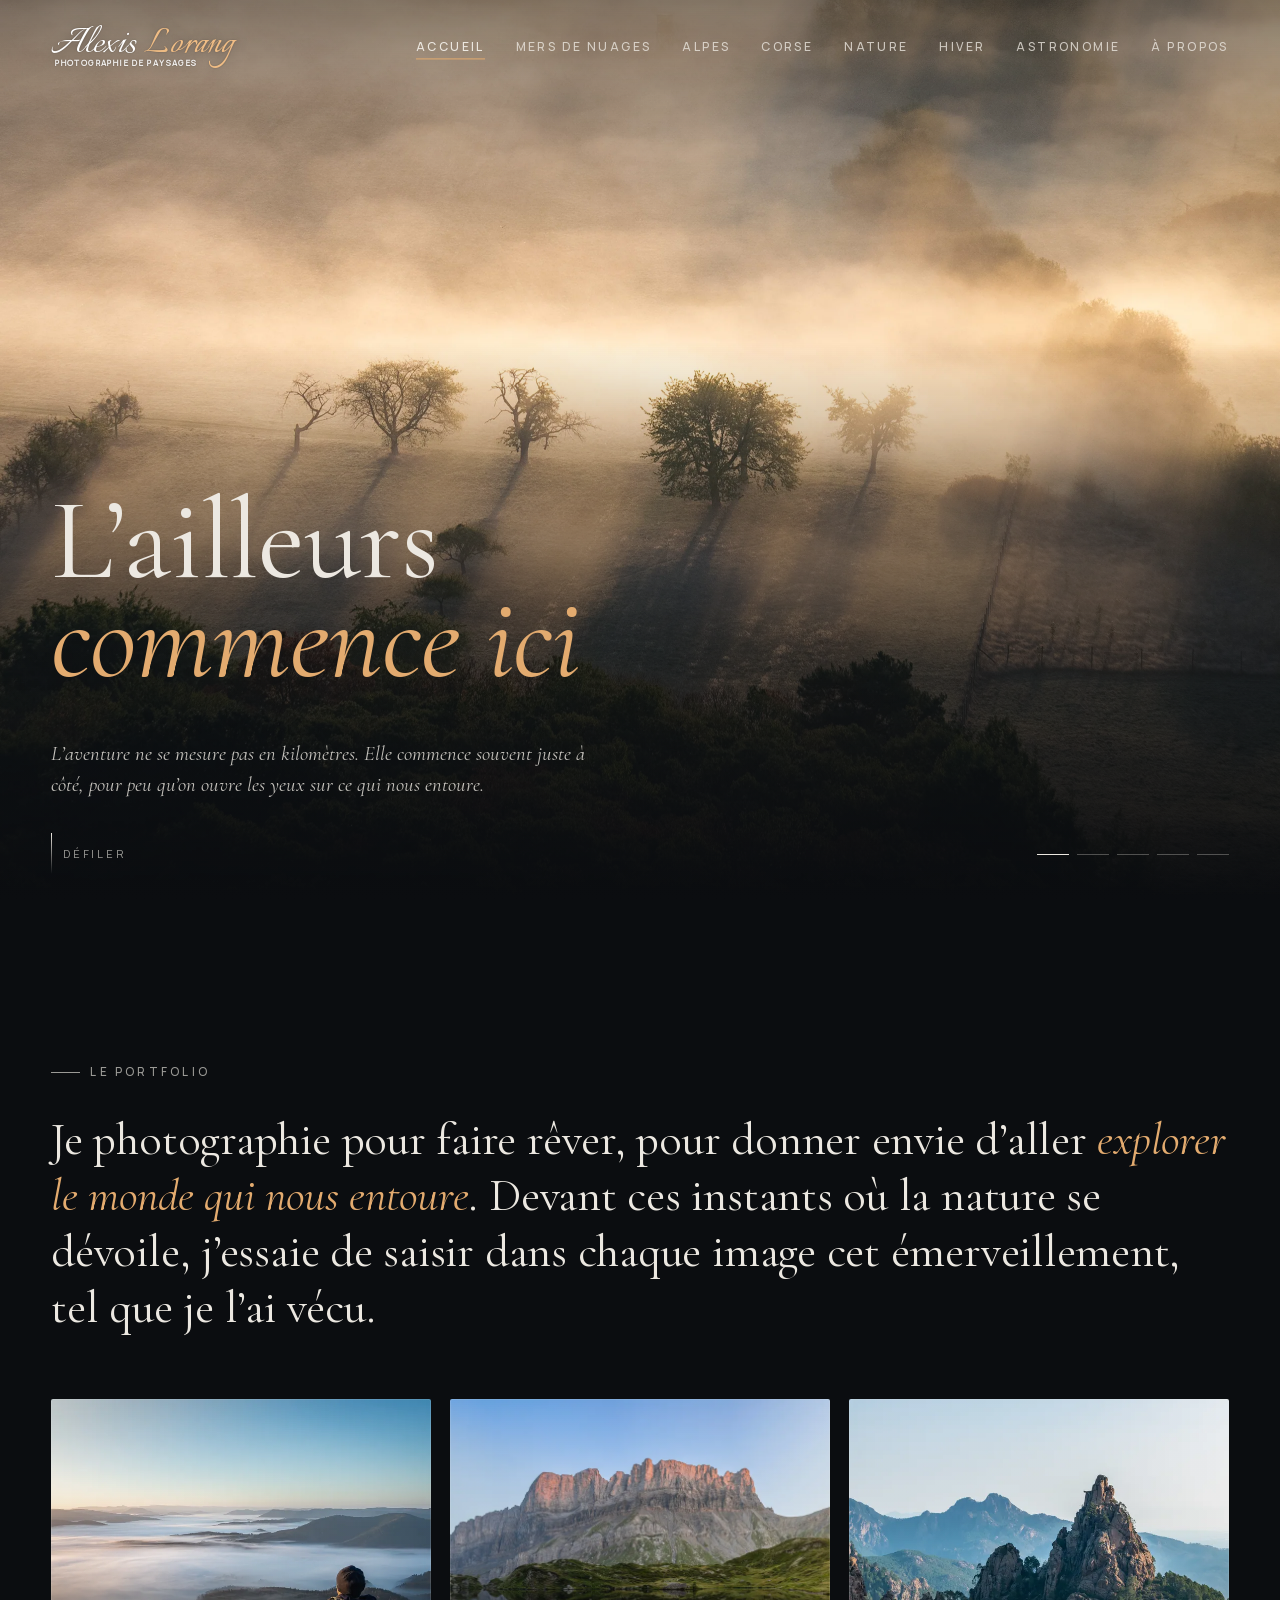
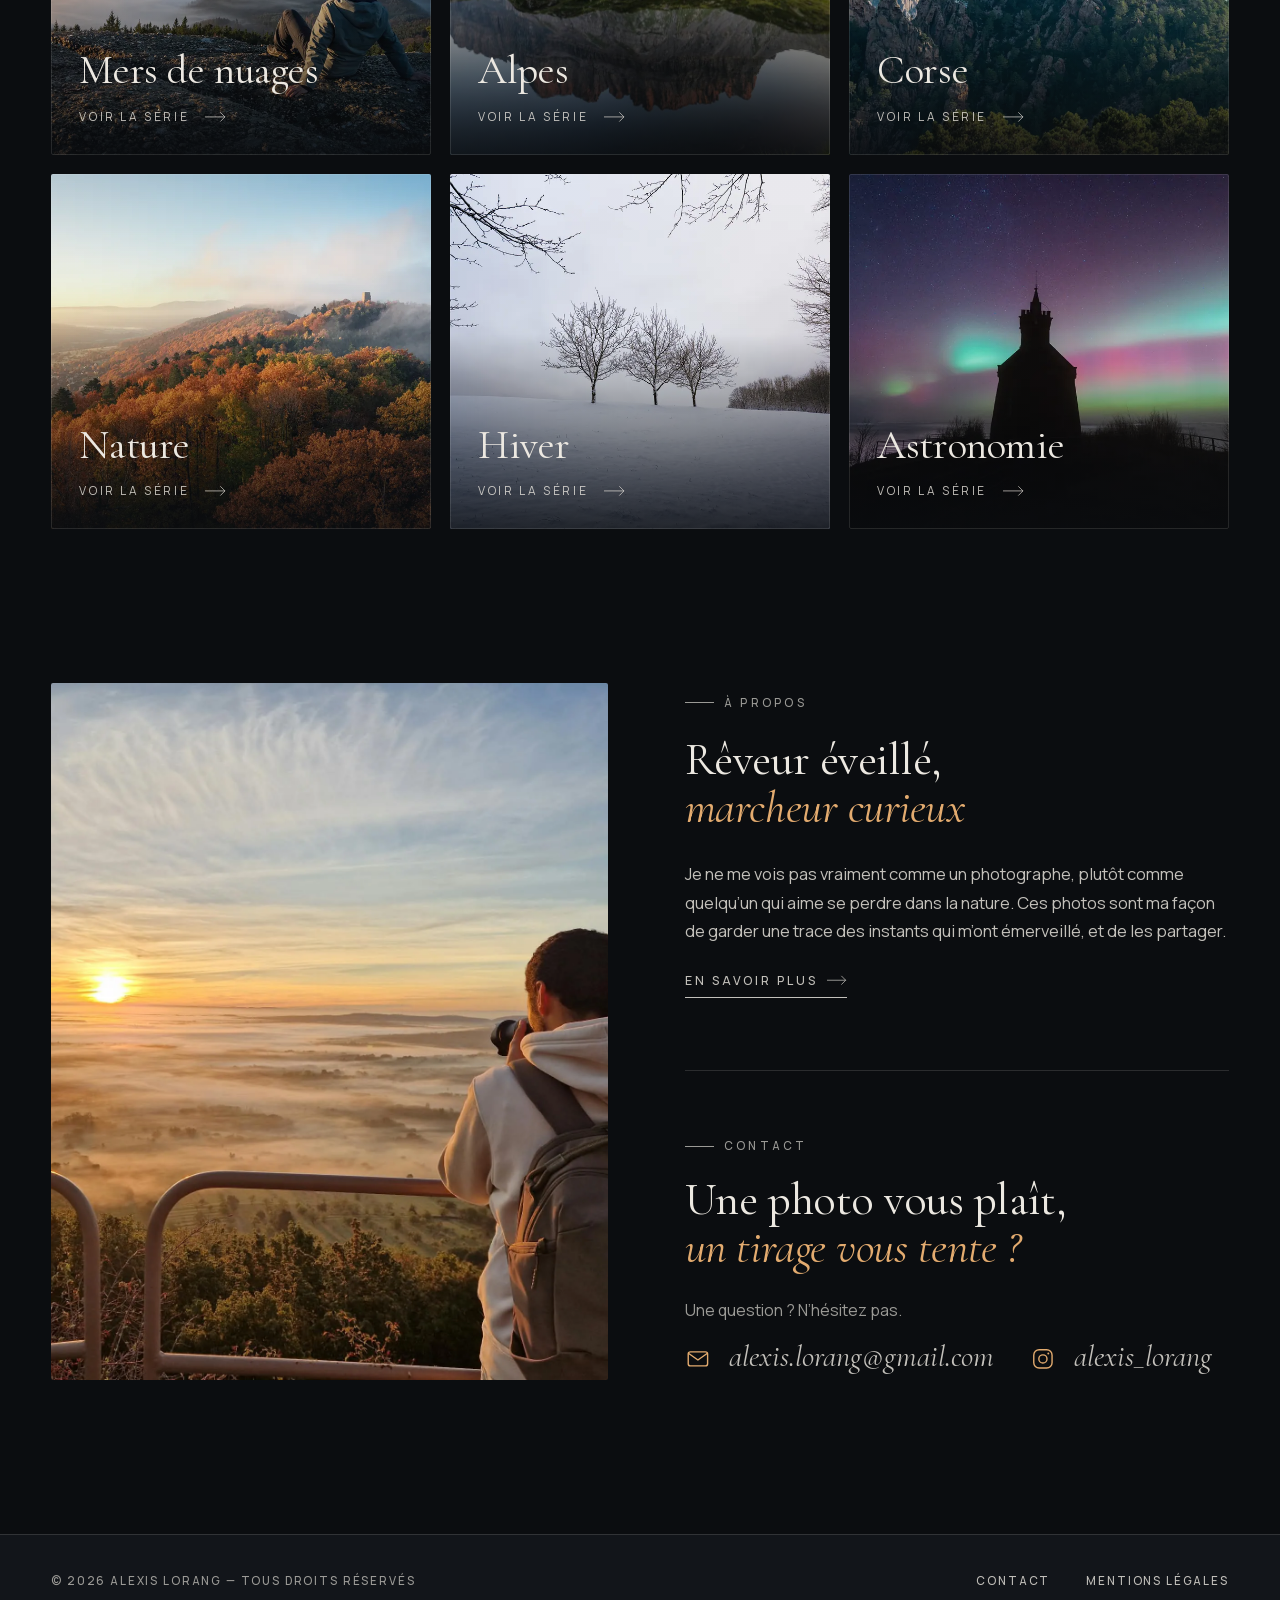
<file: index.html>
<!doctype html>
<html lang="fr">
<head>
  <meta charset="utf-8">
  <meta name="viewport" content="width=device-width, initial-scale=1">
  <!-- À MODIFIER : titre et description affichés dans Google et lors d'un partage -->
  <title>Alexis Lorang — Photographie de paysages</title>
  <meta name="description" content="Portfolio de photographie de paysage : mers de nuages, Alpes, Corse, nature et astronomie.">
  <meta name="theme-color" content="#0b0d10">
  <link rel="icon" href="assets/img/icones/favicon.svg" type="image/svg+xml">
  <link rel="icon" href="assets/img/icones/favicon-32.png" sizes="32x32" type="image/png">
  <link rel="apple-touch-icon" href="assets/img/icones/apple-touch-icon.png">
  <meta name="color-scheme" content="dark">
  <meta property="og:title" content="Alexis Lorang — Photographie de paysages">
  <meta property="og:description" content="Sommets des Alpes et mers de nuages.">
  <meta property="og:image" content="assets/photos/mers-de-nuages/c2.webp">
  <link rel="stylesheet" href="assets/css/polices.css">
  <link rel="preload" as="image" href="assets/photos/mers-de-nuages/maree-basse/b1.webp">
  <link rel="stylesheet" href="assets/css/style.css">
  <!-- blocking="render" : le cadrage et la mise en page sont appliqués avant le premier affichage
       (sinon la transition entre pages montre la photo de couverture mal placée puis la recale) -->
  <script src="assets/data/disposition.js" defer blocking="render"></script>
  <script src="assets/js/main.js" defer blocking="render"></script>
</head>
<body>

  <header class="entete">
    <!-- À MODIFIER : nom / signature -->
    <a class="logo" href="index.html" aria-label="Alexis Lorang — Accueil"><span class="logo__nom">Alexis <em>Lorang</em></span><span class="logo__sous">Photographie de paysages</span></a>
    <nav class="nav" id="menu" aria-label="Navigation principale"><!-- nav:debut -->
      <div class="nav__item nav__item--accueil"><a href="index.html" aria-current="page"><img src="assets/photos/mers-de-nuages/c2-s.webp" alt="" loading="lazy">Accueil</a></div>
      <div class="nav__item"><a href="mers-de-nuages.html"><img src="assets/photos/mers-de-nuages/dsc4957-s.webp" alt="" loading="lazy">Mers de nuages</a></div>
      <div class="nav__item"><a href="alpes.html"><img src="assets/photos/alpes/aiguilles-rouges/dsc3370-panorama-modifier-s.webp" alt="" loading="lazy">Alpes</a></div>
      <div class="nav__item"><a href="corse.html"><img src="assets/photos/corse/dsc0862-s.webp" alt="" loading="lazy">Corse</a></div>
      <div class="nav__item"><a href="nature.html"><img src="assets/photos/nature/dsc0860-s.webp" alt="" loading="lazy">Nature</a></div>
      <div class="nav__item"><a href="hiver.html"><img src="assets/photos/hiver/dsc6053-modifier-s.webp" alt="" loading="lazy">Hiver</a></div>
      <div class="nav__item"><a href="astronomie.html"><img src="assets/photos/astronomie/aurores-boreales/dsc6161-modifier-s.webp" alt="" loading="lazy">Astronomie</a></div>
      <div class="nav__item"><a href="a-propos.html">À propos</a></div>
      <!-- nav:fin --></nav>
    <button class="burger" type="button" aria-label="Menu" aria-controls="menu" aria-expanded="false"><i></i><i></i></button>
  </header>

  <main>
    <!-- Bandeau : pour changer les images du diaporama, modifier les <img> ci-dessous -->
    <section class="hero">
      <div class="hero__fond" aria-hidden="true">
        <div class="hero__vue est-active"><img src="assets/photos/mers-de-nuages/maree-basse/b1.webp" alt=""></div>
        <div class="hero__vue"><img src="assets/photos/alpes/aiguilles-rouges/dsc3370-panorama-modifier.webp" alt="" loading="lazy"></div>
        <div class="hero__vue"><img src="assets/photos/corse/dsc0862.webp" alt="" loading="lazy"></div>
        <div class="hero__vue"><img src="assets/photos/nature/dsc0860.webp" alt="" loading="lazy"></div>
        <div class="hero__vue"><img src="assets/photos/astronomie/aurores-boreales/dsc6230-modifier-modifier-modifier.webp" alt="" loading="lazy"></div>
      </div>

      <div class="hero__texte">
        <h1>
          <span class="ligne"><span>L’ailleurs</span></span>
          <span class="ligne"><span><em>commence ici</em></span></span>
        </h1>
        <!-- À MODIFIER : phrase d'accroche -->
        <p class="fondu">L’aventure ne se mesure pas en kilomètres. Elle commence souvent juste à côté, pour peu qu’on ouvre les yeux sur ce qui nous entoure.</p>
      </div>

      <div class="hero__bas fondu">
        <span class="defile">Défiler</span>
        <div class="puces"></div>
      </div>
    </section>

    <section class="section">
      <div class="conteneur">
        <span class="surtitre apparait">Le portfolio</span>
        <!-- À MODIFIER : texte de présentation -->
        <p class="manifeste apparait">Je photographie pour faire rêver, pour donner envie d’aller <em>explorer le monde qui nous entoure</em>. Devant ces instants où la nature se dévoile, j’essaie de saisir dans chaque image cet émerveillement, tel que je l’ai vécu.</p>

        <div class="series"><!-- series:debut -->
          <a class="serie" href="mers-de-nuages.html" style="--delai:0.00s">
            <img src="assets/photos/mers-de-nuages/dsc4957.webp" srcset="assets/photos/mers-de-nuages/dsc4957-s.webp 1000w, assets/photos/mers-de-nuages/dsc4957.webp 2560w" sizes="(max-width: 760px) 100vw, 34vw" alt="" loading="lazy">
            <div>
              <h3>Mers de nuages</h3>
              <div class="serie__meta">Voir la série <svg viewBox="0 0 32 16" fill="none" stroke="currentColor" stroke-width="1.2" aria-hidden="true"><path d="M0 8h30M23 1l7 7-7 7"/></svg></div>
            </div>
          </a>
          <a class="serie" href="alpes.html" style="--delai:0.12s">
            <img src="assets/photos/alpes/aiguilles-rouges/dsc3370-panorama-modifier.webp" srcset="assets/photos/alpes/aiguilles-rouges/dsc3370-panorama-modifier-s.webp 1000w, assets/photos/alpes/aiguilles-rouges/dsc3370-panorama-modifier.webp 2560w" sizes="(max-width: 760px) 100vw, 34vw" alt="" loading="lazy">
            <div>
              <h3>Alpes</h3>
              <div class="serie__meta">Voir la série <svg viewBox="0 0 32 16" fill="none" stroke="currentColor" stroke-width="1.2" aria-hidden="true"><path d="M0 8h30M23 1l7 7-7 7"/></svg></div>
            </div>
          </a>
          <a class="serie" href="corse.html" style="--delai:0.24s">
            <img src="assets/photos/corse/dsc0862.webp" srcset="assets/photos/corse/dsc0862-s.webp 1000w, assets/photos/corse/dsc0862.webp 2560w" sizes="(max-width: 760px) 100vw, 34vw" alt="" loading="lazy">
            <div>
              <h3>Corse</h3>
              <div class="serie__meta">Voir la série <svg viewBox="0 0 32 16" fill="none" stroke="currentColor" stroke-width="1.2" aria-hidden="true"><path d="M0 8h30M23 1l7 7-7 7"/></svg></div>
            </div>
          </a>
          <a class="serie" href="nature.html" style="--delai:0.00s">
            <img src="assets/photos/nature/dsc0860.webp" srcset="assets/photos/nature/dsc0860-s.webp 1000w, assets/photos/nature/dsc0860.webp 2560w" sizes="(max-width: 760px) 100vw, 34vw" alt="" loading="lazy">
            <div>
              <h3>Nature</h3>
              <div class="serie__meta">Voir la série <svg viewBox="0 0 32 16" fill="none" stroke="currentColor" stroke-width="1.2" aria-hidden="true"><path d="M0 8h30M23 1l7 7-7 7"/></svg></div>
            </div>
          </a>
          <a class="serie" href="hiver.html" style="--delai:0.12s">
            <img src="assets/photos/hiver/dsc6053-modifier.webp" srcset="assets/photos/hiver/dsc6053-modifier-s.webp 738w, assets/photos/hiver/dsc6053-modifier.webp 1889w" sizes="(max-width: 760px) 100vw, 34vw" alt="" loading="lazy">
            <div>
              <h3>Hiver</h3>
              <div class="serie__meta">Voir la série <svg viewBox="0 0 32 16" fill="none" stroke="currentColor" stroke-width="1.2" aria-hidden="true"><path d="M0 8h30M23 1l7 7-7 7"/></svg></div>
            </div>
          </a>
          <a class="serie" href="astronomie.html" style="--delai:0.24s">
            <img src="assets/photos/astronomie/aurores-boreales/dsc6161-modifier.webp" srcset="assets/photos/astronomie/aurores-boreales/dsc6161-modifier-s.webp 1000w, assets/photos/astronomie/aurores-boreales/dsc6161-modifier.webp 2560w" sizes="(max-width: 760px) 100vw, 34vw" alt="" loading="lazy">
            <div>
              <h3>Astronomie</h3>
              <div class="serie__meta">Voir la série <svg viewBox="0 0 32 16" fill="none" stroke="currentColor" stroke-width="1.2" aria-hidden="true"><path d="M0 8h30M23 1l7 7-7 7"/></svg></div>
            </div>
          </a>
          <!-- series:fin --></div>
      </div>
    </section>

    <section class="section section--serree">
      <div class="conteneur deux-colonnes">
        <div class="cadre cadre--portrait devoile">
          <img src="assets/img/a-propos.webp" alt="Le photographe de dos, appareil à l’œil, face au soleil levant sur une plaine noyée de brume" width="2048" height="1536" style="object-position: 70% 50%" loading="lazy">
        </div>
        <div class="texte">
          <span class="surtitre apparait">À propos</span>
          <h2 class="apparait">Rêveur éveillé, <em>marcheur curieux</em></h2>
          <!-- À MODIFIER : courte présentation -->
          <p class="apparait">Je ne me vois pas vraiment comme un photographe, plutôt comme quelqu’un qui aime se perdre dans la nature. Ces photos sont ma façon de garder une trace des instants qui m’ont émerveillé, et de les partager.</p>
          <p class="apparait"><a class="lien" href="a-propos.html">En savoir plus
            <svg viewBox="0 0 32 16" fill="none" stroke="currentColor" stroke-width="1.2" aria-hidden="true"><path d="M0 8h30M23 1l7 7-7 7"/></svg></a></p>
          <!-- Contact : dans la colonne de droite, sous la présentation -->
          <div class="contact contact--colonne">
            <span class="surtitre apparait">Contact</span>
            <h2 class="apparait">Une photo vous plaît, <em>un tirage vous tente&nbsp;?</em></h2>
            <p class="contact__note apparait">Une question&nbsp;? N’hésitez pas.</p>
            <!-- Mail et Instagram au même niveau : icône épurée + identifiant -->
            <ul class="contact__liens apparait">
              <li><a class="contact__lien" href="mailto:alexis.lorang@gmail.com">
                <svg viewBox="0 0 24 24" aria-hidden="true"><rect x="3" y="5.5" width="18" height="13" rx="2"/><path d="m3.5 7 8.5 6 8.5-6"/></svg>
                <span>alexis.lorang@gmail.com</span></a></li>
              <li><a class="contact__lien" href="https://www.instagram.com/alexis_lorang/" target="_blank" rel="noopener" aria-label="Instagram : alexis_lorang">
                <svg viewBox="0 0 24 24" aria-hidden="true"><rect x="3.5" y="3.5" width="17" height="17" rx="5"/><circle cx="12" cy="12" r="3.8"/><circle class="plein" cx="17" cy="7" r="0.9"/></svg>
                <span>alexis_lorang</span></a></li>
            </ul>
          </div>
        </div>
      </div>
    </section>
  </main>

  <footer class="pied">
    <p class="pied__copy">© <span data-annee>2026</span> Alexis Lorang <span class="pied__droits">— Tous droits réservés</span></p>
    <nav class="pied__liens" aria-label="Liens utiles">
      <a href="a-propos.html#contact">Contact</a>
      <a href="mentions-legales.html">Mentions légales</a>
    </nav>
  </footer>

</body>
</html>
</file>
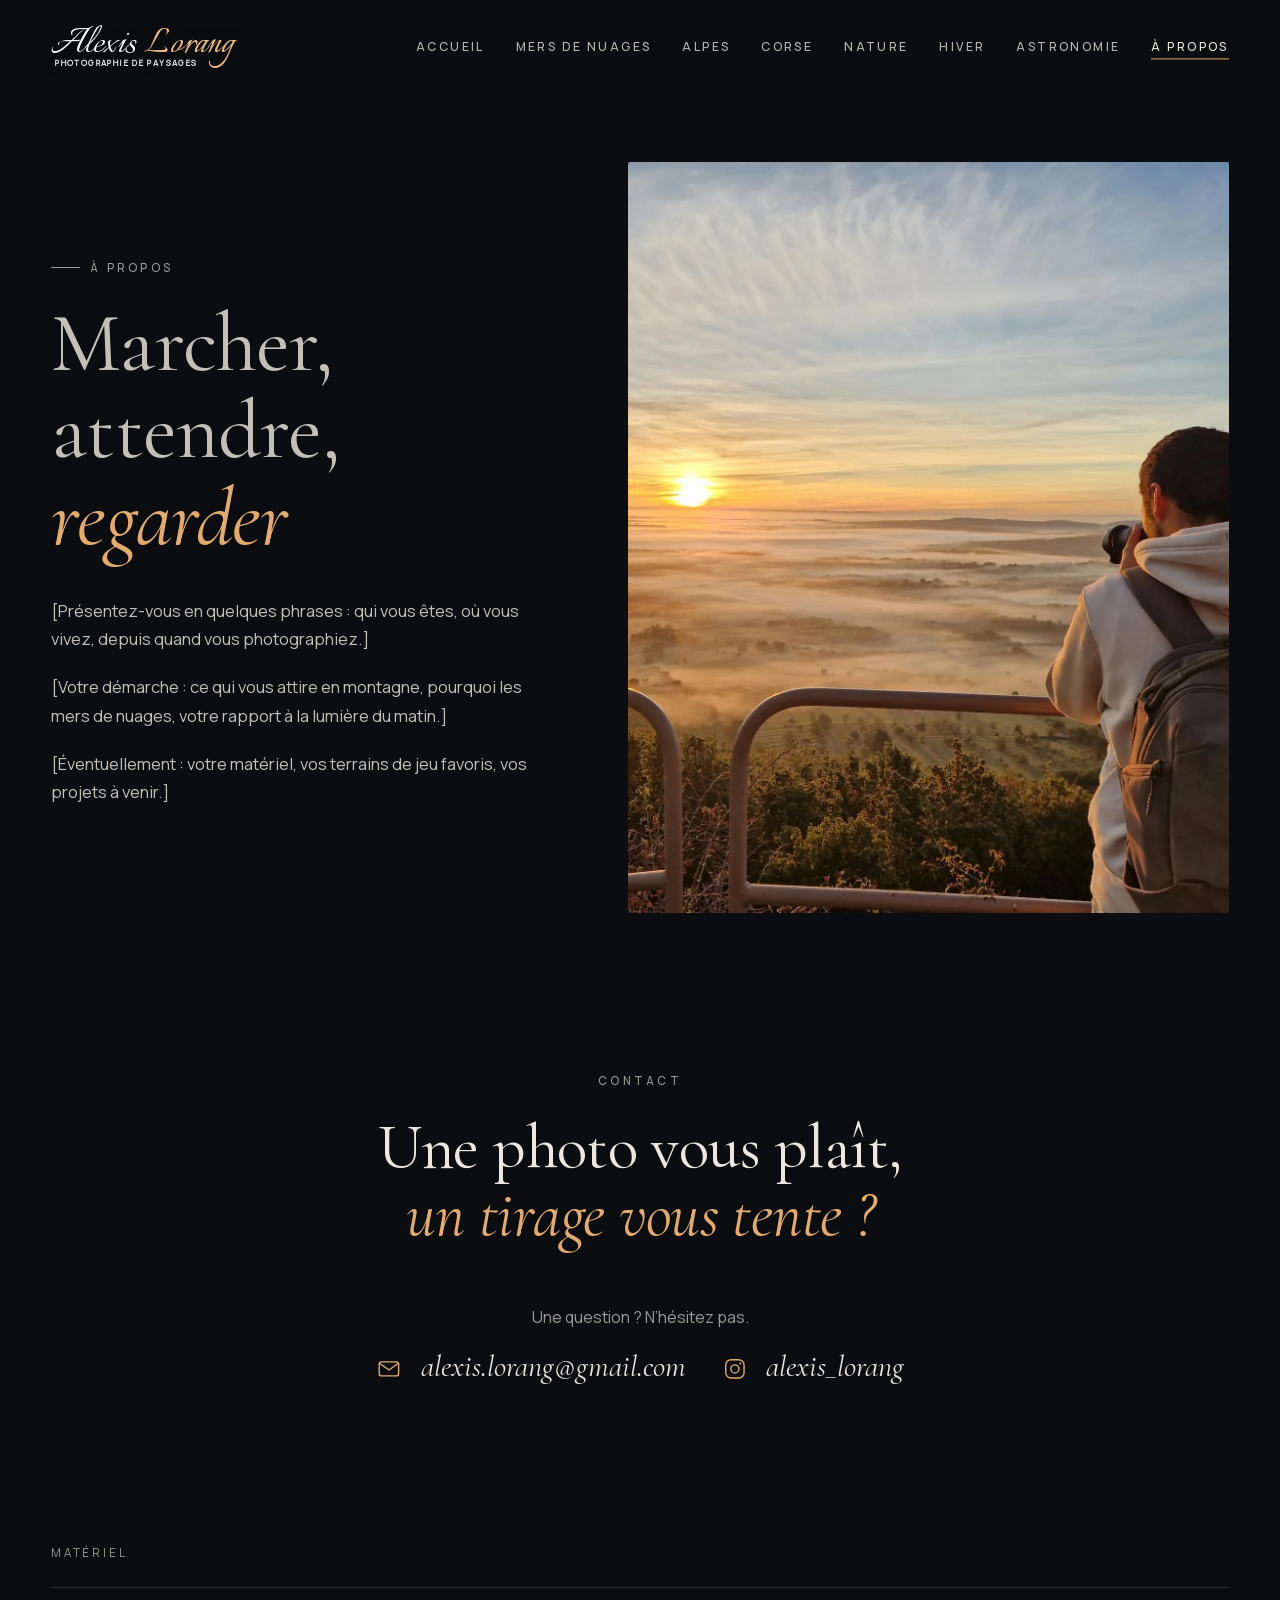
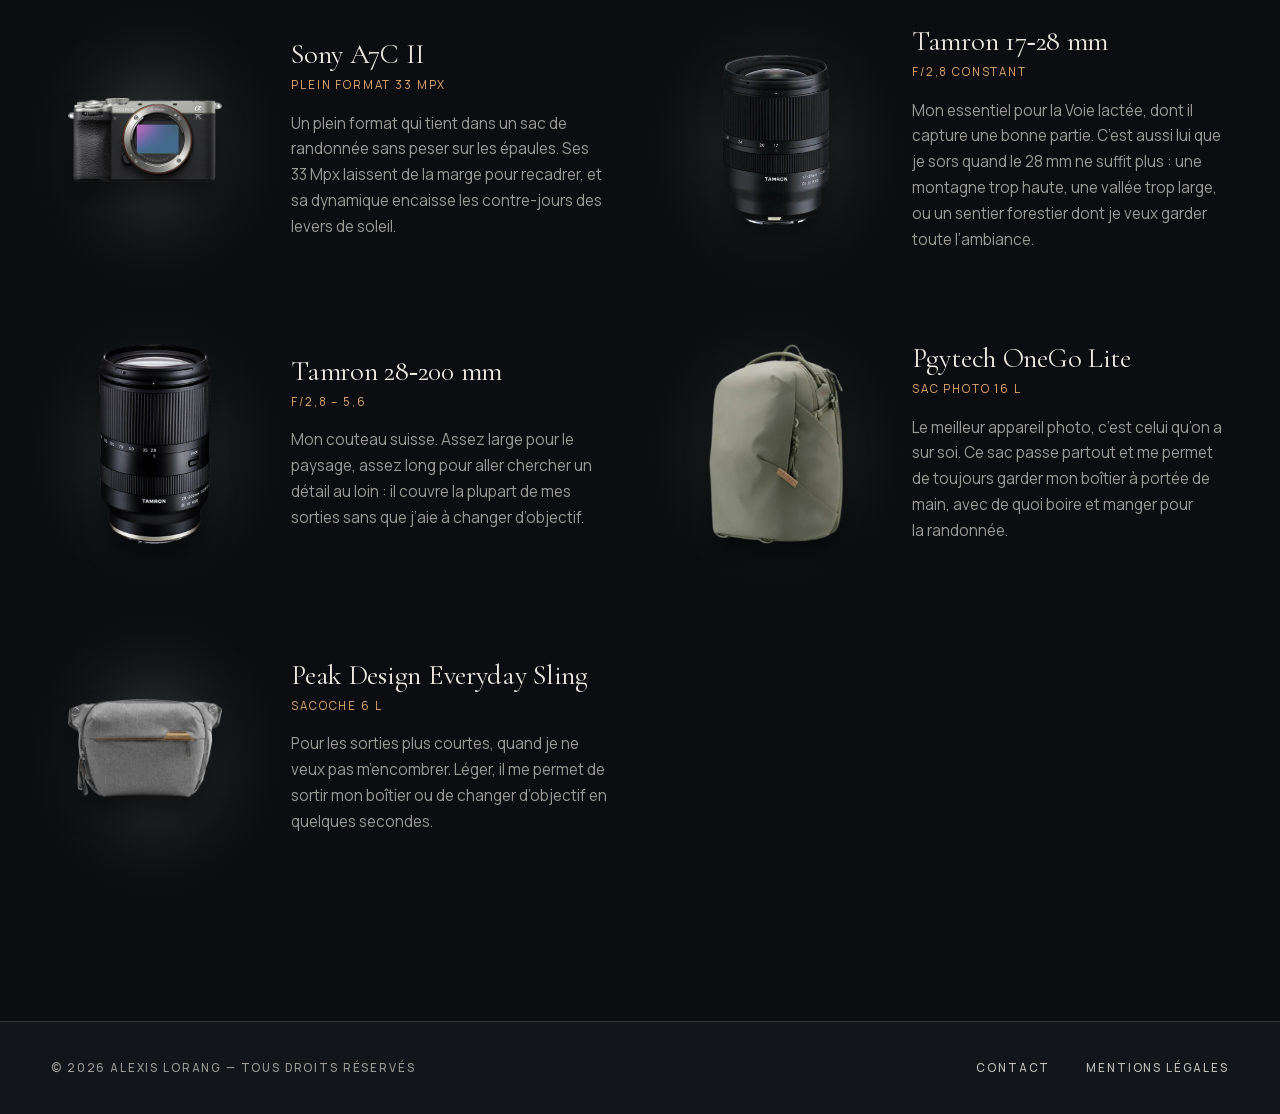
<file: a-propos.html>
<!doctype html>
<html lang="fr">
<head>
  <meta charset="utf-8">
  <meta name="viewport" content="width=device-width, initial-scale=1">
  <title>À propos — Alexis Lorang, photographie de paysages</title>
  <meta name="description" content="À propos du photographe et contact.">
  <meta name="theme-color" content="#0b0d10">
  <link rel="icon" href="assets/img/icones/favicon.svg" type="image/svg+xml">
  <link rel="icon" href="assets/img/icones/favicon-32.png" sizes="32x32" type="image/png">
  <link rel="apple-touch-icon" href="assets/img/icones/apple-touch-icon.png">
  <meta name="color-scheme" content="dark">
  <link rel="stylesheet" href="assets/css/polices.css">
  <link rel="stylesheet" href="assets/css/style.css">
  <!-- blocking="render" : le cadrage et la mise en page sont appliqués avant le premier affichage
       (sinon la transition entre pages montre la photo de couverture mal placée puis la recale) -->
  <script src="assets/data/disposition.js" defer blocking="render"></script>
  <script src="assets/js/main.js" defer blocking="render"></script>
</head>
<body>

  <header class="entete">
    <a class="logo" href="index.html" aria-label="Alexis Lorang — Accueil"><span class="logo__nom">Alexis <em>Lorang</em></span><span class="logo__sous">Photographie de paysages</span></a>
    <nav class="nav" id="menu" aria-label="Navigation principale"><!-- nav:debut -->
      <div class="nav__item nav__item--accueil"><a href="index.html"><img src="assets/photos/mers-de-nuages/c2-s.webp" alt="" loading="lazy">Accueil</a></div>
      <div class="nav__item"><a href="mers-de-nuages.html"><img src="assets/photos/mers-de-nuages/dsc4957-s.webp" alt="" loading="lazy">Mers de nuages</a></div>
      <div class="nav__item"><a href="alpes.html"><img src="assets/photos/alpes/aiguilles-rouges/dsc3370-panorama-modifier-s.webp" alt="" loading="lazy">Alpes</a></div>
      <div class="nav__item"><a href="corse.html"><img src="assets/photos/corse/dsc0862-s.webp" alt="" loading="lazy">Corse</a></div>
      <div class="nav__item"><a href="nature.html"><img src="assets/photos/nature/dsc0860-s.webp" alt="" loading="lazy">Nature</a></div>
      <div class="nav__item"><a href="hiver.html"><img src="assets/photos/hiver/dsc6053-modifier-s.webp" alt="" loading="lazy">Hiver</a></div>
      <div class="nav__item"><a href="astronomie.html"><img src="assets/photos/astronomie/aurores-boreales/dsc6161-modifier-s.webp" alt="" loading="lazy">Astronomie</a></div>
      <div class="nav__item"><a href="a-propos.html" aria-current="page">À propos</a></div>
      <!-- nav:fin --></nav>
    <button class="burger" type="button" aria-label="Menu" aria-controls="menu" aria-expanded="false"><i></i><i></i></button>
  </header>

  <main>
    <section class="section section--apropos">
      <div class="conteneur deux-colonnes">
        <div class="texte">
          <span class="surtitre fondu">À propos</span>
          <h1 style="font-size: clamp(2.8rem, 6.5vw, 5.5rem); margin: 1.4rem 0 2.2rem">
            <span class="ligne"><span>Marcher,</span></span>
            <span class="ligne"><span>attendre,</span></span>
            <span class="ligne"><span><em>regarder</em></span></span>
          </h1>
          <!-- À MODIFIER : votre présentation -->
          <p class="fondu">[Présentez-vous en quelques phrases : qui vous êtes, où vous vivez, depuis quand vous photographiez.]</p>
          <p class="fondu">[Votre démarche : ce qui vous attire en montagne, pourquoi les mers de nuages, votre rapport à la lumière du matin.]</p>
          <p class="fondu">[Éventuellement : votre matériel, vos terrains de jeu favoris, vos projets à venir.]</p>
        </div>
        <div class="cadre cadre--portrait devoile">
          <img src="assets/img/a-propos.webp" alt="Le photographe de dos, appareil à l’œil, face au soleil levant sur une plaine noyée de brume" width="2048" height="1536" style="object-position: 70% 50%">
        </div>
      </div>
    </section>

    <section class="section section--serree contact" id="contact">
      <div class="conteneur">
        <span class="surtitre apparait">Contact</span>
        <h2 class="apparait">Une photo vous plaît, <em>un tirage vous tente&nbsp;?</em></h2>
        <p class="contact__note apparait">Une question&nbsp;? N’hésitez pas.</p>
        <!-- Mail et Instagram au même niveau : icône épurée + identifiant -->
        <ul class="contact__liens apparait">
          <li><a class="contact__lien" href="mailto:alexis.lorang@gmail.com">
            <svg viewBox="0 0 24 24" aria-hidden="true"><rect x="3" y="5.5" width="18" height="13" rx="2"/><path d="m3.5 7 8.5 6 8.5-6"/></svg>
            <span>alexis.lorang@gmail.com</span></a></li>
          <li><a class="contact__lien" href="https://www.instagram.com/alexis_lorang/" target="_blank" rel="noopener" aria-label="Instagram : alexis_lorang">
            <svg viewBox="0 0 24 24" aria-hidden="true"><rect x="3.5" y="3.5" width="17" height="17" rx="5"/><circle cx="12" cy="12" r="3.8"/><circle class="plein" cx="17" cy="7" r="0.9"/></svg>
            <span>alexis_lorang</span></a></li>
        </ul>
      </div>
    </section>

    <!-- Matériel : les objets détourés, posés sur le fond sombre du site sous une lumière douce -->
    <section class="section section--serree materiel" id="materiel">
      <div class="conteneur">
        <div class="galerie-entete apparait"><span>Matériel</span></div>
        <!-- À MODIFIER : les textes de présentation de chaque objet -->
        <ul class="materiel__liste">
          <li class="apparait">
            <div class="materiel__objet"><img class="materiel__boitier" src="assets/img/materiel/sony-a7c2.webp" alt="Sony A7C II, finition argent" width="680" height="372" loading="lazy"></div>
            <div class="materiel__texte">
              <h3>Sony A7C&nbsp;II</h3>
              <p class="materiel__fiche">Plein format 33&nbsp;Mpx</p>
              <p class="materiel__desc">Un plein format qui tient dans un sac de randonnée sans peser sur les épaules. Ses 33&nbsp;Mpx laissent de la marge pour recadrer, et sa dynamique encaisse les contre-jours des levers de soleil.</p>
            </div>
          </li>
          <li class="apparait" style="--delai:.08s">
            <div class="materiel__objet"><img src="assets/img/materiel/tamron-a046.webp" alt="Tamron 17-28 mm f/2,8" width="397" height="620" loading="lazy" style="--h: .85"></div>
            <div class="materiel__texte">
              <h3>Tamron 17&#8209;28&nbsp;mm</h3>
              <p class="materiel__fiche">f/2,8 constant</p>
              <p class="materiel__desc">Mon essentiel pour la Voie lactée, dont il capture une bonne partie. C’est aussi lui que je sors quand le 28&nbsp;mm ne suffit plus&nbsp;: une montagne trop haute, une vallée trop large, ou un sentier forestier dont je veux garder toute l’ambiance.</p>
            </div>
          </li>
          <li class="apparait" style="--delai:.16s">
            <div class="materiel__objet"><img src="assets/img/materiel/tamron-a071.webp" alt="Tamron 28-200 mm f/2,8-5,6" width="348" height="620" loading="lazy"></div>
            <div class="materiel__texte">
              <h3>Tamron 28&#8209;200&nbsp;mm</h3>
              <p class="materiel__fiche">f/2,8 – 5,6</p>
              <p class="materiel__desc">Mon couteau suisse. Assez large pour le paysage, assez long pour aller chercher un détail au loin&nbsp;: il couvre la plupart de mes sorties sans que j’aie à changer d’objectif.</p>
            </div>
          </li>
          <li class="apparait" style="--delai:.24s">
            <div class="materiel__objet"><img src="assets/img/materiel/pgytech-onego-lite-16.webp" alt="Sac à dos Pgytech OneGo Lite 16 L, coloris vert sauge" width="418" height="620" loading="lazy"></div>
            <div class="materiel__texte">
              <h3>Pgytech OneGo&nbsp;Lite</h3>
              <p class="materiel__fiche">Sac photo 16&nbsp;L</p>
              <p class="materiel__desc">Le meilleur appareil photo, c’est celui qu’on a sur soi. Ce sac passe partout et me permet de toujours garder mon boîtier à portée de main, avec de quoi boire et manger pour la randonnée.</p>
            </div>
          </li>
          <li class="apparait" style="--delai:.32s">
            <div class="materiel__objet"><img class="materiel__boitier" src="assets/img/materiel/peak-design-everyday-sling-6l.webp" alt="Sacoche Peak Design Everyday Sling 6 L, coloris gris" width="680" height="435" loading="lazy"></div>
            <div class="materiel__texte">
              <h3>Peak Design Everyday&nbsp;Sling</h3>
              <p class="materiel__fiche">Sacoche 6&nbsp;L</p>
              <p class="materiel__desc">Pour les sorties plus courtes, quand je ne veux pas m’encombrer. Léger, il me permet de sortir mon boîtier ou de changer d’objectif en quelques secondes.</p>
            </div>
          </li>
        </ul>
      </div>
    </section>
  </main>

  <footer class="pied">
    <p class="pied__copy">© <span data-annee>2026</span> Alexis Lorang <span class="pied__droits">— Tous droits réservés</span></p>
    <nav class="pied__liens" aria-label="Liens utiles">
      <a href="a-propos.html#contact">Contact</a>
      <a href="mentions-legales.html">Mentions légales</a>
    </nav>
  </footer>

</body>
</html>
</file>
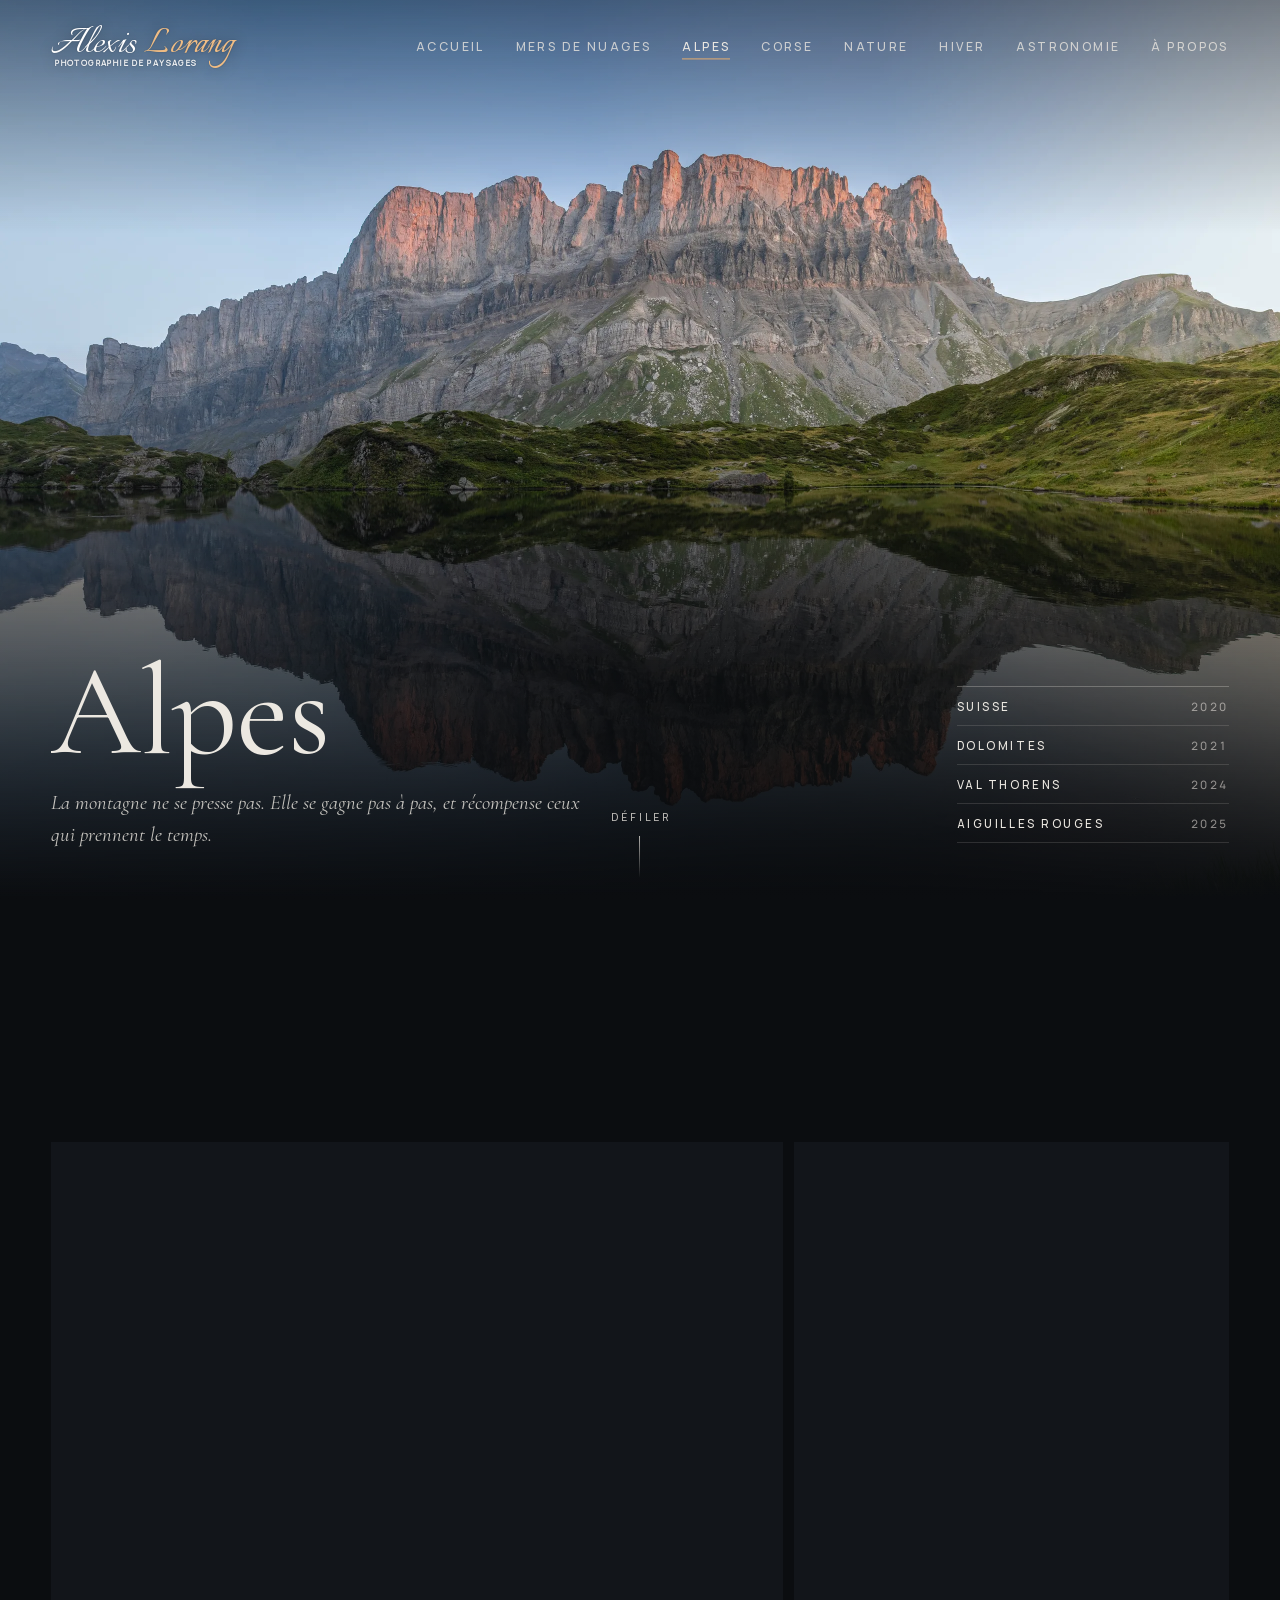
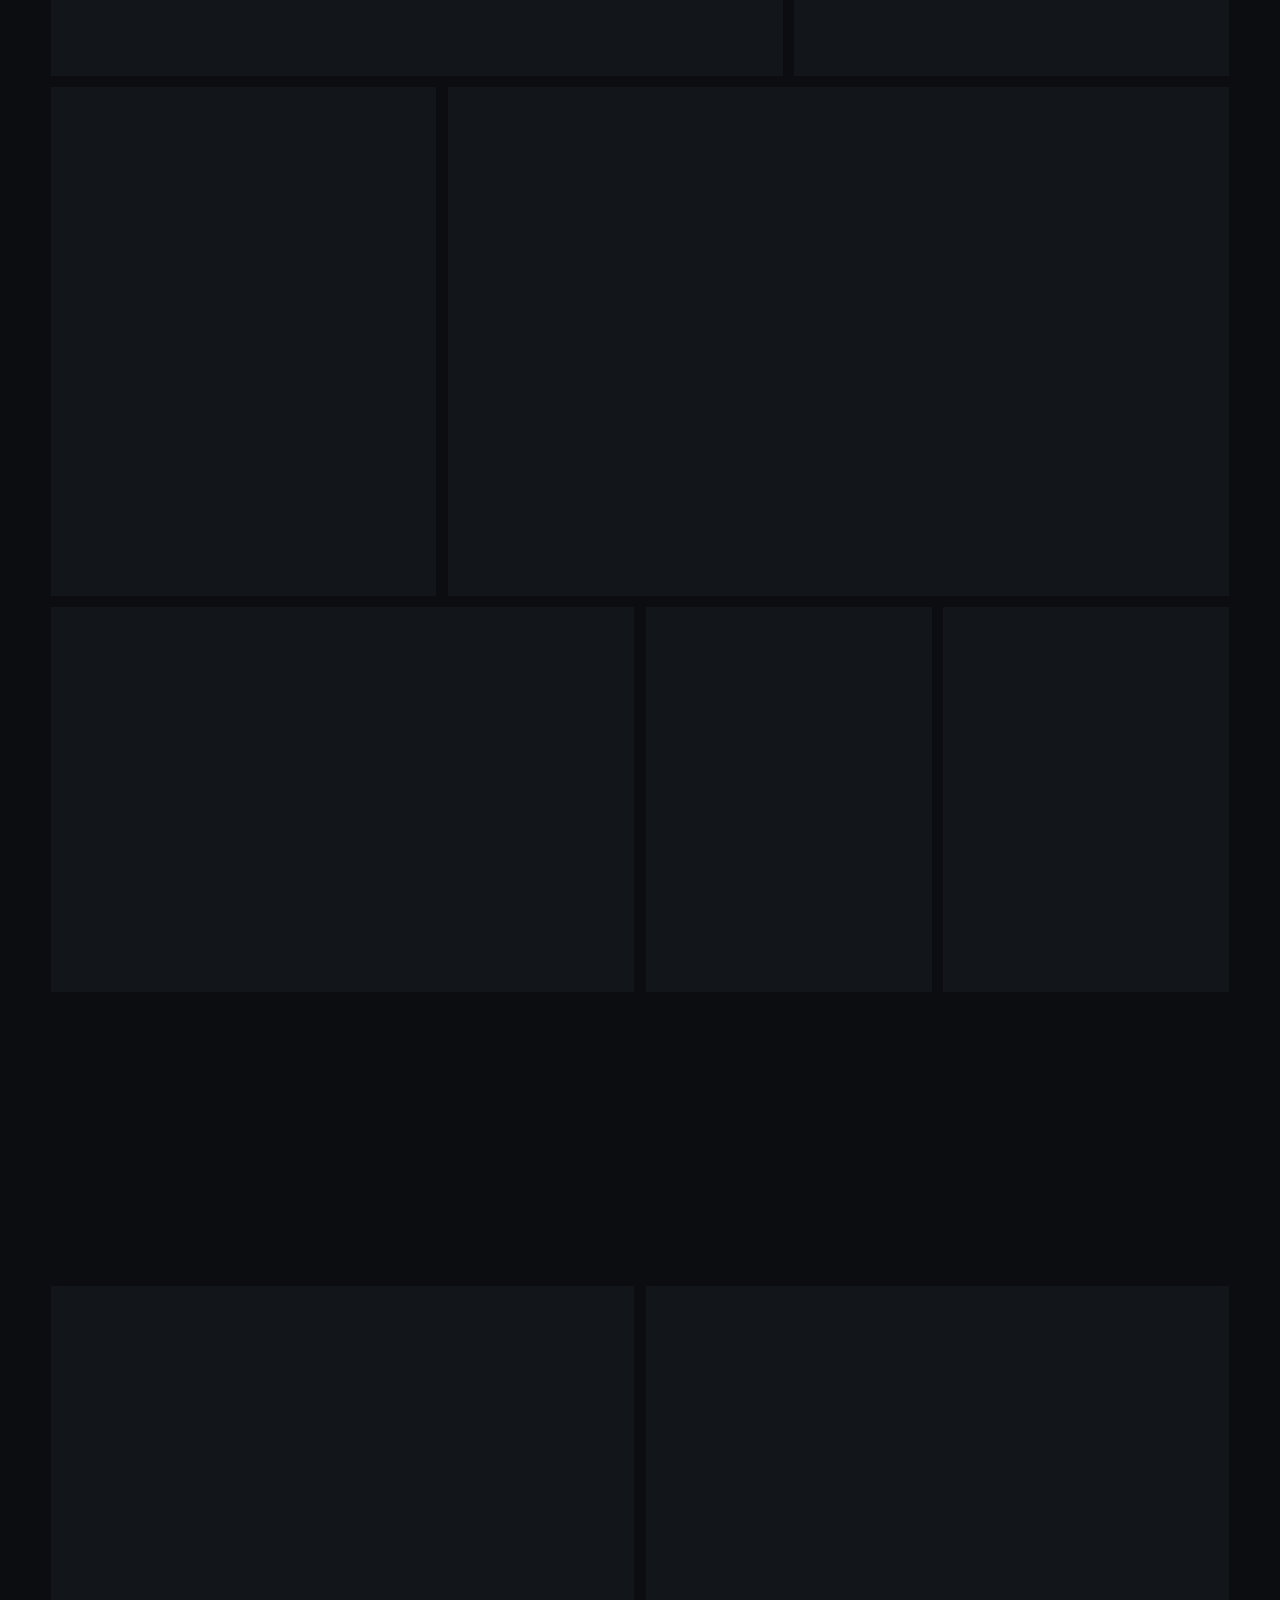
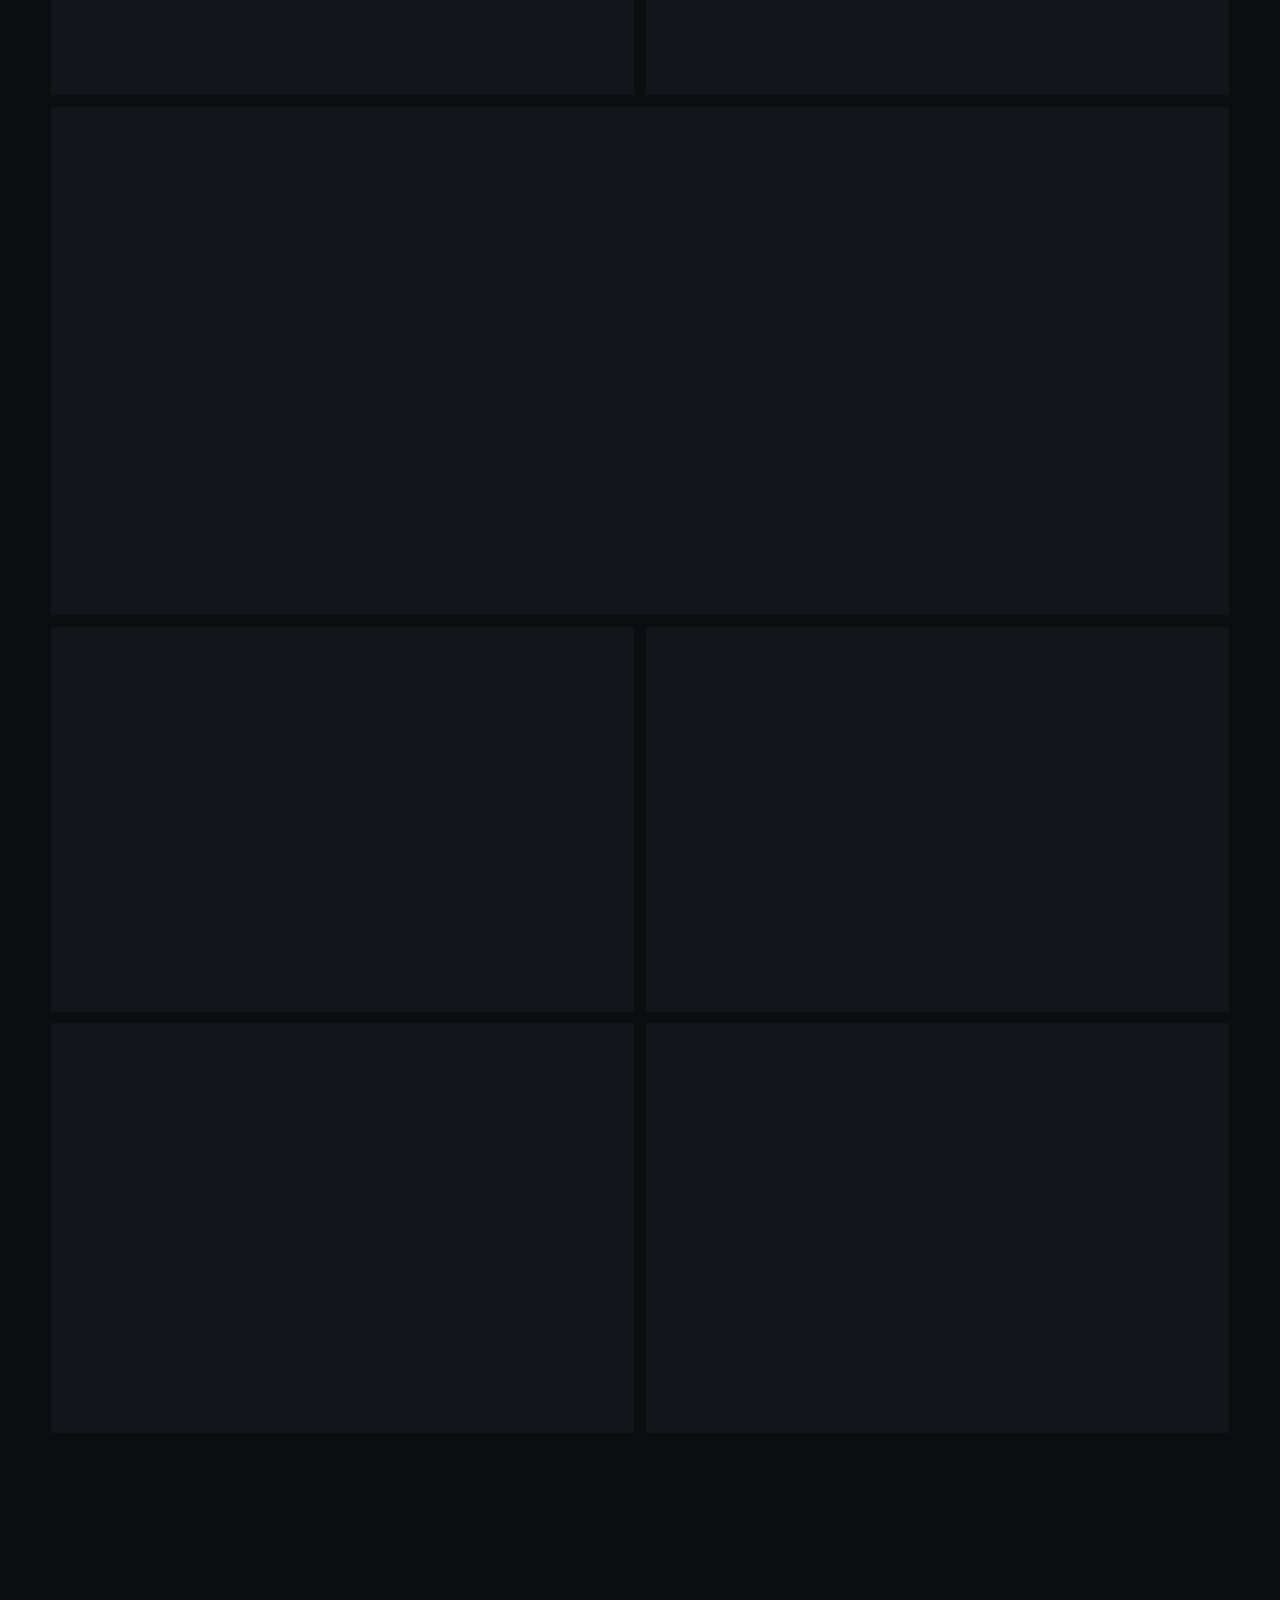
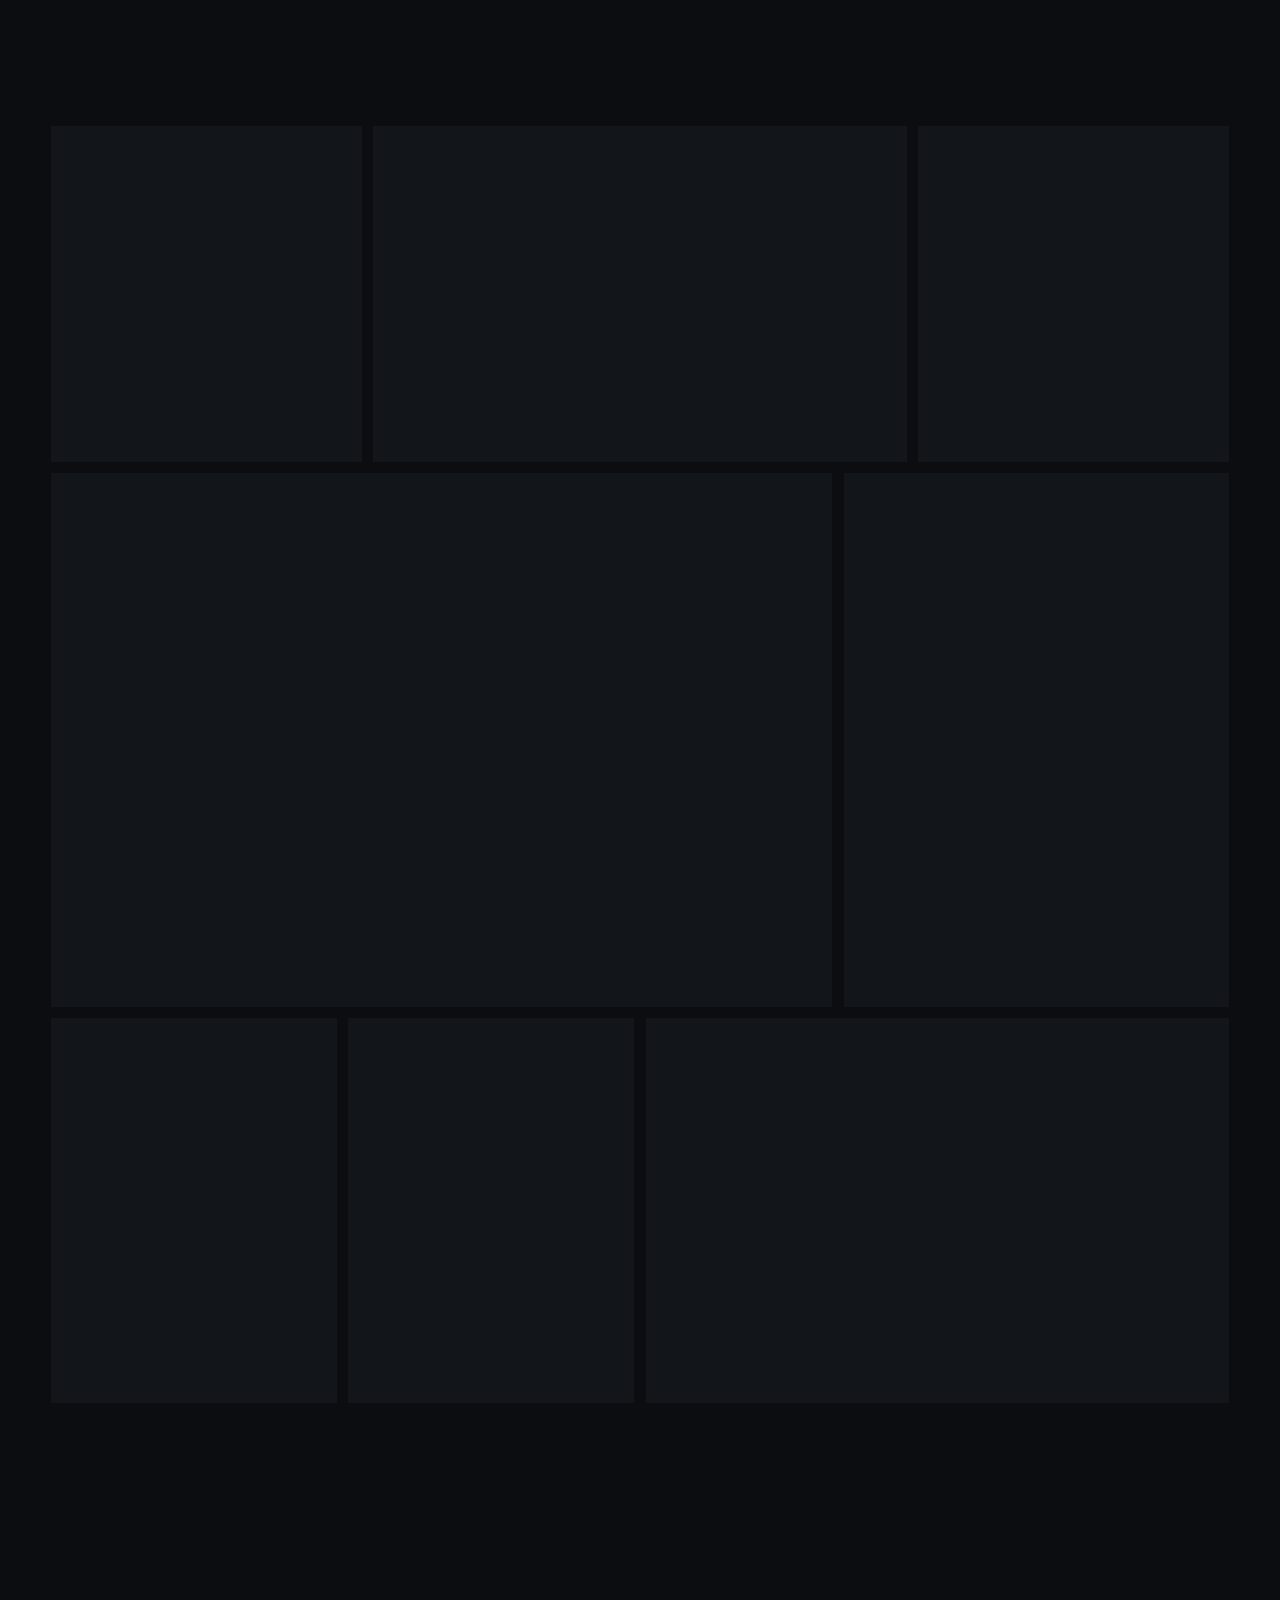
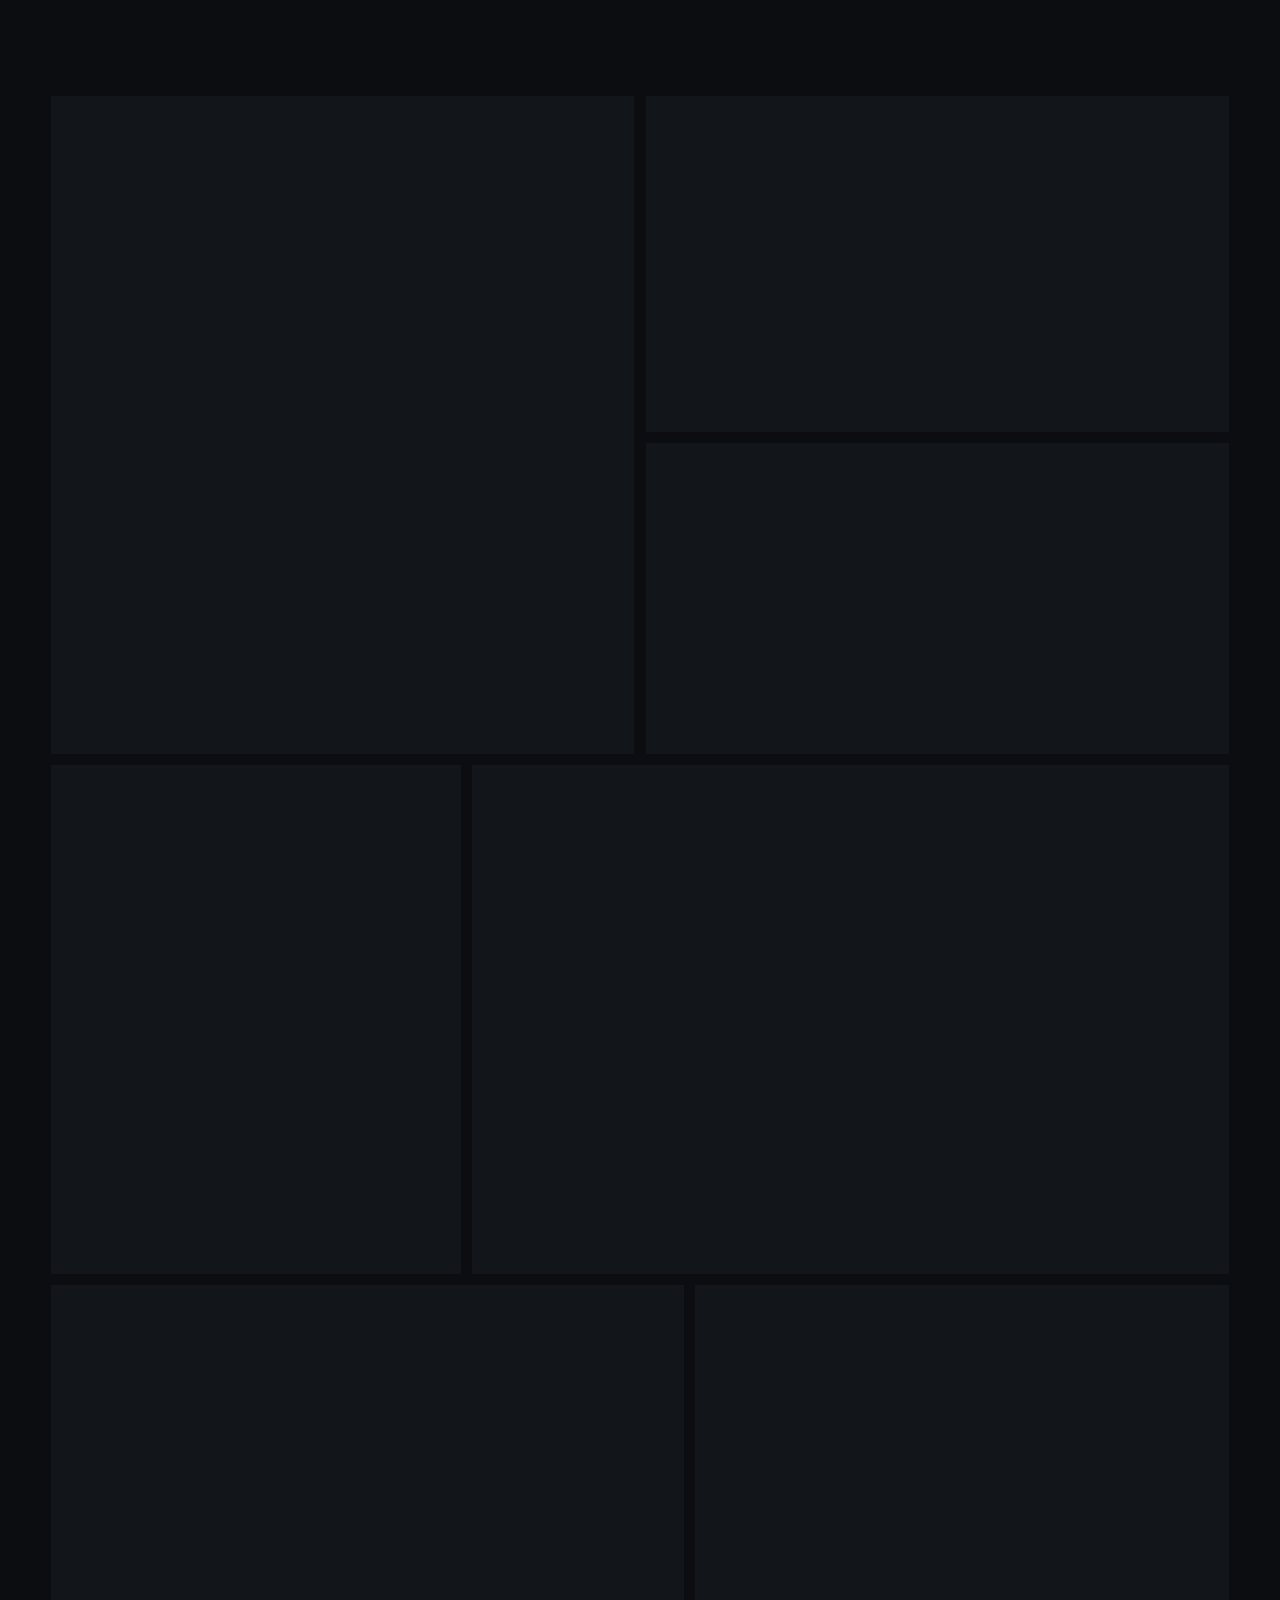
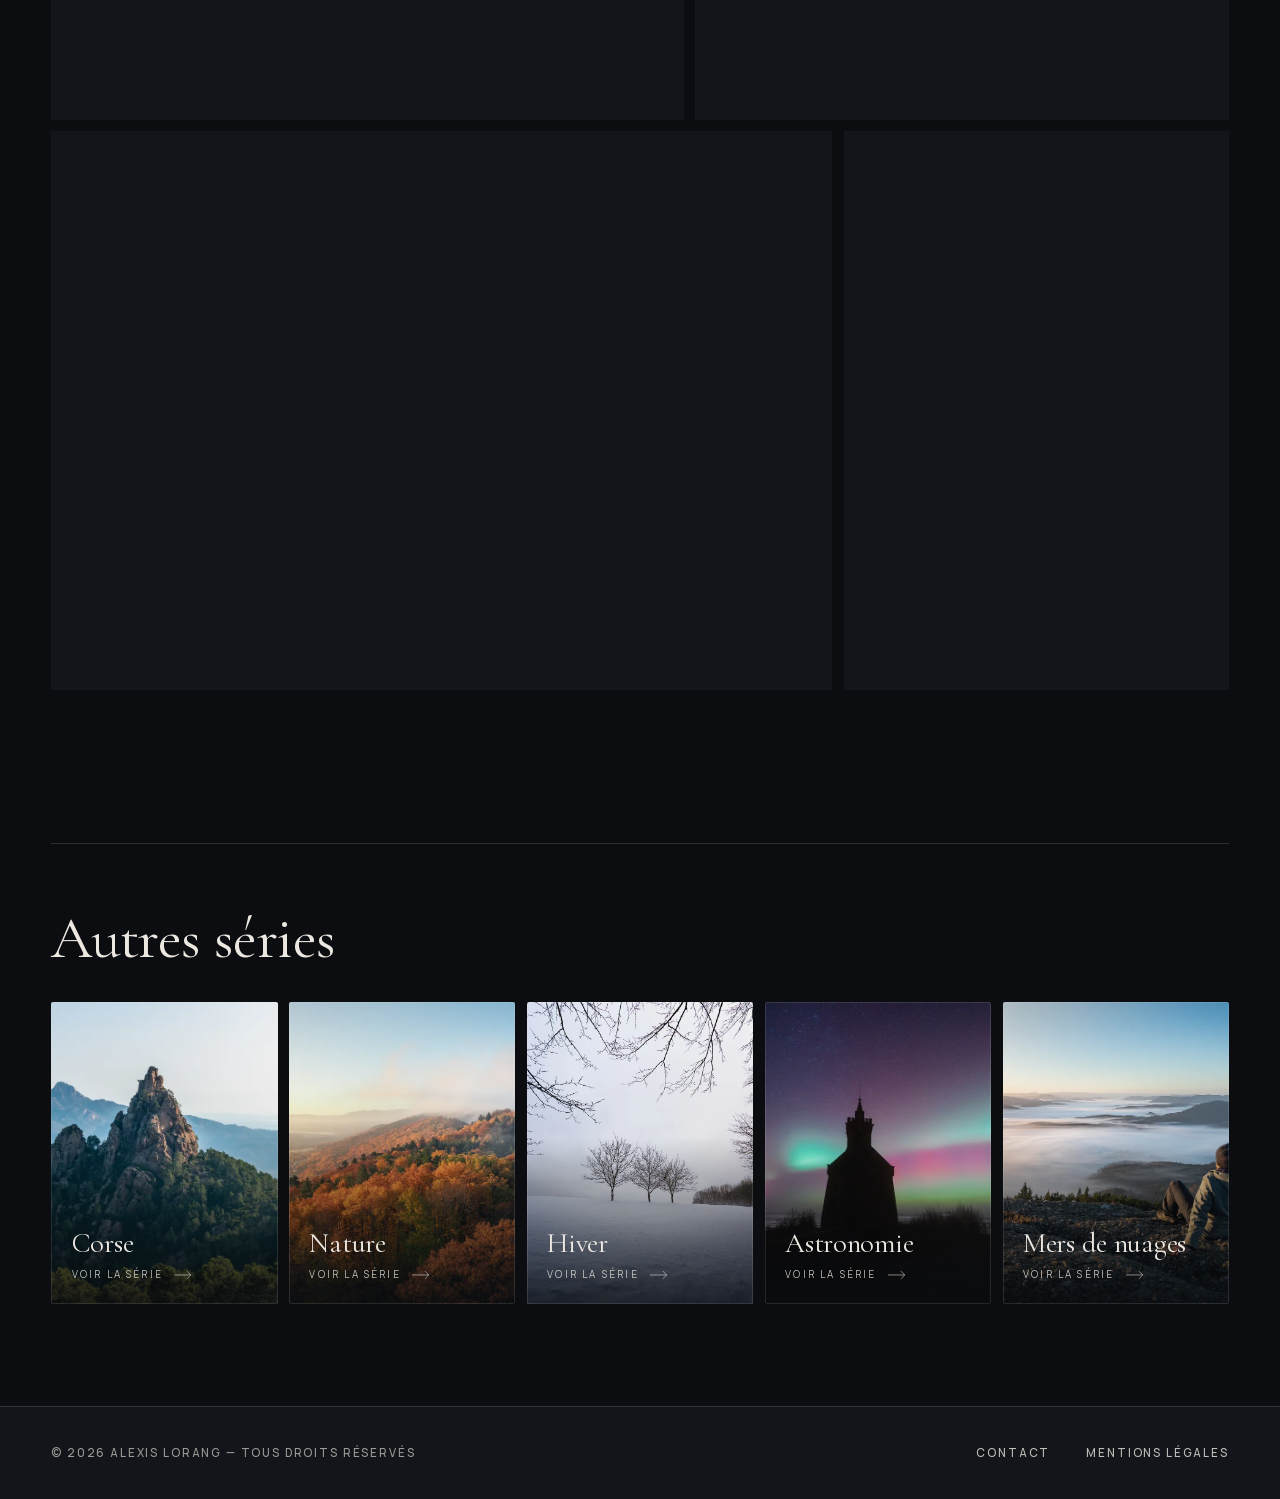
<file: alpes.html>
<!doctype html>
<html lang="fr">
<head>
  <meta charset="utf-8">
  <meta name="viewport" content="width=device-width, initial-scale=1">
  <title>Alpes — Alexis Lorang, photographie de paysages</title>
  <!-- À MODIFIER : description affichée dans Google -->
  <meta name="description" content="Série Alpes — photographies d'Alexis Lorang.">
  <meta name="theme-color" content="#0b0d10">
  <link rel="icon" href="assets/img/icones/favicon.svg" type="image/svg+xml">
  <link rel="icon" href="assets/img/icones/favicon-32.png" sizes="32x32" type="image/png">
  <link rel="apple-touch-icon" href="assets/img/icones/apple-touch-icon.png">
  <meta name="color-scheme" content="dark">
  <meta property="og:title" content="Alpes — Alexis Lorang, photographie de paysages">
  <meta property="og:image" content="assets/photos/alpes/aiguilles-rouges/dsc3370-panorama-modifier.webp">
  <link rel="stylesheet" href="assets/css/polices.css">
  <link rel="preload" as="image" href="assets/photos/alpes/aiguilles-rouges/dsc3370-panorama-modifier.webp">
  <link rel="stylesheet" href="assets/css/style.css">
  <!-- blocking="render" : le cadrage et la mise en page sont appliqués avant le premier affichage
       (sinon la transition entre pages montre la photo de couverture mal placée puis la recale) -->
  <script src="assets/data/photos.js" defer blocking="render"></script>
  <script src="assets/data/gabarits.js" defer blocking="render"></script>
  <script src="assets/data/disposition.js" defer blocking="render"></script>
  <script src="assets/js/main.js" defer blocking="render"></script>
</head>
<body>

  <header class="entete">
    <a class="logo" href="index.html" aria-label="Alexis Lorang — Accueil"><span class="logo__nom">Alexis <em>Lorang</em></span><span class="logo__sous">Photographie de paysages</span></a>
    <nav class="nav" id="menu" aria-label="Navigation principale"><!-- nav:debut -->
      <div class="nav__item nav__item--accueil"><a href="index.html"><img src="assets/photos/mers-de-nuages/c2-s.webp" alt="" loading="lazy">Accueil</a></div>
      <div class="nav__item"><a href="mers-de-nuages.html"><img src="assets/photos/mers-de-nuages/dsc4957-s.webp" alt="" loading="lazy">Mers de nuages</a></div>
      <div class="nav__item"><a href="alpes.html" aria-current="page"><img src="assets/photos/alpes/aiguilles-rouges/dsc3370-panorama-modifier-s.webp" alt="" loading="lazy">Alpes</a></div>
      <div class="nav__item"><a href="corse.html"><img src="assets/photos/corse/dsc0862-s.webp" alt="" loading="lazy">Corse</a></div>
      <div class="nav__item"><a href="nature.html"><img src="assets/photos/nature/dsc0860-s.webp" alt="" loading="lazy">Nature</a></div>
      <div class="nav__item"><a href="hiver.html"><img src="assets/photos/hiver/dsc6053-modifier-s.webp" alt="" loading="lazy">Hiver</a></div>
      <div class="nav__item"><a href="astronomie.html"><img src="assets/photos/astronomie/aurores-boreales/dsc6161-modifier-s.webp" alt="" loading="lazy">Astronomie</a></div>
      <div class="nav__item"><a href="a-propos.html">À propos</a></div>
      <!-- nav:fin --></nav>
    <button class="burger" type="button" aria-label="Menu" aria-controls="menu" aria-expanded="false"><i></i><i></i></button>
  </header>

  <main>
    <section class="hero hero--court">
      <div class="hero__fond" aria-hidden="true">
        <!-- À MODIFIER : image du bandeau de la série -->
        <div class="hero__vue est-active"><img src="assets/photos/alpes/aiguilles-rouges/dsc3370-panorama-modifier.webp" alt=""></div>
      </div>
      <div class="hero__texte">
        <h1><span class="ligne"><span>Alpes</span></span></h1>
        <!-- À MODIFIER : introduction de la série -->
        <p class="fondu">La montagne ne se presse pas. Elle se gagne pas à pas, et récompense ceux qui prennent le temps.</p>
      </div>
      <nav class="hero__index fondu" aria-label="Dans cette série">
        <div class="sous-nav" data-sous-nav></div>
      </nav>
      <a class="hero__defile fondu" href="#galerie">Défiler</a>
    </section>

    <section class="section section--galerie" id="galerie">
      <div class="conteneur">
        <!-- Les photos sont affichées automatiquement à partir de assets/data/photos.js -->
        <div data-serie="alpes"></div>
        <noscript><p>Activez JavaScript pour afficher la galerie.</p></noscript>
      </div>
    </section>
    <!-- suivante:debut -->
    <section class="section section--galerie autres" aria-labelledby="autres-titre">
      <div class="conteneur">
        <h2 class="groupe__titre" id="autres-titre">Autres séries</h2>
        <div class="autres__liste">
          <a class="serie" href="corse.html">
            <img src="assets/photos/corse/dsc0862-s.webp" srcset="assets/photos/corse/dsc0862-s.webp 1000w, assets/photos/corse/dsc0862.webp 2560w" sizes="(max-width: 760px) 50vw, 20vw" alt="" loading="lazy">
            <div>
              <h3>Corse</h3>
              <div class="serie__meta">Voir la série <svg viewBox="0 0 32 16" fill="none" stroke="currentColor" stroke-width="1.2" aria-hidden="true"><path d="M0 8h30M23 1l7 7-7 7"/></svg></div>
            </div>
          </a>
          <a class="serie" href="nature.html">
            <img src="assets/photos/nature/dsc0860-s.webp" srcset="assets/photos/nature/dsc0860-s.webp 1000w, assets/photos/nature/dsc0860.webp 2560w" sizes="(max-width: 760px) 50vw, 20vw" alt="" loading="lazy">
            <div>
              <h3>Nature</h3>
              <div class="serie__meta">Voir la série <svg viewBox="0 0 32 16" fill="none" stroke="currentColor" stroke-width="1.2" aria-hidden="true"><path d="M0 8h30M23 1l7 7-7 7"/></svg></div>
            </div>
          </a>
          <a class="serie" href="hiver.html">
            <img src="assets/photos/hiver/dsc6053-modifier-s.webp" srcset="assets/photos/hiver/dsc6053-modifier-s.webp 738w, assets/photos/hiver/dsc6053-modifier.webp 1889w" sizes="(max-width: 760px) 50vw, 20vw" alt="" loading="lazy">
            <div>
              <h3>Hiver</h3>
              <div class="serie__meta">Voir la série <svg viewBox="0 0 32 16" fill="none" stroke="currentColor" stroke-width="1.2" aria-hidden="true"><path d="M0 8h30M23 1l7 7-7 7"/></svg></div>
            </div>
          </a>
          <a class="serie" href="astronomie.html">
            <img src="assets/photos/astronomie/aurores-boreales/dsc6161-modifier-s.webp" srcset="assets/photos/astronomie/aurores-boreales/dsc6161-modifier-s.webp 1000w, assets/photos/astronomie/aurores-boreales/dsc6161-modifier.webp 2560w" sizes="(max-width: 760px) 50vw, 20vw" alt="" loading="lazy">
            <div>
              <h3>Astronomie</h3>
              <div class="serie__meta">Voir la série <svg viewBox="0 0 32 16" fill="none" stroke="currentColor" stroke-width="1.2" aria-hidden="true"><path d="M0 8h30M23 1l7 7-7 7"/></svg></div>
            </div>
          </a>
          <a class="serie" href="mers-de-nuages.html">
            <img src="assets/photos/mers-de-nuages/dsc4957-s.webp" srcset="assets/photos/mers-de-nuages/dsc4957-s.webp 1000w, assets/photos/mers-de-nuages/dsc4957.webp 2560w" sizes="(max-width: 760px) 50vw, 20vw" alt="" loading="lazy">
            <div>
              <h3>Mers de nuages</h3>
              <div class="serie__meta">Voir la série <svg viewBox="0 0 32 16" fill="none" stroke="currentColor" stroke-width="1.2" aria-hidden="true"><path d="M0 8h30M23 1l7 7-7 7"/></svg></div>
            </div>
          </a>
        </div>
      </div>
    </section>
    <!-- suivante:fin -->
  </main>

  <footer class="pied">
    <p class="pied__copy">© <span data-annee>2026</span> Alexis Lorang <span class="pied__droits">— Tous droits réservés</span></p>
    <nav class="pied__liens" aria-label="Liens utiles">
      <a href="a-propos.html#contact">Contact</a>
      <a href="mentions-legales.html">Mentions légales</a>
    </nav>
  </footer>

</body>
</html>
</file>
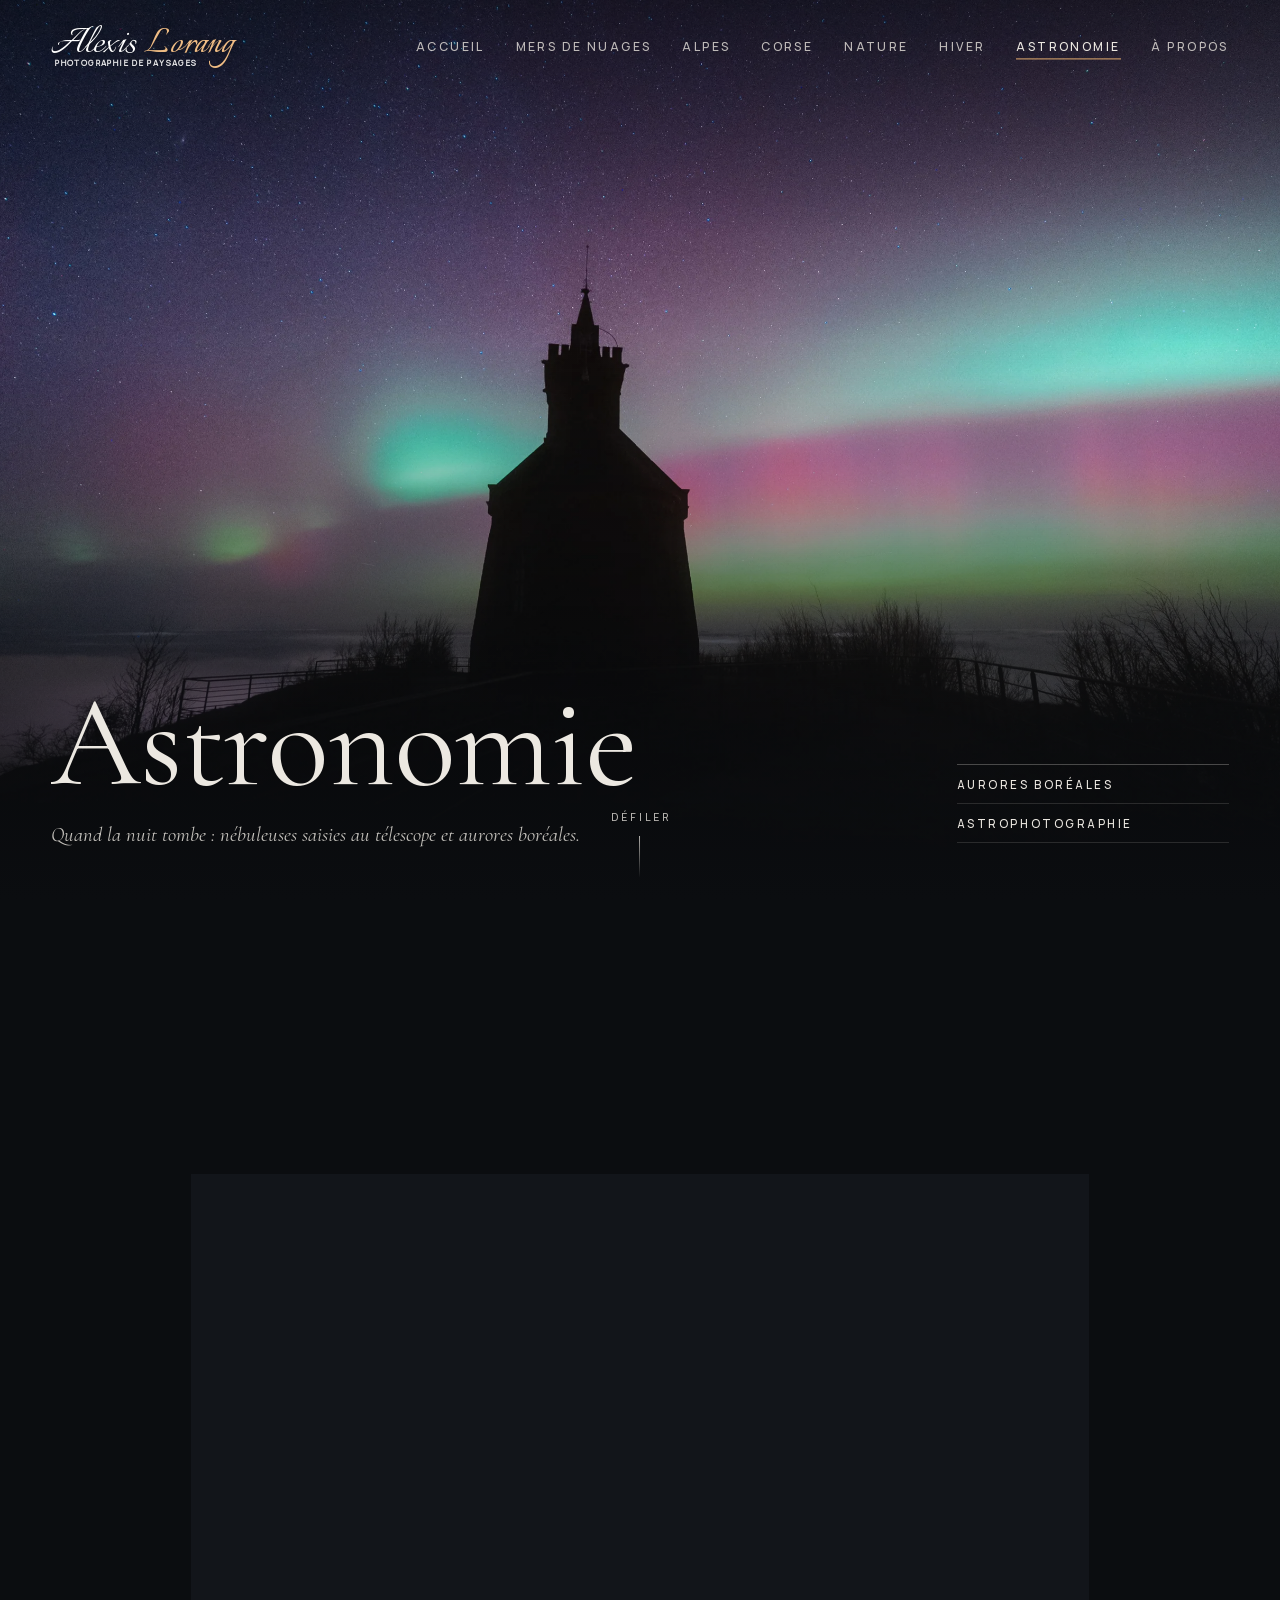
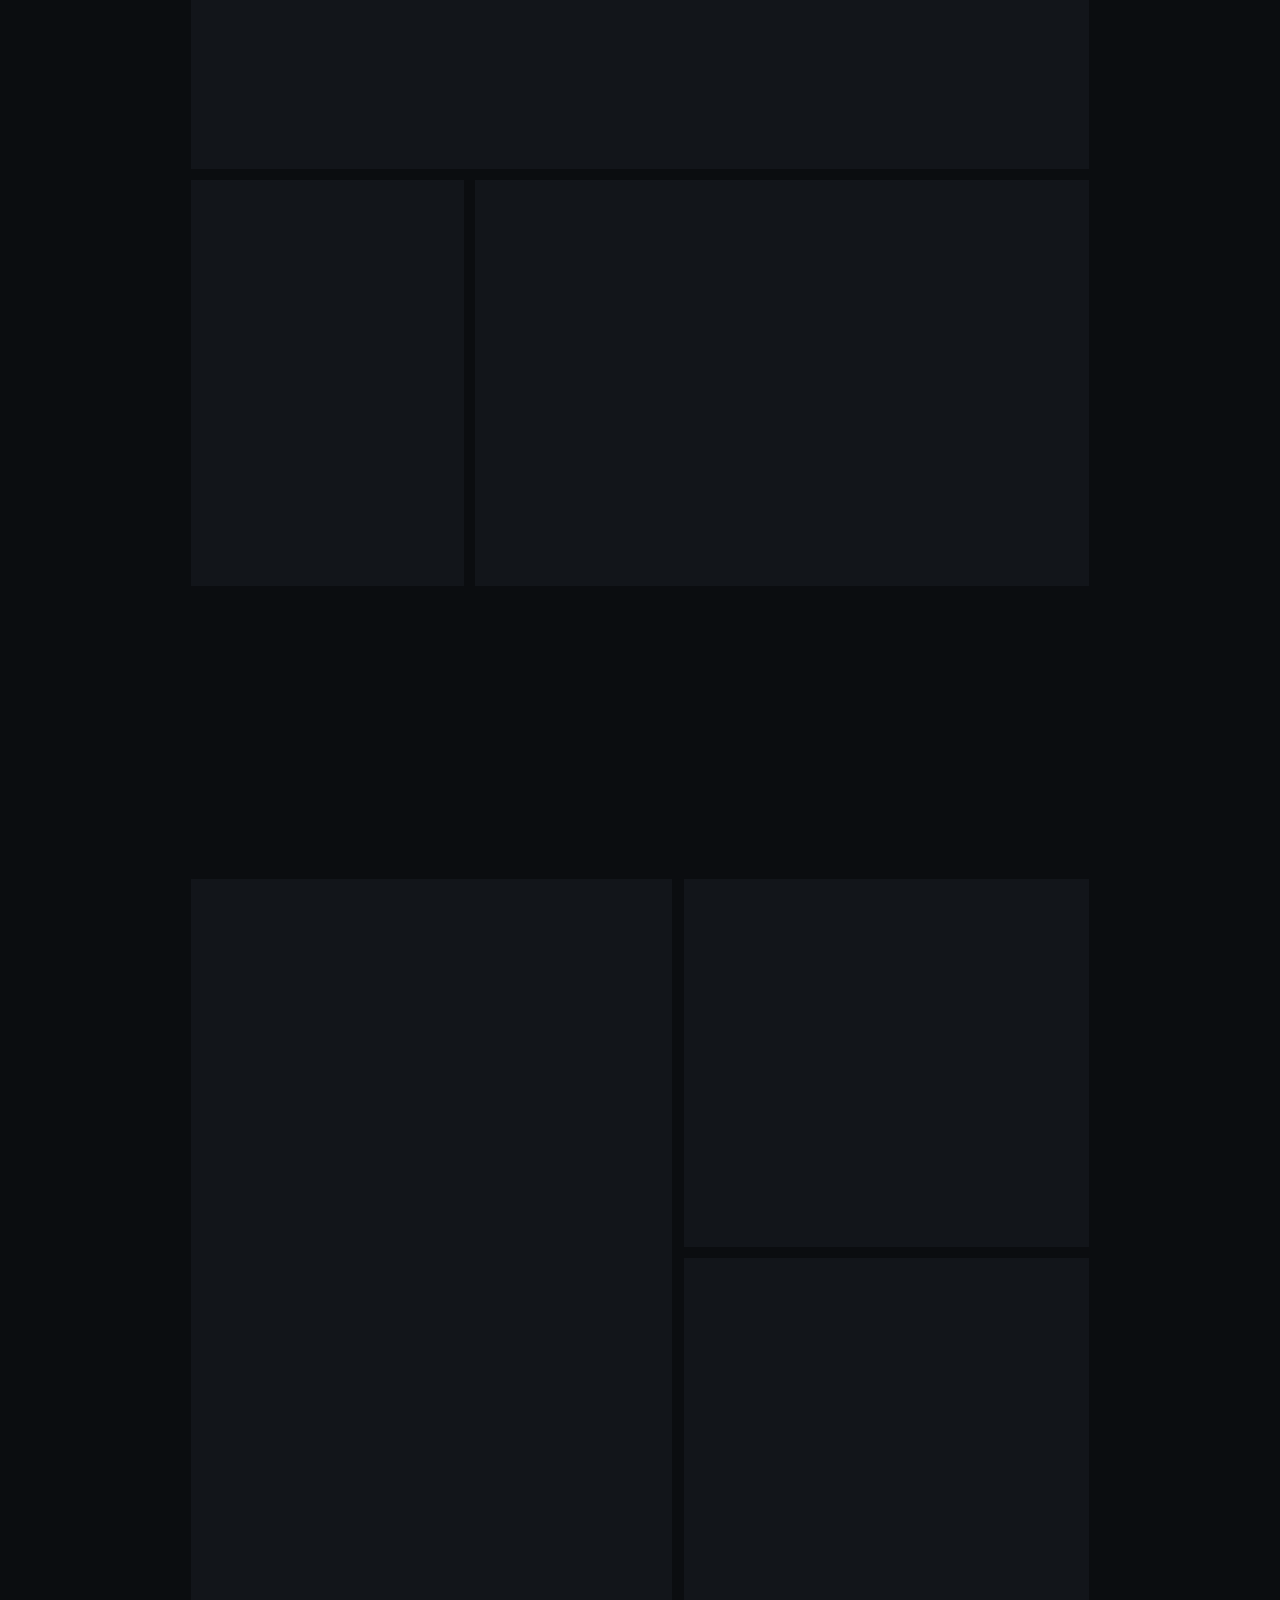
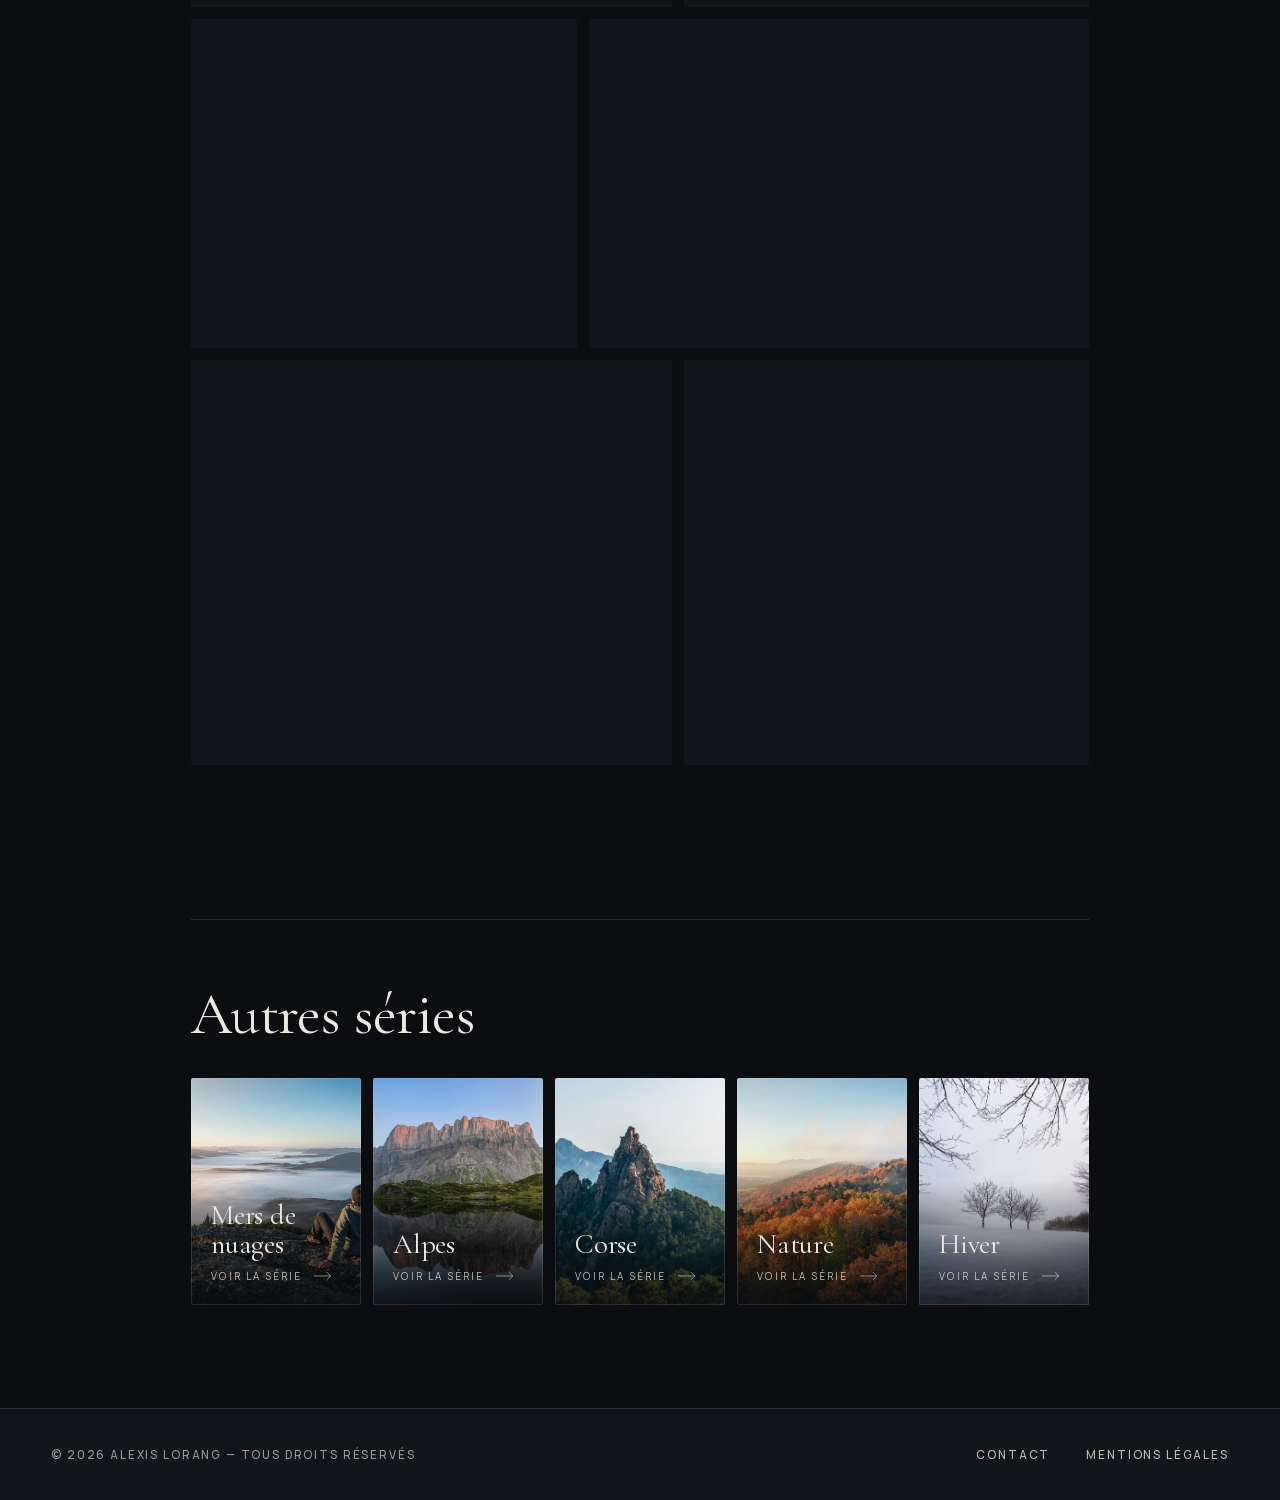
<file: astronomie.html>
<!doctype html>
<html lang="fr">
<head>
  <meta charset="utf-8">
  <meta name="viewport" content="width=device-width, initial-scale=1">
  <title>Astronomie — Alexis Lorang, photographie de paysages</title>
  <!-- À MODIFIER : description affichée dans Google -->
  <meta name="description" content="Série Astronomie — photographies d'Alexis Lorang.">
  <meta name="theme-color" content="#0b0d10">
  <link rel="icon" href="assets/img/icones/favicon.svg" type="image/svg+xml">
  <link rel="icon" href="assets/img/icones/favicon-32.png" sizes="32x32" type="image/png">
  <link rel="apple-touch-icon" href="assets/img/icones/apple-touch-icon.png">
  <meta name="color-scheme" content="dark">
  <meta property="og:title" content="Astronomie — Alexis Lorang, photographie de paysages">
  <meta property="og:image" content="assets/photos/astronomie/aurores-boreales/dsc6161-modifier.webp">
  <link rel="stylesheet" href="assets/css/polices.css">
  <link rel="preload" as="image" href="assets/photos/astronomie/aurores-boreales/dsc6161-modifier.webp">
  <link rel="stylesheet" href="assets/css/style.css">
  <!-- blocking="render" : le cadrage et la mise en page sont appliqués avant le premier affichage
       (sinon la transition entre pages montre la photo de couverture mal placée puis la recale) -->
  <script src="assets/data/photos.js" defer blocking="render"></script>
  <script src="assets/data/gabarits.js" defer blocking="render"></script>
  <script src="assets/data/disposition.js" defer blocking="render"></script>
  <script src="assets/js/main.js" defer blocking="render"></script>
</head>
<body>

  <header class="entete">
    <a class="logo" href="index.html" aria-label="Alexis Lorang — Accueil"><span class="logo__nom">Alexis <em>Lorang</em></span><span class="logo__sous">Photographie de paysages</span></a>
    <nav class="nav" id="menu" aria-label="Navigation principale"><!-- nav:debut -->
      <div class="nav__item nav__item--accueil"><a href="index.html"><img src="assets/photos/mers-de-nuages/c2-s.webp" alt="" loading="lazy">Accueil</a></div>
      <div class="nav__item"><a href="mers-de-nuages.html"><img src="assets/photos/mers-de-nuages/dsc4957-s.webp" alt="" loading="lazy">Mers de nuages</a></div>
      <div class="nav__item"><a href="alpes.html"><img src="assets/photos/alpes/aiguilles-rouges/dsc3370-panorama-modifier-s.webp" alt="" loading="lazy">Alpes</a></div>
      <div class="nav__item"><a href="corse.html"><img src="assets/photos/corse/dsc0862-s.webp" alt="" loading="lazy">Corse</a></div>
      <div class="nav__item"><a href="nature.html"><img src="assets/photos/nature/dsc0860-s.webp" alt="" loading="lazy">Nature</a></div>
      <div class="nav__item"><a href="hiver.html"><img src="assets/photos/hiver/dsc6053-modifier-s.webp" alt="" loading="lazy">Hiver</a></div>
      <div class="nav__item"><a href="astronomie.html" aria-current="page"><img src="assets/photos/astronomie/aurores-boreales/dsc6161-modifier-s.webp" alt="" loading="lazy">Astronomie</a></div>
      <div class="nav__item"><a href="a-propos.html">À propos</a></div>
      <!-- nav:fin --></nav>
    <button class="burger" type="button" aria-label="Menu" aria-controls="menu" aria-expanded="false"><i></i><i></i></button>
  </header>

  <main>
    <section class="hero hero--court">
      <div class="hero__fond" aria-hidden="true">
        <!-- À MODIFIER : image du bandeau de la série -->
        <div class="hero__vue est-active"><img src="assets/photos/astronomie/aurores-boreales/dsc6161-modifier.webp" alt=""></div>
      </div>
      <div class="hero__texte">
        <h1><span class="ligne"><span>Astronomie</span></span></h1>
        <!-- À MODIFIER : introduction de la série -->
        <p class="fondu">Quand la nuit tombe&nbsp;: nébuleuses saisies au télescope et aurores boréales.</p>
      </div>
      <nav class="hero__index fondu" aria-label="Dans cette série">
        <div class="sous-nav" data-sous-nav></div>
      </nav>
      <a class="hero__defile fondu" href="#galerie">Défiler</a>
    </section>

    <section class="section section--galerie" id="galerie">
      <div class="conteneur">
        <!-- Les photos sont affichées automatiquement à partir de assets/data/photos.js -->
        <div data-serie="astronomie"></div>
        <noscript><p>Activez JavaScript pour afficher la galerie.</p></noscript>
      </div>
    </section>
    <!-- suivante:debut -->
    <section class="section section--galerie autres" aria-labelledby="autres-titre">
      <div class="conteneur">
        <h2 class="groupe__titre" id="autres-titre">Autres séries</h2>
        <div class="autres__liste">
          <a class="serie" href="mers-de-nuages.html">
            <img src="assets/photos/mers-de-nuages/dsc4957-s.webp" srcset="assets/photos/mers-de-nuages/dsc4957-s.webp 1000w, assets/photos/mers-de-nuages/dsc4957.webp 2560w" sizes="(max-width: 760px) 50vw, 20vw" alt="" loading="lazy">
            <div>
              <h3>Mers de nuages</h3>
              <div class="serie__meta">Voir la série <svg viewBox="0 0 32 16" fill="none" stroke="currentColor" stroke-width="1.2" aria-hidden="true"><path d="M0 8h30M23 1l7 7-7 7"/></svg></div>
            </div>
          </a>
          <a class="serie" href="alpes.html">
            <img src="assets/photos/alpes/aiguilles-rouges/dsc3370-panorama-modifier-s.webp" srcset="assets/photos/alpes/aiguilles-rouges/dsc3370-panorama-modifier-s.webp 1000w, assets/photos/alpes/aiguilles-rouges/dsc3370-panorama-modifier.webp 2560w" sizes="(max-width: 760px) 50vw, 20vw" alt="" loading="lazy">
            <div>
              <h3>Alpes</h3>
              <div class="serie__meta">Voir la série <svg viewBox="0 0 32 16" fill="none" stroke="currentColor" stroke-width="1.2" aria-hidden="true"><path d="M0 8h30M23 1l7 7-7 7"/></svg></div>
            </div>
          </a>
          <a class="serie" href="corse.html">
            <img src="assets/photos/corse/dsc0862-s.webp" srcset="assets/photos/corse/dsc0862-s.webp 1000w, assets/photos/corse/dsc0862.webp 2560w" sizes="(max-width: 760px) 50vw, 20vw" alt="" loading="lazy">
            <div>
              <h3>Corse</h3>
              <div class="serie__meta">Voir la série <svg viewBox="0 0 32 16" fill="none" stroke="currentColor" stroke-width="1.2" aria-hidden="true"><path d="M0 8h30M23 1l7 7-7 7"/></svg></div>
            </div>
          </a>
          <a class="serie" href="nature.html">
            <img src="assets/photos/nature/dsc0860-s.webp" srcset="assets/photos/nature/dsc0860-s.webp 1000w, assets/photos/nature/dsc0860.webp 2560w" sizes="(max-width: 760px) 50vw, 20vw" alt="" loading="lazy">
            <div>
              <h3>Nature</h3>
              <div class="serie__meta">Voir la série <svg viewBox="0 0 32 16" fill="none" stroke="currentColor" stroke-width="1.2" aria-hidden="true"><path d="M0 8h30M23 1l7 7-7 7"/></svg></div>
            </div>
          </a>
          <a class="serie" href="hiver.html">
            <img src="assets/photos/hiver/dsc6053-modifier-s.webp" srcset="assets/photos/hiver/dsc6053-modifier-s.webp 738w, assets/photos/hiver/dsc6053-modifier.webp 1889w" sizes="(max-width: 760px) 50vw, 20vw" alt="" loading="lazy">
            <div>
              <h3>Hiver</h3>
              <div class="serie__meta">Voir la série <svg viewBox="0 0 32 16" fill="none" stroke="currentColor" stroke-width="1.2" aria-hidden="true"><path d="M0 8h30M23 1l7 7-7 7"/></svg></div>
            </div>
          </a>
        </div>
      </div>
    </section>
    <!-- suivante:fin -->
  </main>

  <footer class="pied">
    <p class="pied__copy">© <span data-annee>2026</span> Alexis Lorang <span class="pied__droits">— Tous droits réservés</span></p>
    <nav class="pied__liens" aria-label="Liens utiles">
      <a href="a-propos.html#contact">Contact</a>
      <a href="mentions-legales.html">Mentions légales</a>
    </nav>
  </footer>

</body>
</html>
</file>
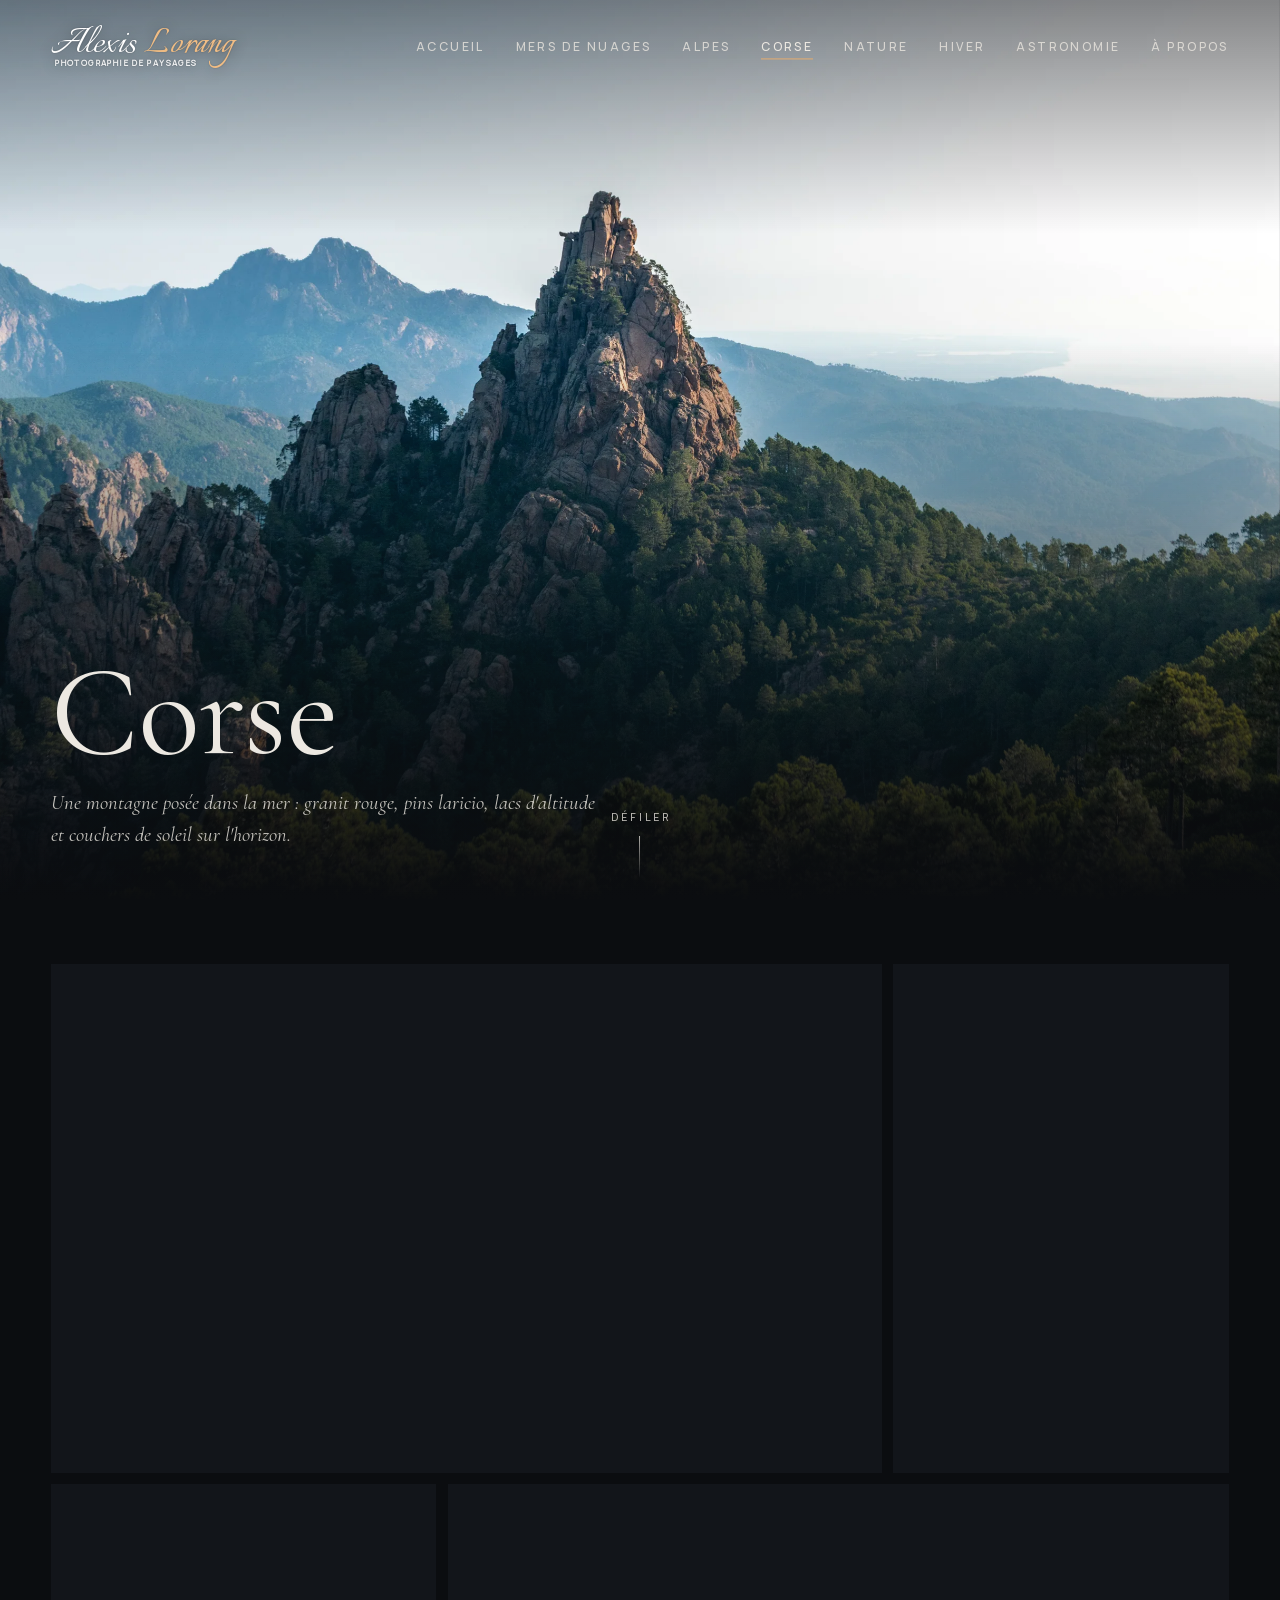
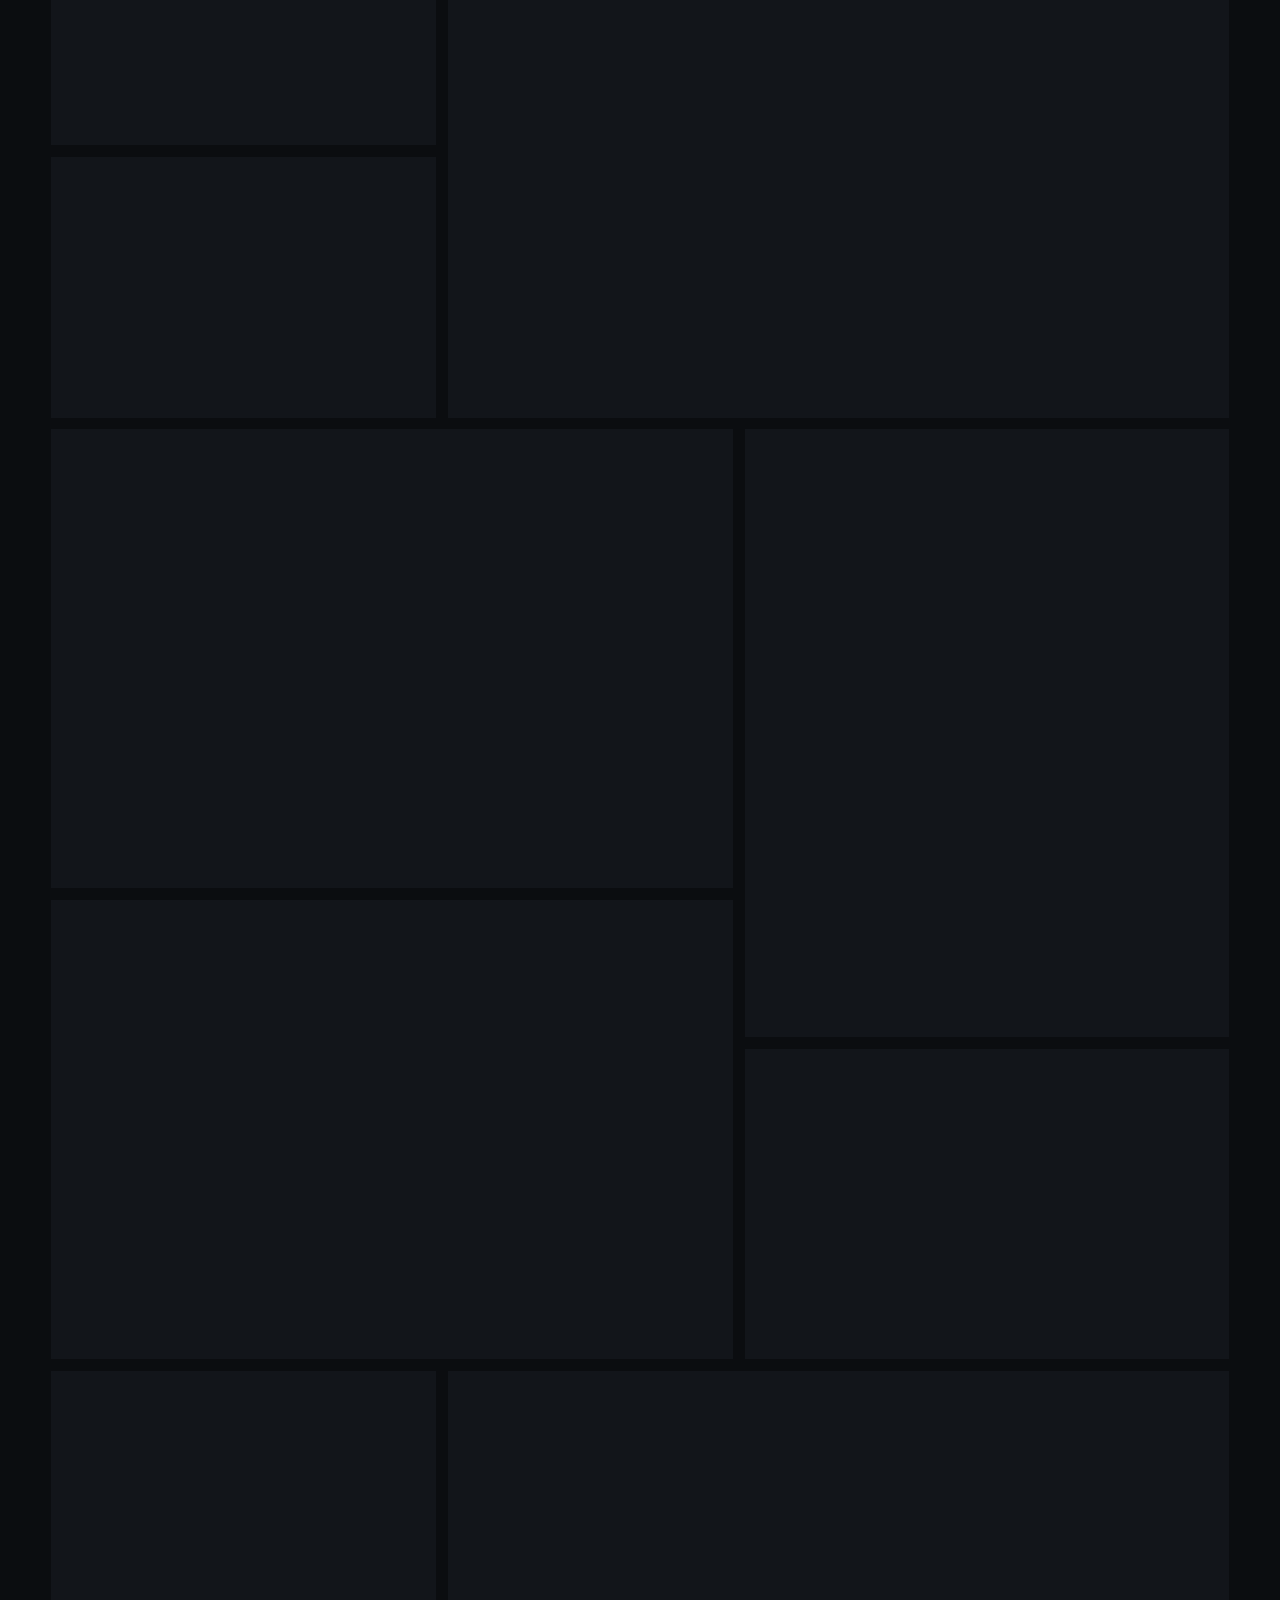
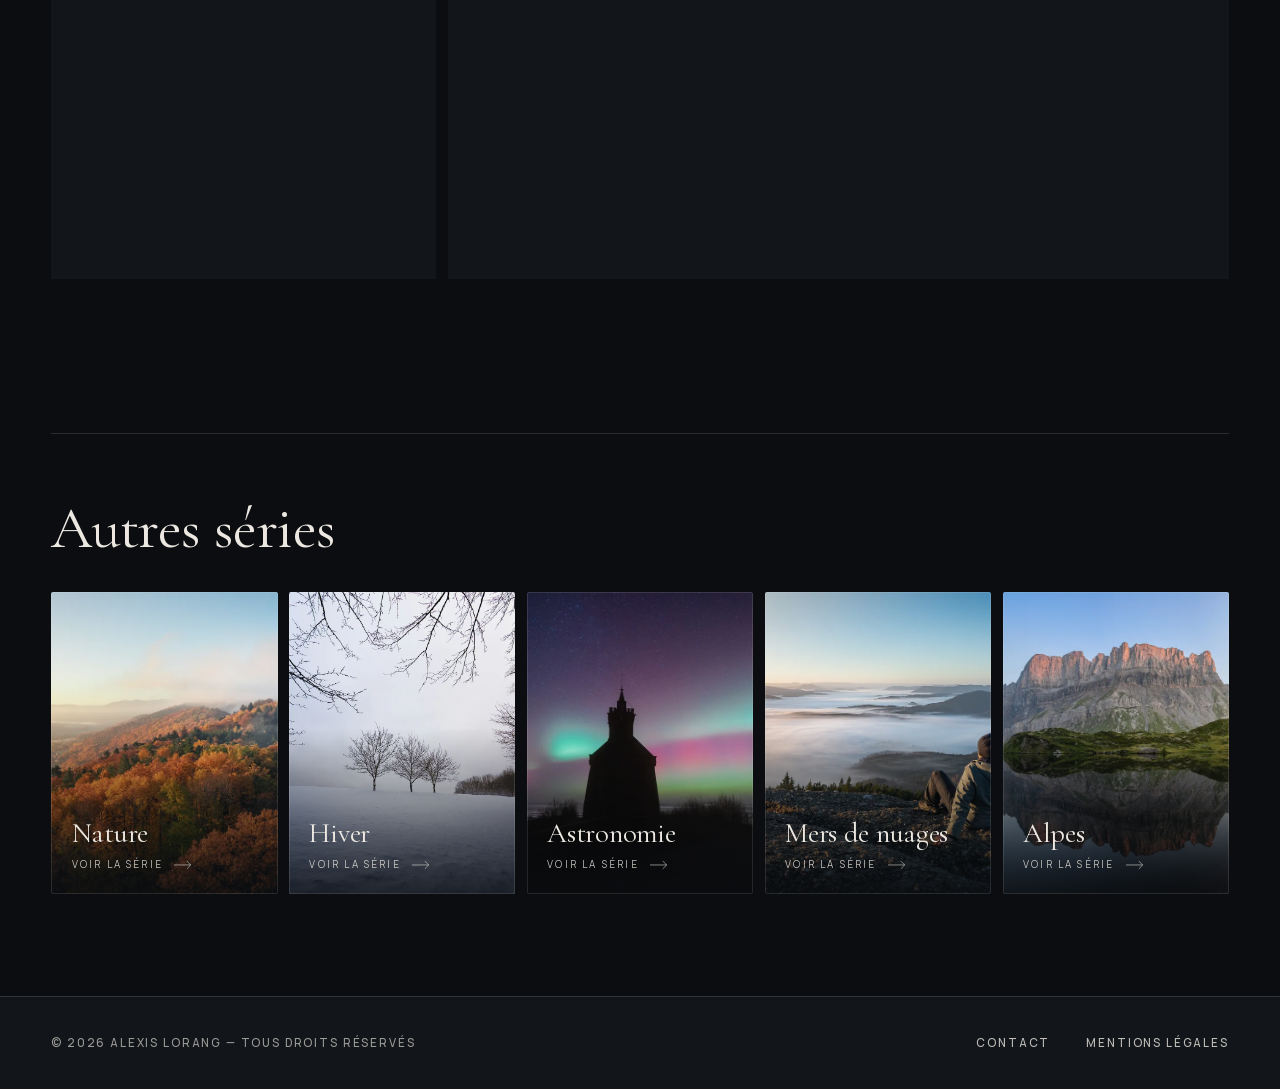
<file: corse.html>
<!doctype html>
<html lang="fr">
<head>
  <meta charset="utf-8">
  <meta name="viewport" content="width=device-width, initial-scale=1">
  <title>Corse — Alexis Lorang, photographie de paysages</title>
  <!-- À MODIFIER : description affichée dans Google -->
  <meta name="description" content="Série Corse — photographies d'Alexis Lorang.">
  <meta name="theme-color" content="#0b0d10">
  <link rel="icon" href="assets/img/icones/favicon.svg" type="image/svg+xml">
  <link rel="icon" href="assets/img/icones/favicon-32.png" sizes="32x32" type="image/png">
  <link rel="apple-touch-icon" href="assets/img/icones/apple-touch-icon.png">
  <meta name="color-scheme" content="dark">
  <meta property="og:title" content="Corse — Alexis Lorang, photographie de paysages">
  <meta property="og:image" content="assets/photos/corse/dsc0862.webp">
  <link rel="stylesheet" href="assets/css/polices.css">
  <link rel="preload" as="image" href="assets/photos/corse/dsc0862.webp">
  <link rel="stylesheet" href="assets/css/style.css">
  <!-- blocking="render" : le cadrage et la mise en page sont appliqués avant le premier affichage
       (sinon la transition entre pages montre la photo de couverture mal placée puis la recale) -->
  <script src="assets/data/photos.js" defer blocking="render"></script>
  <script src="assets/data/gabarits.js" defer blocking="render"></script>
  <script src="assets/data/disposition.js" defer blocking="render"></script>
  <script src="assets/js/main.js" defer blocking="render"></script>
</head>
<body>

  <header class="entete">
    <a class="logo" href="index.html" aria-label="Alexis Lorang — Accueil"><span class="logo__nom">Alexis <em>Lorang</em></span><span class="logo__sous">Photographie de paysages</span></a>
    <nav class="nav" id="menu" aria-label="Navigation principale"><!-- nav:debut -->
      <div class="nav__item nav__item--accueil"><a href="index.html"><img src="assets/photos/mers-de-nuages/c2-s.webp" alt="" loading="lazy">Accueil</a></div>
      <div class="nav__item"><a href="mers-de-nuages.html"><img src="assets/photos/mers-de-nuages/dsc4957-s.webp" alt="" loading="lazy">Mers de nuages</a></div>
      <div class="nav__item"><a href="alpes.html"><img src="assets/photos/alpes/aiguilles-rouges/dsc3370-panorama-modifier-s.webp" alt="" loading="lazy">Alpes</a></div>
      <div class="nav__item"><a href="corse.html" aria-current="page"><img src="assets/photos/corse/dsc0862-s.webp" alt="" loading="lazy">Corse</a></div>
      <div class="nav__item"><a href="nature.html"><img src="assets/photos/nature/dsc0860-s.webp" alt="" loading="lazy">Nature</a></div>
      <div class="nav__item"><a href="hiver.html"><img src="assets/photos/hiver/dsc6053-modifier-s.webp" alt="" loading="lazy">Hiver</a></div>
      <div class="nav__item"><a href="astronomie.html"><img src="assets/photos/astronomie/aurores-boreales/dsc6161-modifier-s.webp" alt="" loading="lazy">Astronomie</a></div>
      <div class="nav__item"><a href="a-propos.html">À propos</a></div>
      <!-- nav:fin --></nav>
    <button class="burger" type="button" aria-label="Menu" aria-controls="menu" aria-expanded="false"><i></i><i></i></button>
  </header>

  <main>
    <section class="hero hero--court">
      <div class="hero__fond" aria-hidden="true">
        <!-- À MODIFIER : image du bandeau de la série -->
        <div class="hero__vue est-active"><img src="assets/photos/corse/dsc0862.webp" alt=""></div>
      </div>
      <div class="hero__texte">
        <h1><span class="ligne"><span>Corse</span></span></h1>
        <!-- À MODIFIER : introduction de la série -->
        <p class="fondu">Une montagne posée dans la mer&nbsp;: granit rouge, pins laricio, lacs d'altitude et couchers de soleil sur l'horizon.</p>
      </div>
      <nav class="hero__index fondu" aria-label="Dans cette série">
        <div class="sous-nav" data-sous-nav></div>
      </nav>
      <a class="hero__defile fondu" href="#galerie">Défiler</a>
    </section>

    <section class="section section--galerie" id="galerie">
      <div class="conteneur">
        <!-- Les photos sont affichées automatiquement à partir de assets/data/photos.js -->
        <div data-serie="corse"></div>
        <noscript><p>Activez JavaScript pour afficher la galerie.</p></noscript>
      </div>
    </section>
    <!-- suivante:debut -->
    <section class="section section--galerie autres" aria-labelledby="autres-titre">
      <div class="conteneur">
        <h2 class="groupe__titre" id="autres-titre">Autres séries</h2>
        <div class="autres__liste">
          <a class="serie" href="nature.html">
            <img src="assets/photos/nature/dsc0860-s.webp" srcset="assets/photos/nature/dsc0860-s.webp 1000w, assets/photos/nature/dsc0860.webp 2560w" sizes="(max-width: 760px) 50vw, 20vw" alt="" loading="lazy">
            <div>
              <h3>Nature</h3>
              <div class="serie__meta">Voir la série <svg viewBox="0 0 32 16" fill="none" stroke="currentColor" stroke-width="1.2" aria-hidden="true"><path d="M0 8h30M23 1l7 7-7 7"/></svg></div>
            </div>
          </a>
          <a class="serie" href="hiver.html">
            <img src="assets/photos/hiver/dsc6053-modifier-s.webp" srcset="assets/photos/hiver/dsc6053-modifier-s.webp 738w, assets/photos/hiver/dsc6053-modifier.webp 1889w" sizes="(max-width: 760px) 50vw, 20vw" alt="" loading="lazy">
            <div>
              <h3>Hiver</h3>
              <div class="serie__meta">Voir la série <svg viewBox="0 0 32 16" fill="none" stroke="currentColor" stroke-width="1.2" aria-hidden="true"><path d="M0 8h30M23 1l7 7-7 7"/></svg></div>
            </div>
          </a>
          <a class="serie" href="astronomie.html">
            <img src="assets/photos/astronomie/aurores-boreales/dsc6161-modifier-s.webp" srcset="assets/photos/astronomie/aurores-boreales/dsc6161-modifier-s.webp 1000w, assets/photos/astronomie/aurores-boreales/dsc6161-modifier.webp 2560w" sizes="(max-width: 760px) 50vw, 20vw" alt="" loading="lazy">
            <div>
              <h3>Astronomie</h3>
              <div class="serie__meta">Voir la série <svg viewBox="0 0 32 16" fill="none" stroke="currentColor" stroke-width="1.2" aria-hidden="true"><path d="M0 8h30M23 1l7 7-7 7"/></svg></div>
            </div>
          </a>
          <a class="serie" href="mers-de-nuages.html">
            <img src="assets/photos/mers-de-nuages/dsc4957-s.webp" srcset="assets/photos/mers-de-nuages/dsc4957-s.webp 1000w, assets/photos/mers-de-nuages/dsc4957.webp 2560w" sizes="(max-width: 760px) 50vw, 20vw" alt="" loading="lazy">
            <div>
              <h3>Mers de nuages</h3>
              <div class="serie__meta">Voir la série <svg viewBox="0 0 32 16" fill="none" stroke="currentColor" stroke-width="1.2" aria-hidden="true"><path d="M0 8h30M23 1l7 7-7 7"/></svg></div>
            </div>
          </a>
          <a class="serie" href="alpes.html">
            <img src="assets/photos/alpes/aiguilles-rouges/dsc3370-panorama-modifier-s.webp" srcset="assets/photos/alpes/aiguilles-rouges/dsc3370-panorama-modifier-s.webp 1000w, assets/photos/alpes/aiguilles-rouges/dsc3370-panorama-modifier.webp 2560w" sizes="(max-width: 760px) 50vw, 20vw" alt="" loading="lazy">
            <div>
              <h3>Alpes</h3>
              <div class="serie__meta">Voir la série <svg viewBox="0 0 32 16" fill="none" stroke="currentColor" stroke-width="1.2" aria-hidden="true"><path d="M0 8h30M23 1l7 7-7 7"/></svg></div>
            </div>
          </a>
        </div>
      </div>
    </section>
    <!-- suivante:fin -->
  </main>

  <footer class="pied">
    <p class="pied__copy">© <span data-annee>2026</span> Alexis Lorang <span class="pied__droits">— Tous droits réservés</span></p>
    <nav class="pied__liens" aria-label="Liens utiles">
      <a href="a-propos.html#contact">Contact</a>
      <a href="mentions-legales.html">Mentions légales</a>
    </nav>
  </footer>

</body>
</html>
</file>
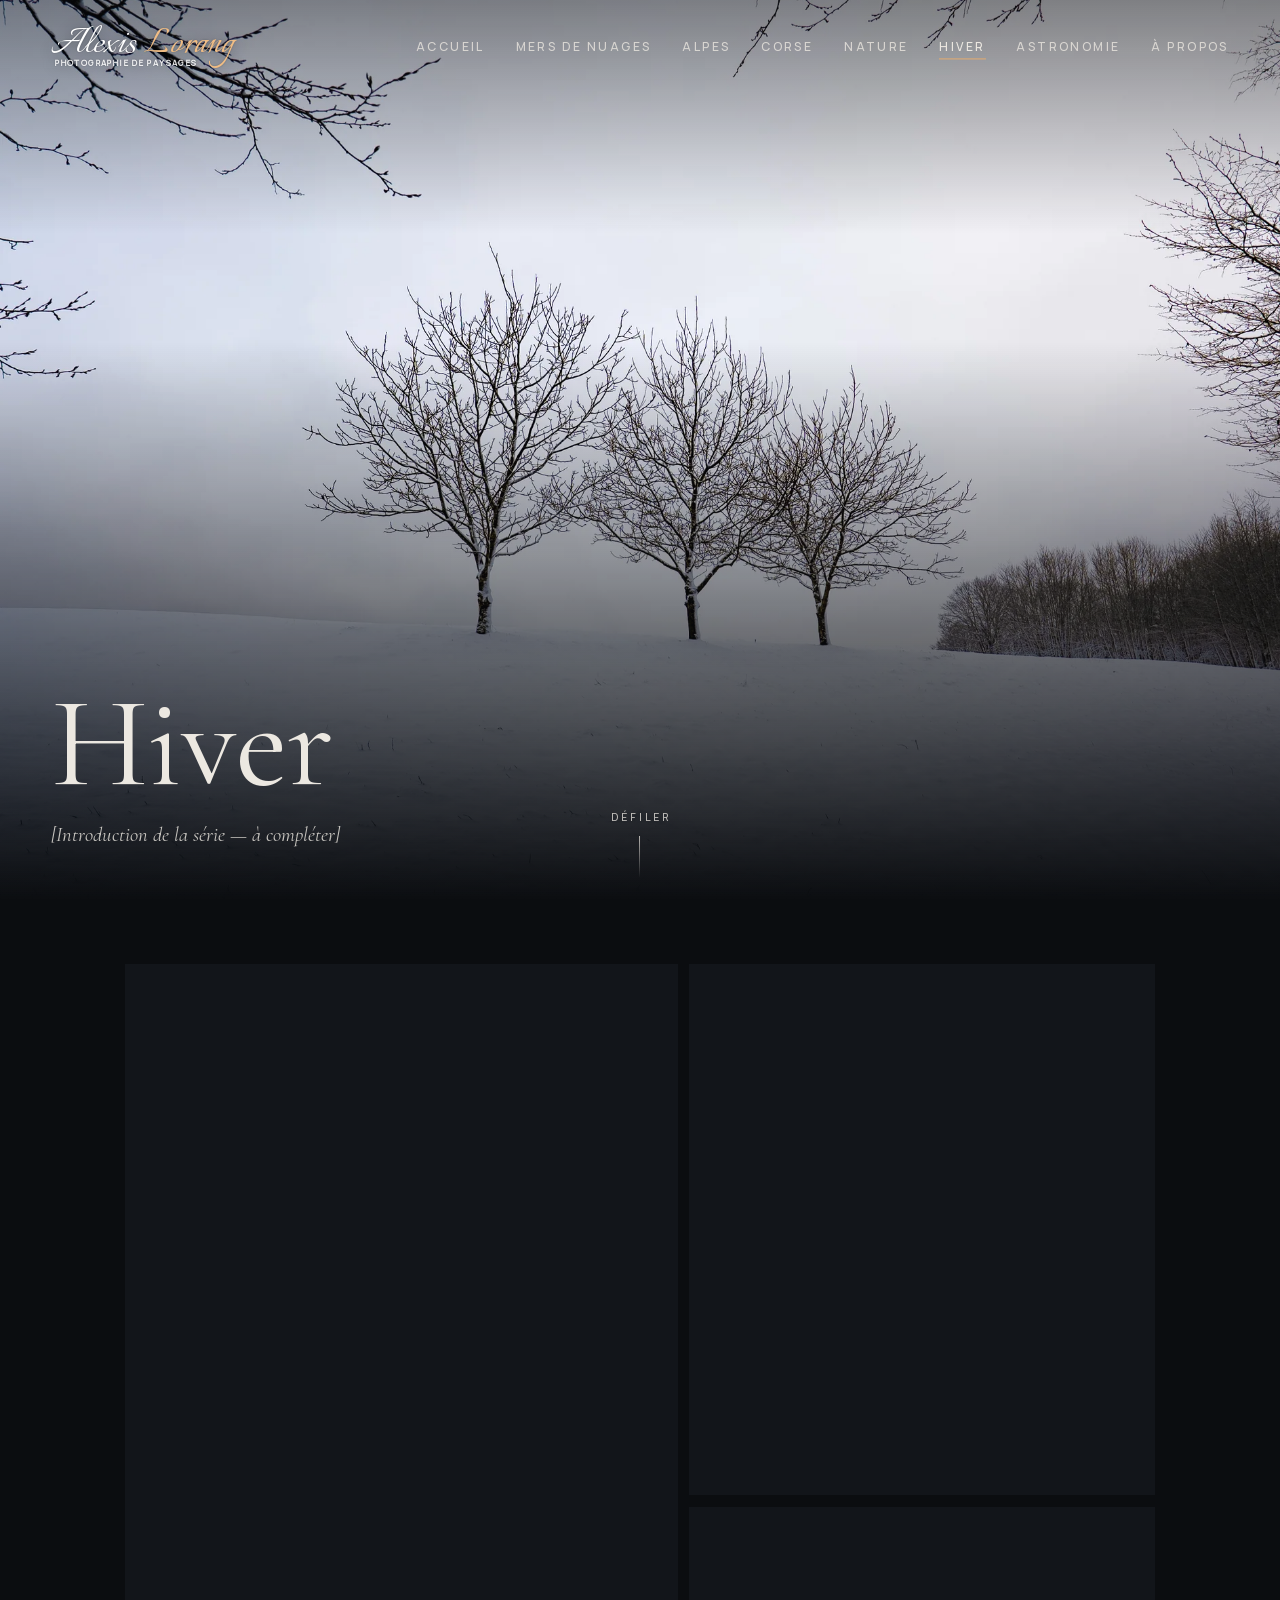
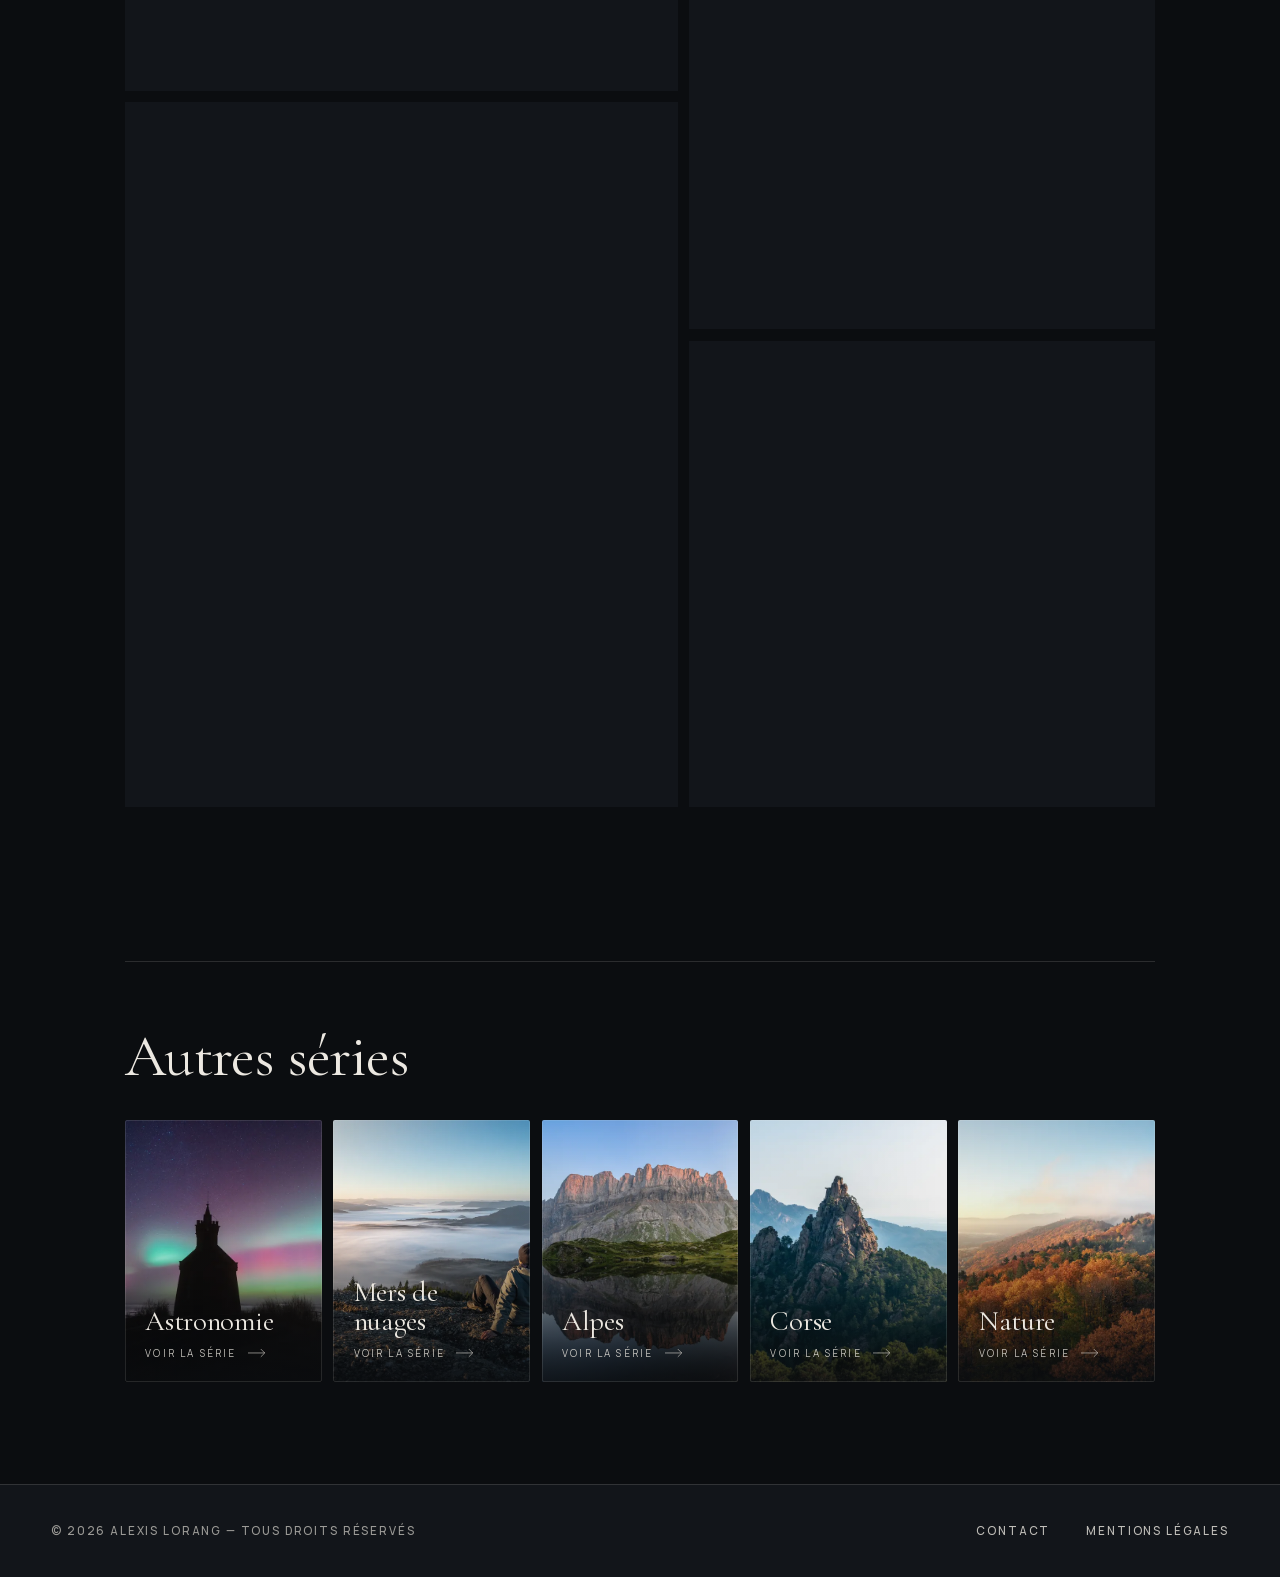
<file: hiver.html>
<!doctype html>
<html lang="fr">
<head>
  <meta charset="utf-8">
  <meta name="viewport" content="width=device-width, initial-scale=1">
  <title>Hiver — Alexis Lorang, photographie de paysages</title>
  <!-- À MODIFIER : description affichée dans Google -->
  <meta name="description" content="Série Hiver — photographies d'Alexis Lorang.">
  <meta name="theme-color" content="#0b0d10">
  <link rel="icon" href="assets/img/icones/favicon.svg" type="image/svg+xml">
  <link rel="icon" href="assets/img/icones/favicon-32.png" sizes="32x32" type="image/png">
  <link rel="apple-touch-icon" href="assets/img/icones/apple-touch-icon.png">
  <meta name="color-scheme" content="dark">
  <meta property="og:title" content="Hiver — Alexis Lorang, photographie de paysages">
  <meta property="og:image" content="assets/photos/hiver/dsc6053-modifier.webp">
  <link rel="stylesheet" href="assets/css/polices.css">
  <link rel="preload" as="image" href="assets/photos/hiver/dsc6053-modifier.webp">
  <link rel="stylesheet" href="assets/css/style.css">
  <!-- blocking="render" : le cadrage et la mise en page sont appliqués avant le premier affichage
       (sinon la transition entre pages montre la photo de couverture mal placée puis la recale) -->
  <script src="assets/data/photos.js" defer blocking="render"></script>
  <script src="assets/data/gabarits.js" defer blocking="render"></script>
  <script src="assets/data/disposition.js" defer blocking="render"></script>
  <script src="assets/js/main.js" defer blocking="render"></script>
</head>
<body>

  <header class="entete">
    <a class="logo" href="index.html" aria-label="Alexis Lorang — Accueil"><span class="logo__nom">Alexis <em>Lorang</em></span><span class="logo__sous">Photographie de paysages</span></a>
    <nav class="nav" id="menu" aria-label="Navigation principale"><!-- nav:debut -->
      <div class="nav__item nav__item--accueil"><a href="index.html"><img src="assets/photos/mers-de-nuages/c2-s.webp" alt="" loading="lazy">Accueil</a></div>
      <div class="nav__item"><a href="mers-de-nuages.html"><img src="assets/photos/mers-de-nuages/dsc4957-s.webp" alt="" loading="lazy">Mers de nuages</a></div>
      <div class="nav__item"><a href="alpes.html"><img src="assets/photos/alpes/aiguilles-rouges/dsc3370-panorama-modifier-s.webp" alt="" loading="lazy">Alpes</a></div>
      <div class="nav__item"><a href="corse.html"><img src="assets/photos/corse/dsc0862-s.webp" alt="" loading="lazy">Corse</a></div>
      <div class="nav__item"><a href="nature.html"><img src="assets/photos/nature/dsc0860-s.webp" alt="" loading="lazy">Nature</a></div>
      <div class="nav__item"><a href="hiver.html" aria-current="page"><img src="assets/photos/hiver/dsc6053-modifier-s.webp" alt="" loading="lazy">Hiver</a></div>
      <div class="nav__item"><a href="astronomie.html"><img src="assets/photos/astronomie/aurores-boreales/dsc6161-modifier-s.webp" alt="" loading="lazy">Astronomie</a></div>
      <div class="nav__item"><a href="a-propos.html">À propos</a></div>
      <!-- nav:fin --></nav>
    <button class="burger" type="button" aria-label="Menu" aria-controls="menu" aria-expanded="false"><i></i><i></i></button>
  </header>

  <main>
    <section class="hero hero--court">
      <div class="hero__fond" aria-hidden="true">
        <!-- À MODIFIER : image du bandeau de la série -->
        <div class="hero__vue est-active"><img src="assets/photos/hiver/dsc6053-modifier.webp" alt=""></div>
      </div>
      <div class="hero__texte">
        <h1><span class="ligne"><span>Hiver</span></span></h1>
        <!-- À MODIFIER : introduction de la série -->
        <p class="fondu">[Introduction de la série — à compléter]</p>
      </div>
      <nav class="hero__index fondu" aria-label="Dans cette série">
        <div class="sous-nav" data-sous-nav></div>
      </nav>
      <a class="hero__defile fondu" href="#galerie">Défiler</a>
    </section>

    <section class="section section--galerie" id="galerie">
      <div class="conteneur">
        <!-- Les photos sont affichées automatiquement à partir de assets/data/photos.js -->
        <div data-serie="hiver"></div>
        <noscript><p>Activez JavaScript pour afficher la galerie.</p></noscript>
      </div>
    </section>
    <!-- suivante:debut -->
    <section class="section section--galerie autres" aria-labelledby="autres-titre">
      <div class="conteneur">
        <h2 class="groupe__titre" id="autres-titre">Autres séries</h2>
        <div class="autres__liste">
          <a class="serie" href="astronomie.html">
            <img src="assets/photos/astronomie/aurores-boreales/dsc6161-modifier-s.webp" srcset="assets/photos/astronomie/aurores-boreales/dsc6161-modifier-s.webp 1000w, assets/photos/astronomie/aurores-boreales/dsc6161-modifier.webp 2560w" sizes="(max-width: 760px) 50vw, 20vw" alt="" loading="lazy">
            <div>
              <h3>Astronomie</h3>
              <div class="serie__meta">Voir la série <svg viewBox="0 0 32 16" fill="none" stroke="currentColor" stroke-width="1.2" aria-hidden="true"><path d="M0 8h30M23 1l7 7-7 7"/></svg></div>
            </div>
          </a>
          <a class="serie" href="mers-de-nuages.html">
            <img src="assets/photos/mers-de-nuages/dsc4957-s.webp" srcset="assets/photos/mers-de-nuages/dsc4957-s.webp 1000w, assets/photos/mers-de-nuages/dsc4957.webp 2560w" sizes="(max-width: 760px) 50vw, 20vw" alt="" loading="lazy">
            <div>
              <h3>Mers de nuages</h3>
              <div class="serie__meta">Voir la série <svg viewBox="0 0 32 16" fill="none" stroke="currentColor" stroke-width="1.2" aria-hidden="true"><path d="M0 8h30M23 1l7 7-7 7"/></svg></div>
            </div>
          </a>
          <a class="serie" href="alpes.html">
            <img src="assets/photos/alpes/aiguilles-rouges/dsc3370-panorama-modifier-s.webp" srcset="assets/photos/alpes/aiguilles-rouges/dsc3370-panorama-modifier-s.webp 1000w, assets/photos/alpes/aiguilles-rouges/dsc3370-panorama-modifier.webp 2560w" sizes="(max-width: 760px) 50vw, 20vw" alt="" loading="lazy">
            <div>
              <h3>Alpes</h3>
              <div class="serie__meta">Voir la série <svg viewBox="0 0 32 16" fill="none" stroke="currentColor" stroke-width="1.2" aria-hidden="true"><path d="M0 8h30M23 1l7 7-7 7"/></svg></div>
            </div>
          </a>
          <a class="serie" href="corse.html">
            <img src="assets/photos/corse/dsc0862-s.webp" srcset="assets/photos/corse/dsc0862-s.webp 1000w, assets/photos/corse/dsc0862.webp 2560w" sizes="(max-width: 760px) 50vw, 20vw" alt="" loading="lazy">
            <div>
              <h3>Corse</h3>
              <div class="serie__meta">Voir la série <svg viewBox="0 0 32 16" fill="none" stroke="currentColor" stroke-width="1.2" aria-hidden="true"><path d="M0 8h30M23 1l7 7-7 7"/></svg></div>
            </div>
          </a>
          <a class="serie" href="nature.html">
            <img src="assets/photos/nature/dsc0860-s.webp" srcset="assets/photos/nature/dsc0860-s.webp 1000w, assets/photos/nature/dsc0860.webp 2560w" sizes="(max-width: 760px) 50vw, 20vw" alt="" loading="lazy">
            <div>
              <h3>Nature</h3>
              <div class="serie__meta">Voir la série <svg viewBox="0 0 32 16" fill="none" stroke="currentColor" stroke-width="1.2" aria-hidden="true"><path d="M0 8h30M23 1l7 7-7 7"/></svg></div>
            </div>
          </a>
        </div>
      </div>
    </section>
    <!-- suivante:fin -->
  </main>

  <footer class="pied">
    <p class="pied__copy">© <span data-annee>2026</span> Alexis Lorang <span class="pied__droits">— Tous droits réservés</span></p>
    <nav class="pied__liens" aria-label="Liens utiles">
      <a href="a-propos.html#contact">Contact</a>
      <a href="mentions-legales.html">Mentions légales</a>
    </nav>
  </footer>

</body>
</html>
</file>
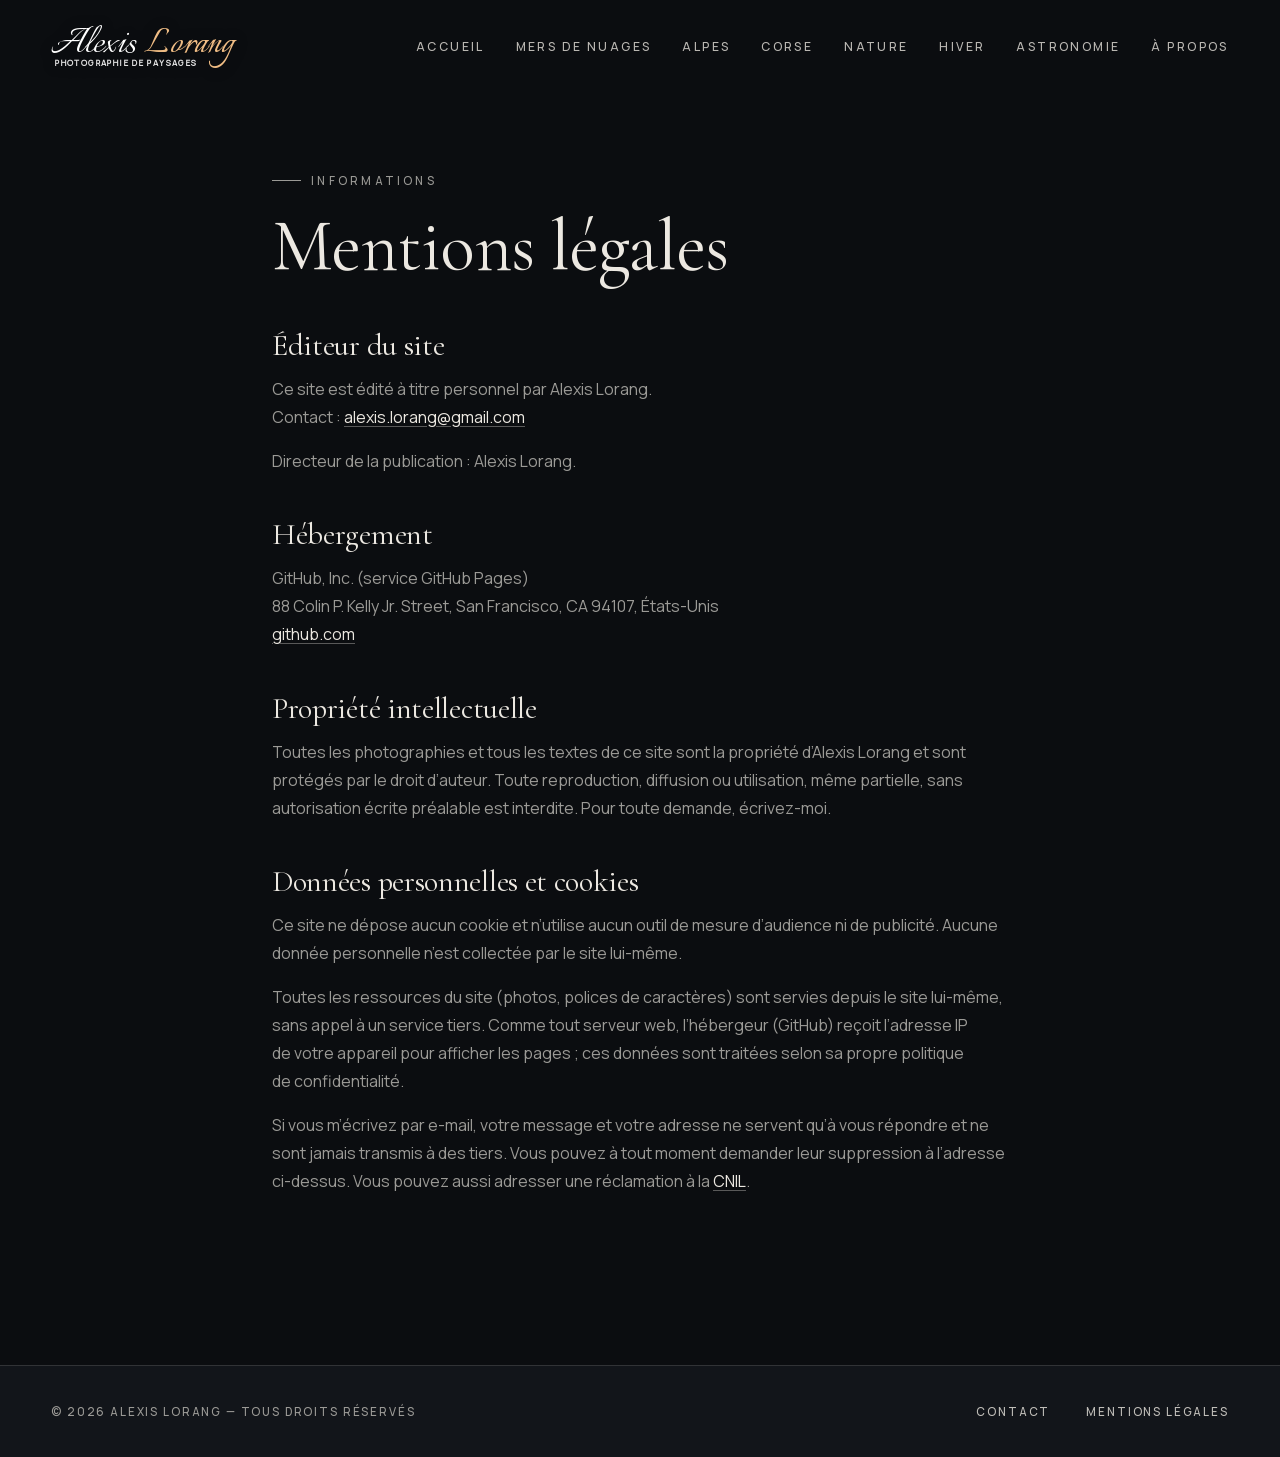
<file: mentions-legales.html>
<!doctype html>
<html lang="fr">
<head>
  <meta charset="utf-8">
  <meta name="viewport" content="width=device-width, initial-scale=1">
  <title>Mentions légales — Alexis Lorang, photographie de paysages</title>
  <meta name="description" content="Mentions légales et données personnelles du site.">
  <meta name="theme-color" content="#0b0d10">
  <link rel="icon" href="assets/img/icones/favicon.svg" type="image/svg+xml">
  <link rel="icon" href="assets/img/icones/favicon-32.png" sizes="32x32" type="image/png">
  <link rel="apple-touch-icon" href="assets/img/icones/apple-touch-icon.png">
  <meta name="color-scheme" content="dark">
  <meta name="robots" content="noindex">
  <link rel="stylesheet" href="assets/css/polices.css">
  <link rel="stylesheet" href="assets/css/style.css">
  <!-- blocking="render" : le cadrage et la mise en page sont appliqués avant le premier affichage
       (sinon la transition entre pages montre la photo de couverture mal placée puis la recale) -->
  <script src="assets/data/disposition.js" defer blocking="render"></script>
  <script src="assets/js/main.js" defer blocking="render"></script>
</head>
<body>

  <header class="entete">
    <a class="logo" href="index.html" aria-label="Alexis Lorang — Accueil"><span class="logo__nom">Alexis <em>Lorang</em></span><span class="logo__sous">Photographie de paysages</span></a>
    <nav class="nav" id="menu" aria-label="Navigation principale"><!-- nav:debut -->
      <div class="nav__item nav__item--accueil"><a href="index.html"><img src="assets/photos/mers-de-nuages/c2-s.webp" alt="" loading="lazy">Accueil</a></div>
      <div class="nav__item"><a href="mers-de-nuages.html"><img src="assets/photos/mers-de-nuages/dsc4957-s.webp" alt="" loading="lazy">Mers de nuages</a></div>
      <div class="nav__item"><a href="alpes.html"><img src="assets/photos/alpes/aiguilles-rouges/dsc3370-panorama-modifier-s.webp" alt="" loading="lazy">Alpes</a></div>
      <div class="nav__item"><a href="corse.html"><img src="assets/photos/corse/dsc0862-s.webp" alt="" loading="lazy">Corse</a></div>
      <div class="nav__item"><a href="nature.html"><img src="assets/photos/nature/dsc0860-s.webp" alt="" loading="lazy">Nature</a></div>
      <div class="nav__item"><a href="hiver.html"><img src="assets/photos/hiver/dsc6053-modifier-s.webp" alt="" loading="lazy">Hiver</a></div>
      <div class="nav__item"><a href="astronomie.html"><img src="assets/photos/astronomie/aurores-boreales/dsc6161-modifier-s.webp" alt="" loading="lazy">Astronomie</a></div>
      <div class="nav__item"><a href="a-propos.html">À propos</a></div>
      <!-- nav:fin --></nav>
    <button class="burger" type="button" aria-label="Menu" aria-controls="menu" aria-expanded="false"><i></i><i></i></button>
  </header>

  <main>
    <section class="section legal" style="padding-top: clamp(8rem, 18vh, 12rem)">
      <div class="conteneur">
        <span class="surtitre">Informations</span>
        <h1>Mentions légales</h1>

        <h2>Éditeur du site</h2>
        <p>Ce site est édité à titre personnel par Alexis Lorang.<br>
          Contact&nbsp;: <a class="lien-texte" href="mailto:alexis.lorang@gmail.com">alexis.lorang@gmail.com</a></p>
        <!-- À COMPLÉTER en cas d'activité professionnelle (vente régulière de tirages) :
             adresse postale, numéro de téléphone, statut (ex. micro-entreprise) et numéro SIRET. -->
        <p>Directeur de la publication&nbsp;: Alexis Lorang.</p>

        <h2>Hébergement</h2>
        <p>GitHub, Inc. (service GitHub Pages)<br>
          88 Colin P. Kelly Jr. Street, San Francisco, CA&nbsp;94107, États-Unis<br>
          <a class="lien-texte" href="https://github.com" target="_blank" rel="noopener">github.com</a></p>

        <h2>Propriété intellectuelle</h2>
        <p>Toutes les photographies et tous les textes de ce site sont la propriété d’Alexis Lorang et sont protégés par le droit d’auteur. Toute reproduction, diffusion ou utilisation, même partielle, sans autorisation écrite préalable est interdite. Pour toute demande, écrivez-moi.</p>

        <h2>Données personnelles et cookies</h2>
        <p>Ce site ne dépose aucun cookie et n’utilise aucun outil de mesure d’audience ni de publicité. Aucune donnée personnelle n’est collectée par le site lui-même.</p>
        <p>Toutes les ressources du site (photos, polices de caractères) sont servies depuis le site lui-même, sans appel à un service tiers. Comme tout serveur web, l’hébergeur (GitHub) reçoit l’adresse IP de votre appareil pour afficher les pages&nbsp;; ces données sont traitées selon sa propre politique de confidentialité.</p>
        <p>Si vous m’écrivez par e-mail, votre message et votre adresse ne servent qu’à vous répondre et ne sont jamais transmis à des tiers. Vous pouvez à tout moment demander leur suppression à l’adresse ci-dessus. Vous pouvez aussi adresser une réclamation à la <a class="lien-texte" href="https://www.cnil.fr" target="_blank" rel="noopener">CNIL</a>.</p>
      </div>
    </section>
  </main>

  <footer class="pied">
    <p class="pied__copy">© <span data-annee>2026</span> Alexis Lorang <span class="pied__droits">— Tous droits réservés</span></p>
    <nav class="pied__liens" aria-label="Liens utiles">
      <a href="a-propos.html#contact">Contact</a>
      <a href="mentions-legales.html">Mentions légales</a>
    </nav>
  </footer>

</body>
</html>
</file>
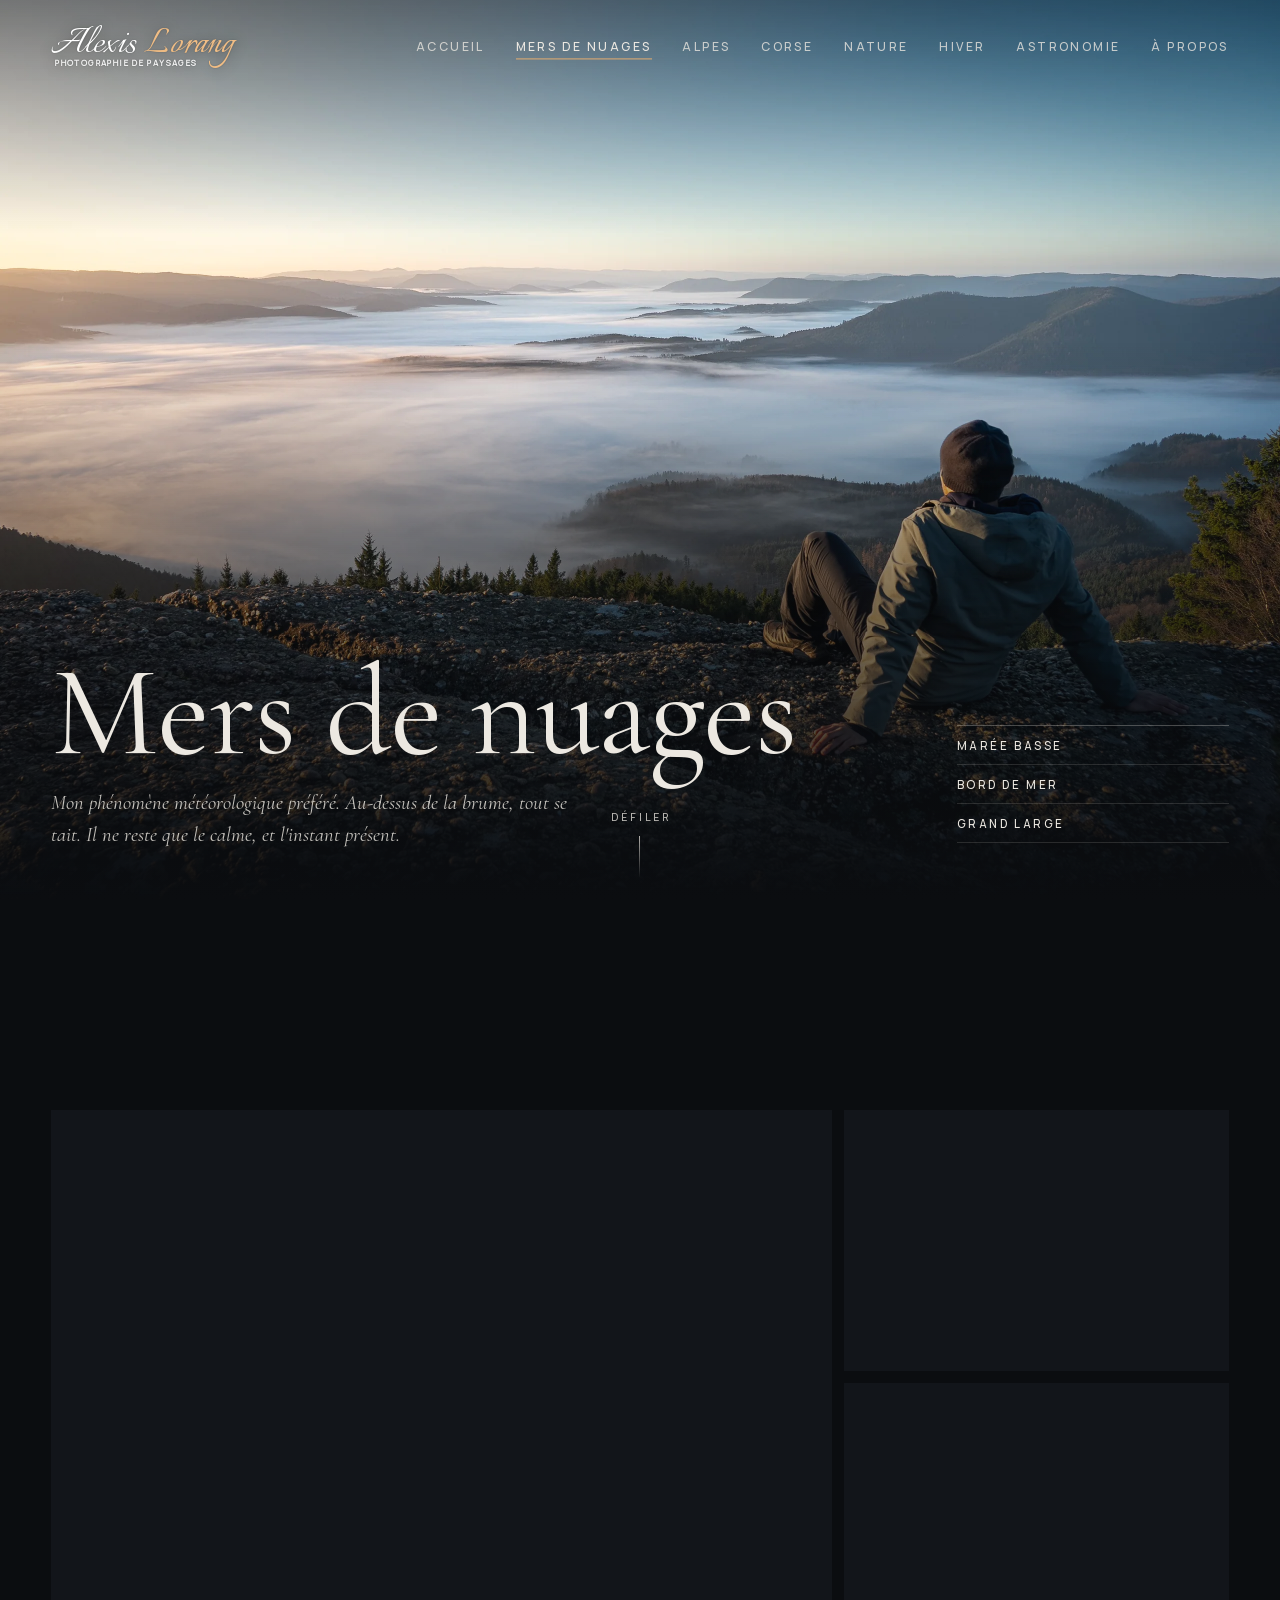
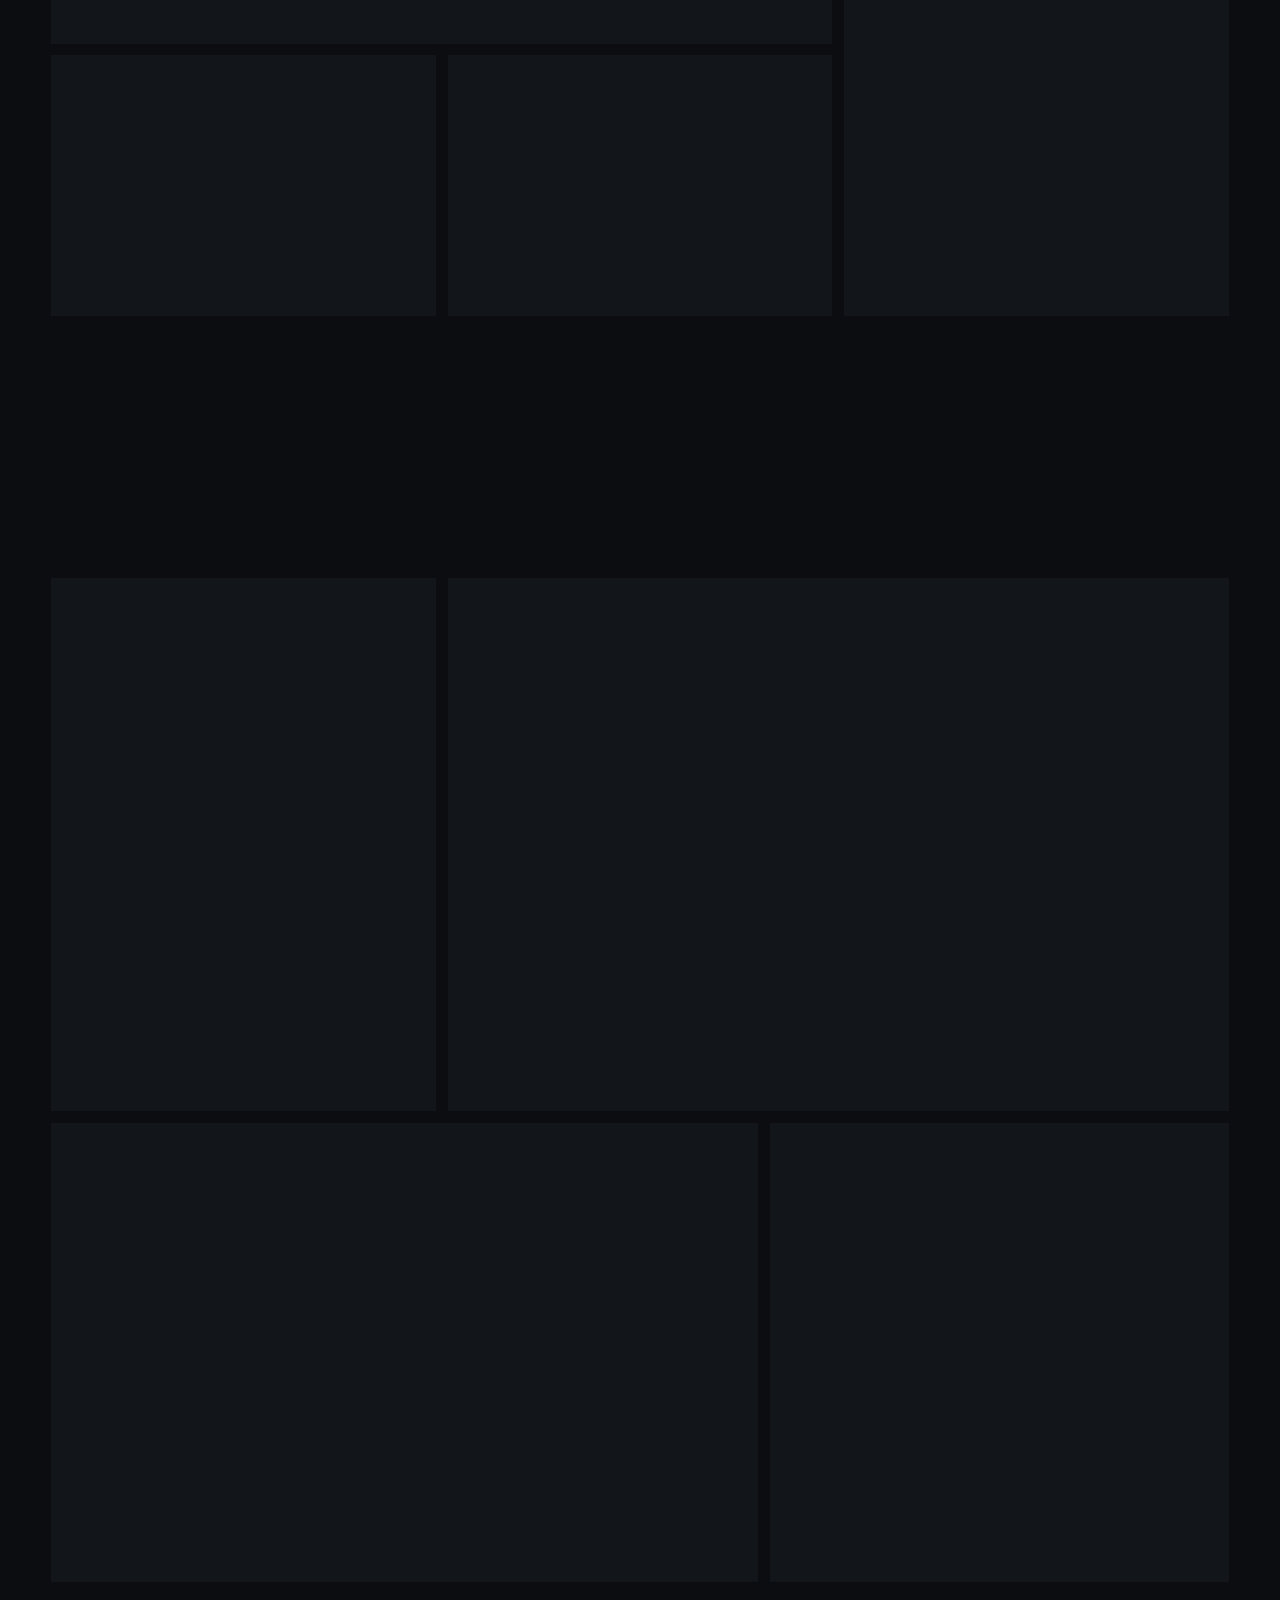
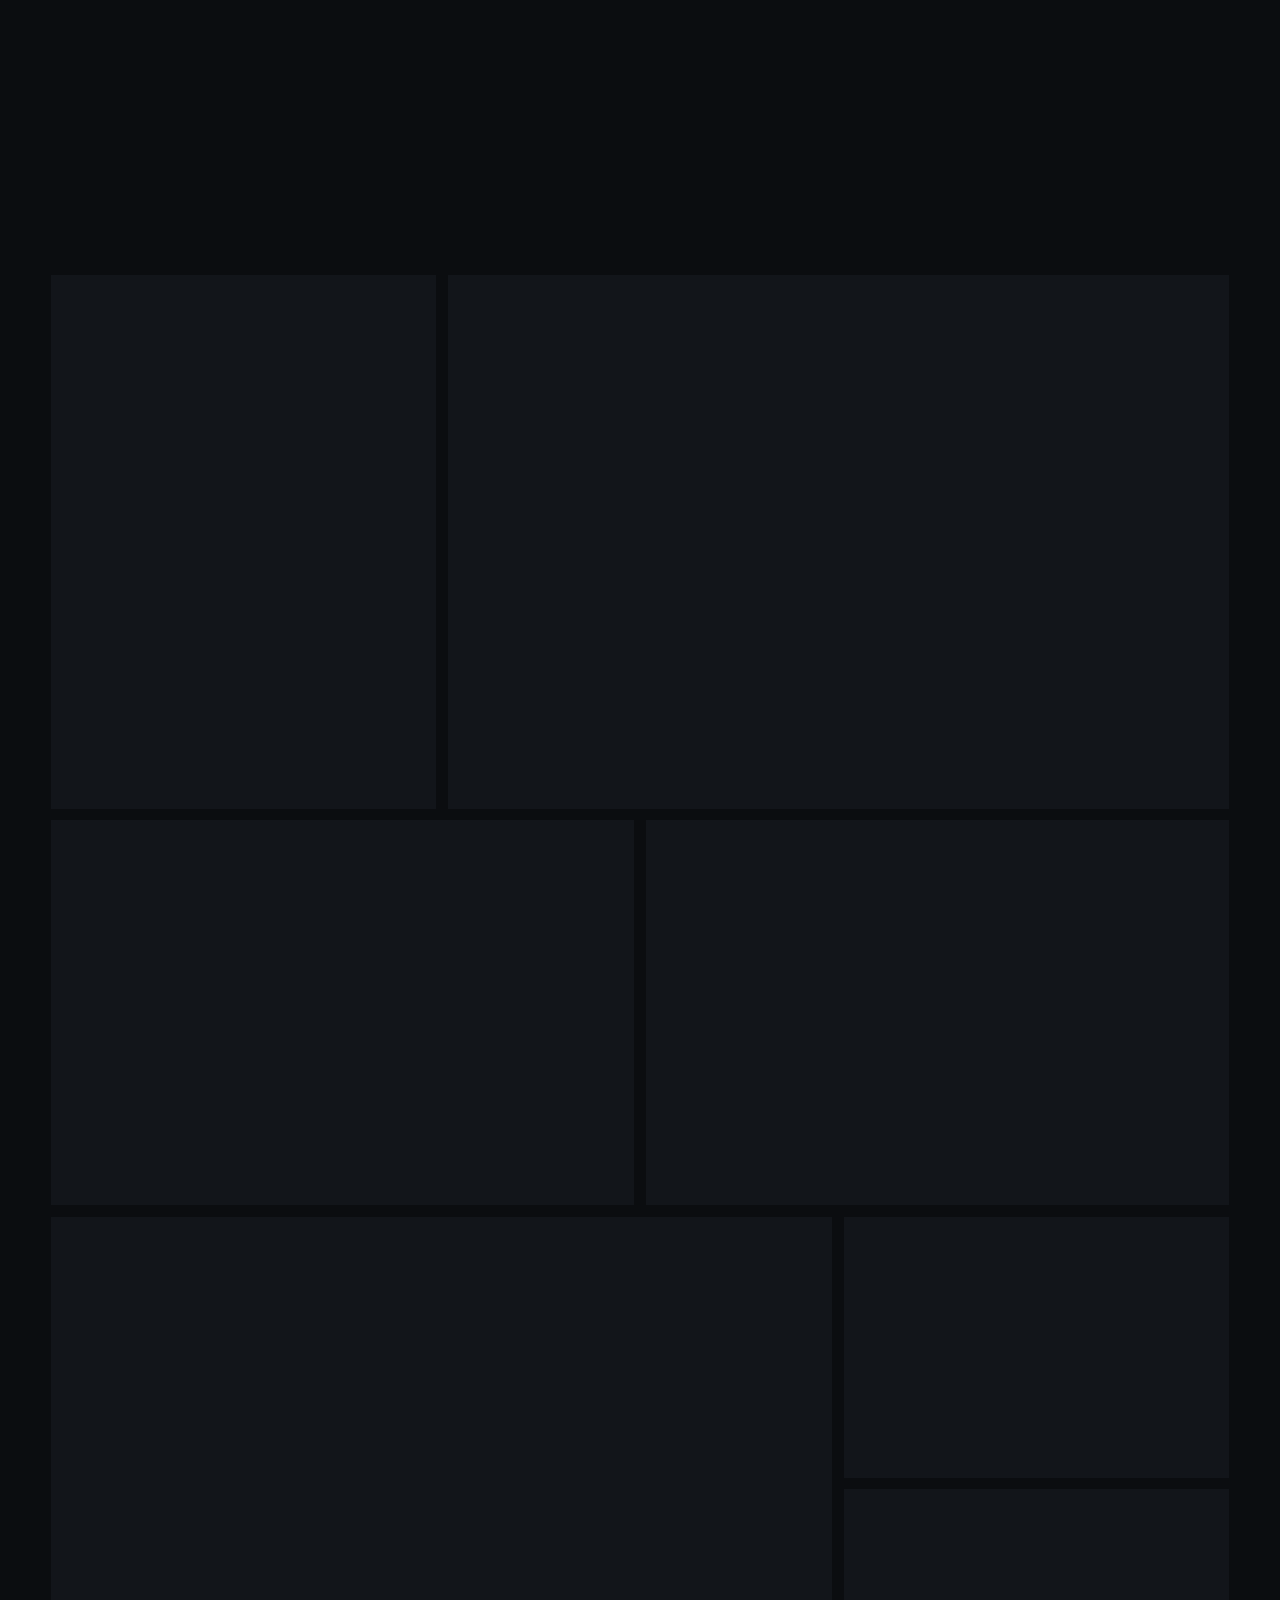
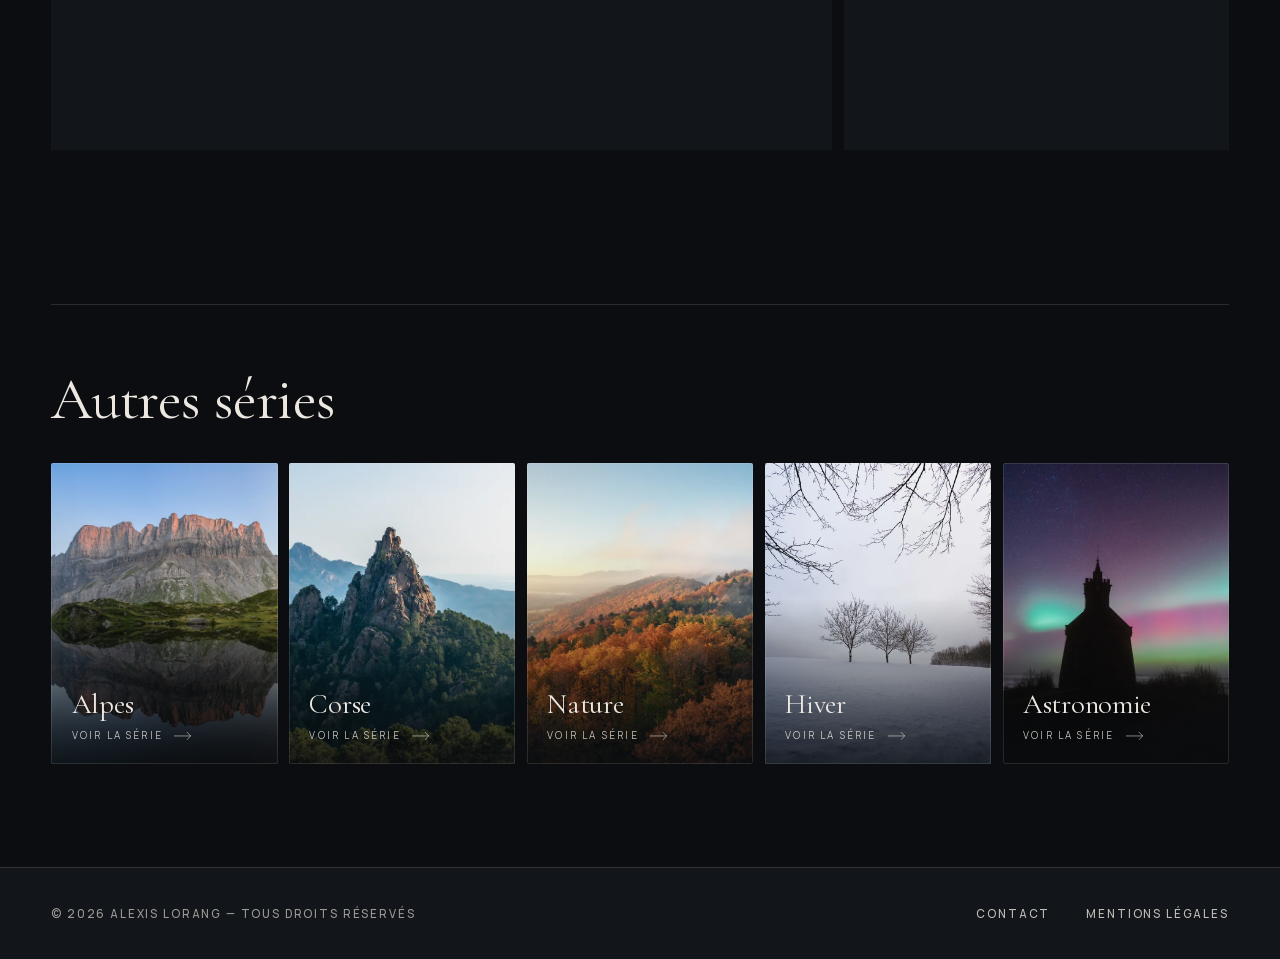
<file: mers-de-nuages.html>
<!doctype html>
<html lang="fr">
<head>
  <meta charset="utf-8">
  <meta name="viewport" content="width=device-width, initial-scale=1">
  <title>Mers de nuages — Alexis Lorang, photographie de paysages</title>
  <!-- À MODIFIER : description affichée dans Google -->
  <meta name="description" content="Série Mers de nuages — photographies d'Alexis Lorang.">
  <meta name="theme-color" content="#0b0d10">
  <link rel="icon" href="assets/img/icones/favicon.svg" type="image/svg+xml">
  <link rel="icon" href="assets/img/icones/favicon-32.png" sizes="32x32" type="image/png">
  <link rel="apple-touch-icon" href="assets/img/icones/apple-touch-icon.png">
  <meta name="color-scheme" content="dark">
  <meta property="og:title" content="Mers de nuages — Alexis Lorang, photographie de paysages">
  <meta property="og:image" content="assets/photos/mers-de-nuages/dsc4957.webp">
  <link rel="stylesheet" href="assets/css/polices.css">
  <link rel="preload" as="image" href="assets/photos/mers-de-nuages/dsc4957.webp">
  <link rel="stylesheet" href="assets/css/style.css">
  <!-- blocking="render" : le cadrage et la mise en page sont appliqués avant le premier affichage
       (sinon la transition entre pages montre la photo de couverture mal placée puis la recale) -->
  <script src="assets/data/photos.js" defer blocking="render"></script>
  <script src="assets/data/gabarits.js" defer blocking="render"></script>
  <script src="assets/data/disposition.js" defer blocking="render"></script>
  <script src="assets/js/main.js" defer blocking="render"></script>
</head>
<body>

  <header class="entete">
    <a class="logo" href="index.html" aria-label="Alexis Lorang — Accueil"><span class="logo__nom">Alexis <em>Lorang</em></span><span class="logo__sous">Photographie de paysages</span></a>
    <nav class="nav" id="menu" aria-label="Navigation principale"><!-- nav:debut -->
      <div class="nav__item nav__item--accueil"><a href="index.html"><img src="assets/photos/mers-de-nuages/c2-s.webp" alt="" loading="lazy">Accueil</a></div>
      <div class="nav__item"><a href="mers-de-nuages.html" aria-current="page"><img src="assets/photos/mers-de-nuages/dsc4957-s.webp" alt="" loading="lazy">Mers de nuages</a></div>
      <div class="nav__item"><a href="alpes.html"><img src="assets/photos/alpes/aiguilles-rouges/dsc3370-panorama-modifier-s.webp" alt="" loading="lazy">Alpes</a></div>
      <div class="nav__item"><a href="corse.html"><img src="assets/photos/corse/dsc0862-s.webp" alt="" loading="lazy">Corse</a></div>
      <div class="nav__item"><a href="nature.html"><img src="assets/photos/nature/dsc0860-s.webp" alt="" loading="lazy">Nature</a></div>
      <div class="nav__item"><a href="hiver.html"><img src="assets/photos/hiver/dsc6053-modifier-s.webp" alt="" loading="lazy">Hiver</a></div>
      <div class="nav__item"><a href="astronomie.html"><img src="assets/photos/astronomie/aurores-boreales/dsc6161-modifier-s.webp" alt="" loading="lazy">Astronomie</a></div>
      <div class="nav__item"><a href="a-propos.html">À propos</a></div>
      <!-- nav:fin --></nav>
    <button class="burger" type="button" aria-label="Menu" aria-controls="menu" aria-expanded="false"><i></i><i></i></button>
  </header>

  <main>
    <section class="hero hero--court">
      <div class="hero__fond" aria-hidden="true">
        <!-- À MODIFIER : image du bandeau de la série -->
        <div class="hero__vue est-active"><img src="assets/photos/mers-de-nuages/dsc4957.webp" alt=""></div>
      </div>
      <div class="hero__texte">
        <h1><span class="ligne"><span>Mers de nuages</span></span></h1>
        <!-- À MODIFIER : introduction de la série -->
        <p class="fondu">Mon phénomène météorologique préféré. Au-dessus de la brume, tout se tait. Il ne reste que le calme, et l'instant présent.</p>
      </div>
      <nav class="hero__index fondu" aria-label="Dans cette série">
        <div class="sous-nav" data-sous-nav></div>
      </nav>
      <a class="hero__defile fondu" href="#galerie">Défiler</a>
    </section>

    <section class="section section--galerie" id="galerie">
      <div class="conteneur">
        <!-- Les photos sont affichées automatiquement à partir de assets/data/photos.js -->
        <div data-serie="mers-de-nuages"></div>
        <noscript><p>Activez JavaScript pour afficher la galerie.</p></noscript>
      </div>
    </section>
    <!-- suivante:debut -->
    <section class="section section--galerie autres" aria-labelledby="autres-titre">
      <div class="conteneur">
        <h2 class="groupe__titre" id="autres-titre">Autres séries</h2>
        <div class="autres__liste">
          <a class="serie" href="alpes.html">
            <img src="assets/photos/alpes/aiguilles-rouges/dsc3370-panorama-modifier-s.webp" srcset="assets/photos/alpes/aiguilles-rouges/dsc3370-panorama-modifier-s.webp 1000w, assets/photos/alpes/aiguilles-rouges/dsc3370-panorama-modifier.webp 2560w" sizes="(max-width: 760px) 50vw, 20vw" alt="" loading="lazy">
            <div>
              <h3>Alpes</h3>
              <div class="serie__meta">Voir la série <svg viewBox="0 0 32 16" fill="none" stroke="currentColor" stroke-width="1.2" aria-hidden="true"><path d="M0 8h30M23 1l7 7-7 7"/></svg></div>
            </div>
          </a>
          <a class="serie" href="corse.html">
            <img src="assets/photos/corse/dsc0862-s.webp" srcset="assets/photos/corse/dsc0862-s.webp 1000w, assets/photos/corse/dsc0862.webp 2560w" sizes="(max-width: 760px) 50vw, 20vw" alt="" loading="lazy">
            <div>
              <h3>Corse</h3>
              <div class="serie__meta">Voir la série <svg viewBox="0 0 32 16" fill="none" stroke="currentColor" stroke-width="1.2" aria-hidden="true"><path d="M0 8h30M23 1l7 7-7 7"/></svg></div>
            </div>
          </a>
          <a class="serie" href="nature.html">
            <img src="assets/photos/nature/dsc0860-s.webp" srcset="assets/photos/nature/dsc0860-s.webp 1000w, assets/photos/nature/dsc0860.webp 2560w" sizes="(max-width: 760px) 50vw, 20vw" alt="" loading="lazy">
            <div>
              <h3>Nature</h3>
              <div class="serie__meta">Voir la série <svg viewBox="0 0 32 16" fill="none" stroke="currentColor" stroke-width="1.2" aria-hidden="true"><path d="M0 8h30M23 1l7 7-7 7"/></svg></div>
            </div>
          </a>
          <a class="serie" href="hiver.html">
            <img src="assets/photos/hiver/dsc6053-modifier-s.webp" srcset="assets/photos/hiver/dsc6053-modifier-s.webp 738w, assets/photos/hiver/dsc6053-modifier.webp 1889w" sizes="(max-width: 760px) 50vw, 20vw" alt="" loading="lazy">
            <div>
              <h3>Hiver</h3>
              <div class="serie__meta">Voir la série <svg viewBox="0 0 32 16" fill="none" stroke="currentColor" stroke-width="1.2" aria-hidden="true"><path d="M0 8h30M23 1l7 7-7 7"/></svg></div>
            </div>
          </a>
          <a class="serie" href="astronomie.html">
            <img src="assets/photos/astronomie/aurores-boreales/dsc6161-modifier-s.webp" srcset="assets/photos/astronomie/aurores-boreales/dsc6161-modifier-s.webp 1000w, assets/photos/astronomie/aurores-boreales/dsc6161-modifier.webp 2560w" sizes="(max-width: 760px) 50vw, 20vw" alt="" loading="lazy">
            <div>
              <h3>Astronomie</h3>
              <div class="serie__meta">Voir la série <svg viewBox="0 0 32 16" fill="none" stroke="currentColor" stroke-width="1.2" aria-hidden="true"><path d="M0 8h30M23 1l7 7-7 7"/></svg></div>
            </div>
          </a>
        </div>
      </div>
    </section>
    <!-- suivante:fin -->
  </main>

  <footer class="pied">
    <p class="pied__copy">© <span data-annee>2026</span> Alexis Lorang <span class="pied__droits">— Tous droits réservés</span></p>
    <nav class="pied__liens" aria-label="Liens utiles">
      <a href="a-propos.html#contact">Contact</a>
      <a href="mentions-legales.html">Mentions légales</a>
    </nav>
  </footer>

</body>
</html>
</file>
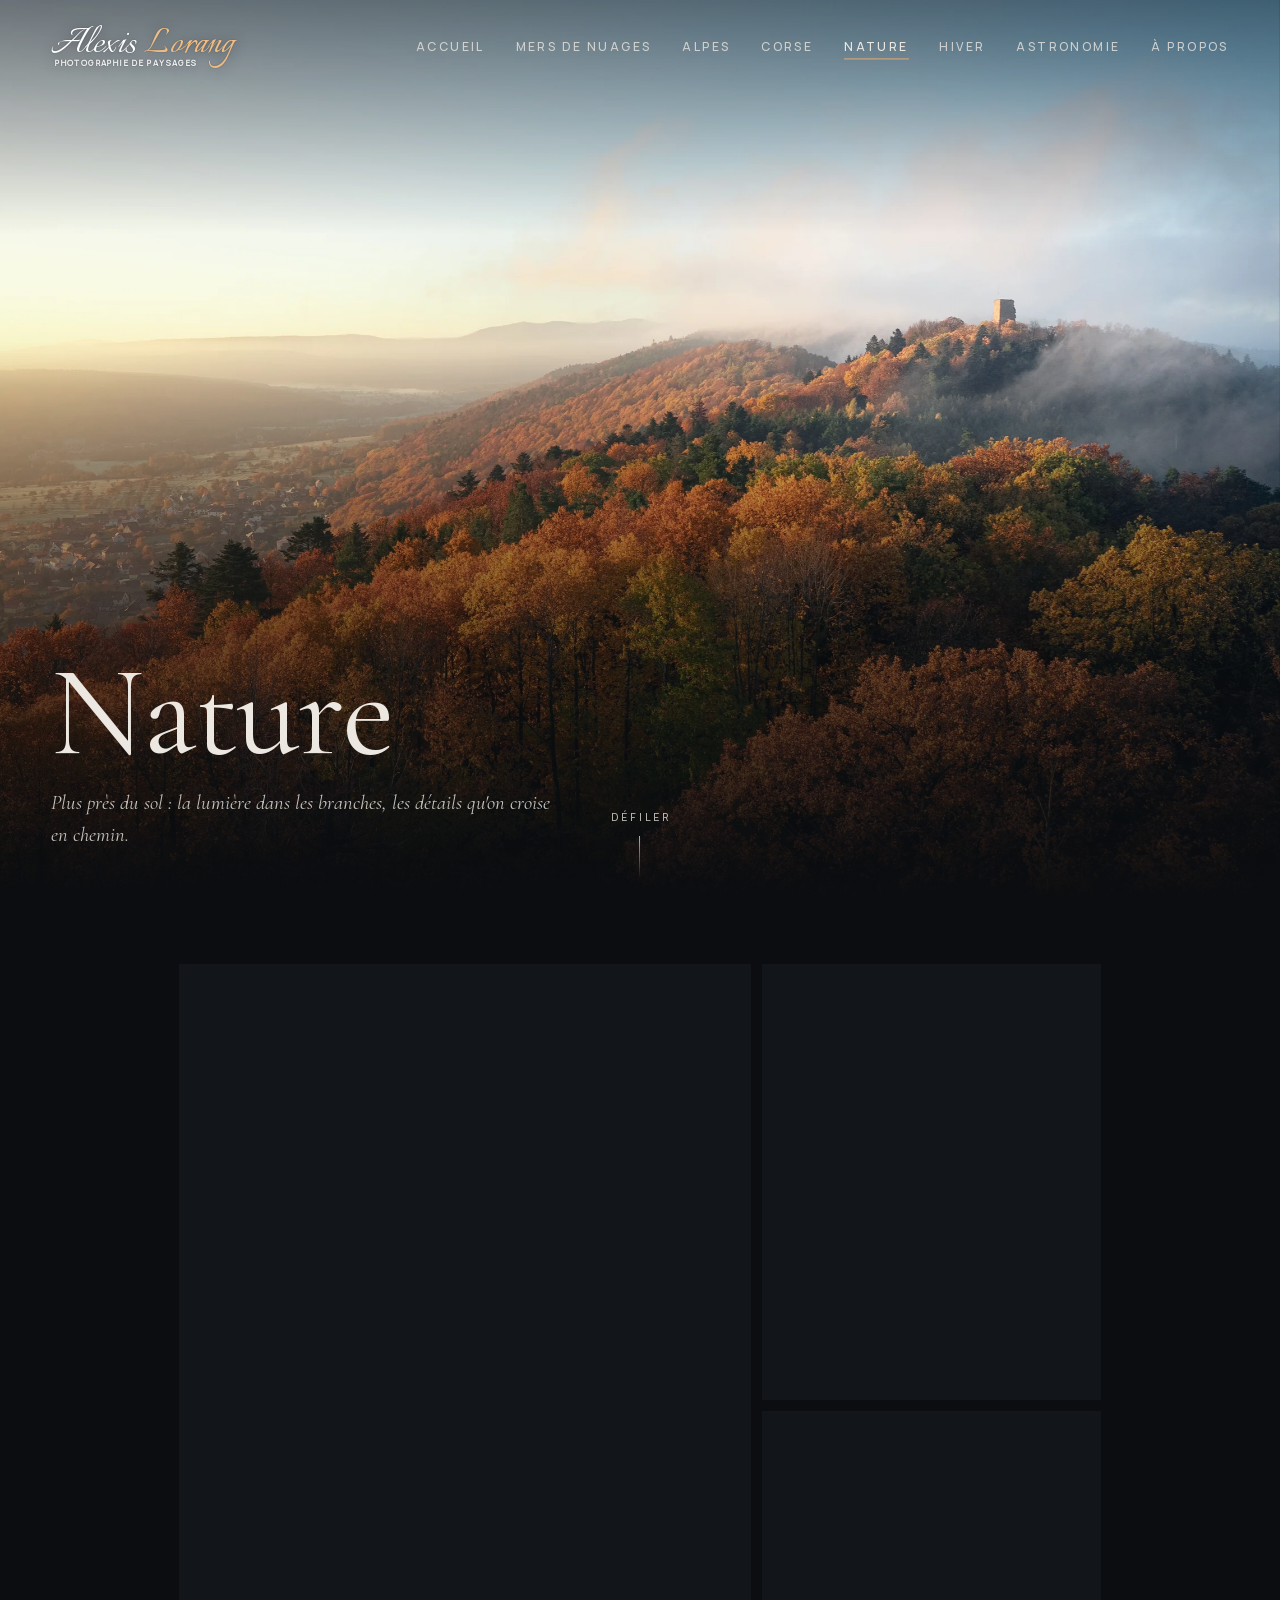
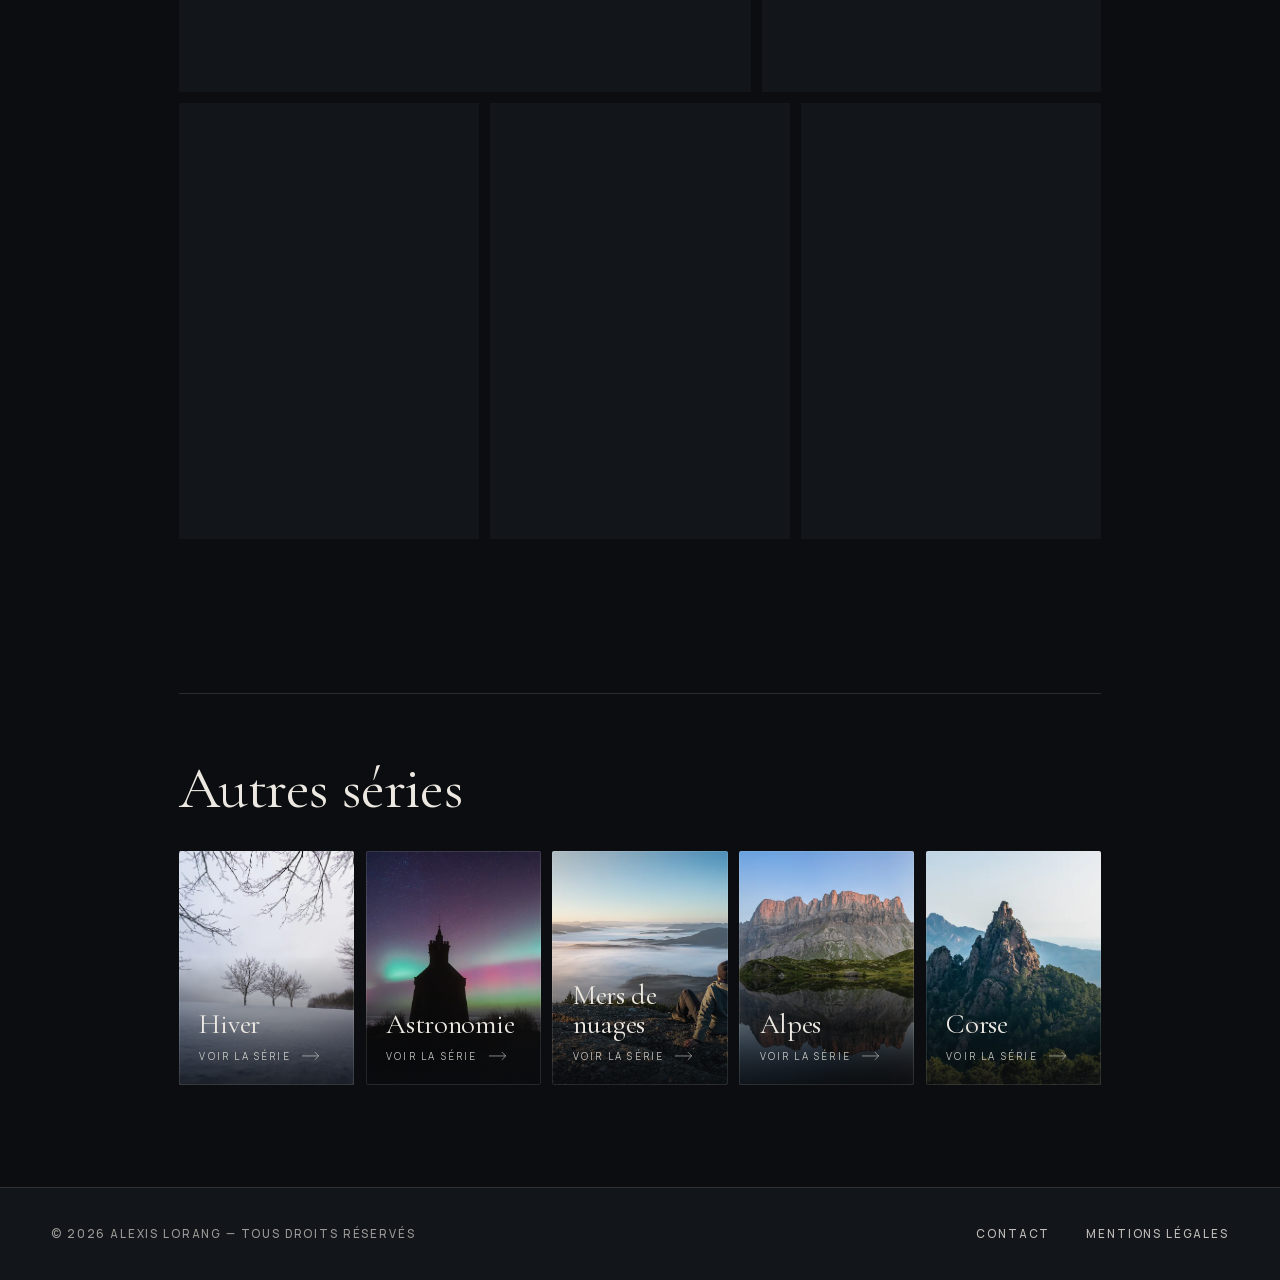
<file: nature.html>
<!doctype html>
<html lang="fr">
<head>
  <meta charset="utf-8">
  <meta name="viewport" content="width=device-width, initial-scale=1">
  <title>Nature — Alexis Lorang, photographie de paysages</title>
  <!-- À MODIFIER : description affichée dans Google -->
  <meta name="description" content="Série Nature — photographies d'Alexis Lorang.">
  <meta name="theme-color" content="#0b0d10">
  <link rel="icon" href="assets/img/icones/favicon.svg" type="image/svg+xml">
  <link rel="icon" href="assets/img/icones/favicon-32.png" sizes="32x32" type="image/png">
  <link rel="apple-touch-icon" href="assets/img/icones/apple-touch-icon.png">
  <meta name="color-scheme" content="dark">
  <meta property="og:title" content="Nature — Alexis Lorang, photographie de paysages">
  <meta property="og:image" content="assets/photos/nature/dsc0860.webp">
  <link rel="stylesheet" href="assets/css/polices.css">
  <link rel="preload" as="image" href="assets/photos/nature/dsc0860.webp">
  <link rel="stylesheet" href="assets/css/style.css">
  <!-- blocking="render" : le cadrage et la mise en page sont appliqués avant le premier affichage
       (sinon la transition entre pages montre la photo de couverture mal placée puis la recale) -->
  <script src="assets/data/photos.js" defer blocking="render"></script>
  <script src="assets/data/gabarits.js" defer blocking="render"></script>
  <script src="assets/data/disposition.js" defer blocking="render"></script>
  <script src="assets/js/main.js" defer blocking="render"></script>
</head>
<body>

  <header class="entete">
    <a class="logo" href="index.html" aria-label="Alexis Lorang — Accueil"><span class="logo__nom">Alexis <em>Lorang</em></span><span class="logo__sous">Photographie de paysages</span></a>
    <nav class="nav" id="menu" aria-label="Navigation principale"><!-- nav:debut -->
      <div class="nav__item nav__item--accueil"><a href="index.html"><img src="assets/photos/mers-de-nuages/c2-s.webp" alt="" loading="lazy">Accueil</a></div>
      <div class="nav__item"><a href="mers-de-nuages.html"><img src="assets/photos/mers-de-nuages/dsc4957-s.webp" alt="" loading="lazy">Mers de nuages</a></div>
      <div class="nav__item"><a href="alpes.html"><img src="assets/photos/alpes/aiguilles-rouges/dsc3370-panorama-modifier-s.webp" alt="" loading="lazy">Alpes</a></div>
      <div class="nav__item"><a href="corse.html"><img src="assets/photos/corse/dsc0862-s.webp" alt="" loading="lazy">Corse</a></div>
      <div class="nav__item"><a href="nature.html" aria-current="page"><img src="assets/photos/nature/dsc0860-s.webp" alt="" loading="lazy">Nature</a></div>
      <div class="nav__item"><a href="hiver.html"><img src="assets/photos/hiver/dsc6053-modifier-s.webp" alt="" loading="lazy">Hiver</a></div>
      <div class="nav__item"><a href="astronomie.html"><img src="assets/photos/astronomie/aurores-boreales/dsc6161-modifier-s.webp" alt="" loading="lazy">Astronomie</a></div>
      <div class="nav__item"><a href="a-propos.html">À propos</a></div>
      <!-- nav:fin --></nav>
    <button class="burger" type="button" aria-label="Menu" aria-controls="menu" aria-expanded="false"><i></i><i></i></button>
  </header>

  <main>
    <section class="hero hero--court">
      <div class="hero__fond" aria-hidden="true">
        <!-- À MODIFIER : image du bandeau de la série -->
        <div class="hero__vue est-active"><img src="assets/photos/nature/dsc0860.webp" alt=""></div>
      </div>
      <div class="hero__texte">
        <h1><span class="ligne"><span>Nature</span></span></h1>
        <!-- À MODIFIER : introduction de la série -->
        <p class="fondu">Plus près du sol&nbsp;: la lumière dans les branches, les détails qu'on croise en chemin.</p>
      </div>
      <nav class="hero__index fondu" aria-label="Dans cette série">
        <div class="sous-nav" data-sous-nav></div>
      </nav>
      <a class="hero__defile fondu" href="#galerie">Défiler</a>
    </section>

    <section class="section section--galerie" id="galerie">
      <div class="conteneur">
        <!-- Les photos sont affichées automatiquement à partir de assets/data/photos.js -->
        <div data-serie="nature"></div>
        <noscript><p>Activez JavaScript pour afficher la galerie.</p></noscript>
      </div>
    </section>
    <!-- suivante:debut -->
    <section class="section section--galerie autres" aria-labelledby="autres-titre">
      <div class="conteneur">
        <h2 class="groupe__titre" id="autres-titre">Autres séries</h2>
        <div class="autres__liste">
          <a class="serie" href="hiver.html">
            <img src="assets/photos/hiver/dsc6053-modifier-s.webp" srcset="assets/photos/hiver/dsc6053-modifier-s.webp 738w, assets/photos/hiver/dsc6053-modifier.webp 1889w" sizes="(max-width: 760px) 50vw, 20vw" alt="" loading="lazy">
            <div>
              <h3>Hiver</h3>
              <div class="serie__meta">Voir la série <svg viewBox="0 0 32 16" fill="none" stroke="currentColor" stroke-width="1.2" aria-hidden="true"><path d="M0 8h30M23 1l7 7-7 7"/></svg></div>
            </div>
          </a>
          <a class="serie" href="astronomie.html">
            <img src="assets/photos/astronomie/aurores-boreales/dsc6161-modifier-s.webp" srcset="assets/photos/astronomie/aurores-boreales/dsc6161-modifier-s.webp 1000w, assets/photos/astronomie/aurores-boreales/dsc6161-modifier.webp 2560w" sizes="(max-width: 760px) 50vw, 20vw" alt="" loading="lazy">
            <div>
              <h3>Astronomie</h3>
              <div class="serie__meta">Voir la série <svg viewBox="0 0 32 16" fill="none" stroke="currentColor" stroke-width="1.2" aria-hidden="true"><path d="M0 8h30M23 1l7 7-7 7"/></svg></div>
            </div>
          </a>
          <a class="serie" href="mers-de-nuages.html">
            <img src="assets/photos/mers-de-nuages/dsc4957-s.webp" srcset="assets/photos/mers-de-nuages/dsc4957-s.webp 1000w, assets/photos/mers-de-nuages/dsc4957.webp 2560w" sizes="(max-width: 760px) 50vw, 20vw" alt="" loading="lazy">
            <div>
              <h3>Mers de nuages</h3>
              <div class="serie__meta">Voir la série <svg viewBox="0 0 32 16" fill="none" stroke="currentColor" stroke-width="1.2" aria-hidden="true"><path d="M0 8h30M23 1l7 7-7 7"/></svg></div>
            </div>
          </a>
          <a class="serie" href="alpes.html">
            <img src="assets/photos/alpes/aiguilles-rouges/dsc3370-panorama-modifier-s.webp" srcset="assets/photos/alpes/aiguilles-rouges/dsc3370-panorama-modifier-s.webp 1000w, assets/photos/alpes/aiguilles-rouges/dsc3370-panorama-modifier.webp 2560w" sizes="(max-width: 760px) 50vw, 20vw" alt="" loading="lazy">
            <div>
              <h3>Alpes</h3>
              <div class="serie__meta">Voir la série <svg viewBox="0 0 32 16" fill="none" stroke="currentColor" stroke-width="1.2" aria-hidden="true"><path d="M0 8h30M23 1l7 7-7 7"/></svg></div>
            </div>
          </a>
          <a class="serie" href="corse.html">
            <img src="assets/photos/corse/dsc0862-s.webp" srcset="assets/photos/corse/dsc0862-s.webp 1000w, assets/photos/corse/dsc0862.webp 2560w" sizes="(max-width: 760px) 50vw, 20vw" alt="" loading="lazy">
            <div>
              <h3>Corse</h3>
              <div class="serie__meta">Voir la série <svg viewBox="0 0 32 16" fill="none" stroke="currentColor" stroke-width="1.2" aria-hidden="true"><path d="M0 8h30M23 1l7 7-7 7"/></svg></div>
            </div>
          </a>
        </div>
      </div>
    </section>
    <!-- suivante:fin -->
  </main>

  <footer class="pied">
    <p class="pied__copy">© <span data-annee>2026</span> Alexis Lorang <span class="pied__droits">— Tous droits réservés</span></p>
    <nav class="pied__liens" aria-label="Liens utiles">
      <a href="a-propos.html#contact">Contact</a>
      <a href="mentions-legales.html">Mentions légales</a>
    </nav>
  </footer>

</body>
</html>
</file>
<file: assets/css/polices.css>
/* Polices hébergées sur le site (au lieu de Google Fonts) : aucune requête vers un service tiers.
   Cormorant Garamond, Manrope et Italianno — licence SIL Open Font License. */

/* latin-ext */
@font-face {
  font-family: 'Cormorant Garamond';
  font-style: italic;
  font-weight: 400;
  font-display: swap;
  src: url(../fonts/cormorant-garamond-400-italique-latin-ext.woff2) format('woff2');
  unicode-range: U+0100-02BA, U+02BD-02C5, U+02C7-02CC, U+02CE-02D7, U+02DD-02FF, U+0304, U+0308, U+0329, U+1D00-1DBF, U+1E00-1E9F, U+1EF2-1EFF, U+2020, U+20A0-20AB, U+20AD-20C4, U+2113, U+2C60-2C7F, U+A720-A7FF;
}

/* latin */
@font-face {
  font-family: 'Cormorant Garamond';
  font-style: italic;
  font-weight: 400;
  font-display: swap;
  src: url(../fonts/cormorant-garamond-400-italique-latin.woff2) format('woff2');
  unicode-range: U+0000-00FF, U+0131, U+0152-0153, U+02BB-02BC, U+02C6, U+02DA, U+02DC, U+0304, U+0308, U+0329, U+2000-206F, U+20AC, U+2122, U+2191, U+2193, U+2212, U+2215, U+FEFF, U+FFFD;
}

/* latin-ext */
@font-face {
  font-family: 'Cormorant Garamond';
  font-style: normal;
  font-weight: 400;
  font-display: swap;
  src: url(../fonts/cormorant-garamond-400-latin-ext.woff2) format('woff2');
  unicode-range: U+0100-02BA, U+02BD-02C5, U+02C7-02CC, U+02CE-02D7, U+02DD-02FF, U+0304, U+0308, U+0329, U+1D00-1DBF, U+1E00-1E9F, U+1EF2-1EFF, U+2020, U+20A0-20AB, U+20AD-20C4, U+2113, U+2C60-2C7F, U+A720-A7FF;
}

/* latin */
@font-face {
  font-family: 'Cormorant Garamond';
  font-style: normal;
  font-weight: 400;
  font-display: swap;
  src: url(../fonts/cormorant-garamond-400-latin.woff2) format('woff2');
  unicode-range: U+0000-00FF, U+0131, U+0152-0153, U+02BB-02BC, U+02C6, U+02DA, U+02DC, U+0304, U+0308, U+0329, U+2000-206F, U+20AC, U+2122, U+2191, U+2193, U+2212, U+2215, U+FEFF, U+FFFD;
}

/* latin-ext */
@font-face {
  font-family: 'Cormorant Garamond';
  font-style: normal;
  font-weight: 500;
  font-display: swap;
  src: url(../fonts/cormorant-garamond-400-latin-ext.woff2) format('woff2');
  unicode-range: U+0100-02BA, U+02BD-02C5, U+02C7-02CC, U+02CE-02D7, U+02DD-02FF, U+0304, U+0308, U+0329, U+1D00-1DBF, U+1E00-1E9F, U+1EF2-1EFF, U+2020, U+20A0-20AB, U+20AD-20C4, U+2113, U+2C60-2C7F, U+A720-A7FF;
}

/* latin */
@font-face {
  font-family: 'Cormorant Garamond';
  font-style: normal;
  font-weight: 500;
  font-display: swap;
  src: url(../fonts/cormorant-garamond-400-latin.woff2) format('woff2');
  unicode-range: U+0000-00FF, U+0131, U+0152-0153, U+02BB-02BC, U+02C6, U+02DA, U+02DC, U+0304, U+0308, U+0329, U+2000-206F, U+20AC, U+2122, U+2191, U+2193, U+2212, U+2215, U+FEFF, U+FFFD;
}

/* latin-ext */
@font-face {
  font-family: 'Italianno';
  font-style: normal;
  font-weight: 400;
  font-display: swap;
  src: url(../fonts/italianno-400-latin-ext.woff2) format('woff2');
  unicode-range: U+0100-02BA, U+02BD-02C5, U+02C7-02CC, U+02CE-02D7, U+02DD-02FF, U+0304, U+0308, U+0329, U+1D00-1DBF, U+1E00-1E9F, U+1EF2-1EFF, U+2020, U+20A0-20AB, U+20AD-20C4, U+2113, U+2C60-2C7F, U+A720-A7FF;
}

/* latin */
@font-face {
  font-family: 'Italianno';
  font-style: normal;
  font-weight: 400;
  font-display: swap;
  src: url(../fonts/italianno-400-latin.woff2) format('woff2');
  unicode-range: U+0000-00FF, U+0131, U+0152-0153, U+02BB-02BC, U+02C6, U+02DA, U+02DC, U+0304, U+0308, U+0329, U+2000-206F, U+20AC, U+2122, U+2191, U+2193, U+2212, U+2215, U+FEFF, U+FFFD;
}

/* latin-ext */
@font-face {
  font-family: 'Manrope';
  font-style: normal;
  font-weight: 400;
  font-display: swap;
  src: url(../fonts/manrope-400-latin-ext.woff2) format('woff2');
  unicode-range: U+0100-02BA, U+02BD-02C5, U+02C7-02CC, U+02CE-02D7, U+02DD-02FF, U+0304, U+0308, U+0329, U+1D00-1DBF, U+1E00-1E9F, U+1EF2-1EFF, U+2020, U+20A0-20AB, U+20AD-20C4, U+2113, U+2C60-2C7F, U+A720-A7FF;
}

/* latin */
@font-face {
  font-family: 'Manrope';
  font-style: normal;
  font-weight: 400;
  font-display: swap;
  src: url(../fonts/manrope-400-latin.woff2) format('woff2');
  unicode-range: U+0000-00FF, U+0131, U+0152-0153, U+02BB-02BC, U+02C6, U+02DA, U+02DC, U+0304, U+0308, U+0329, U+2000-206F, U+20AC, U+2122, U+2191, U+2193, U+2212, U+2215, U+FEFF, U+FFFD;
}

/* latin-ext */
@font-face {
  font-family: 'Manrope';
  font-style: normal;
  font-weight: 500;
  font-display: swap;
  src: url(../fonts/manrope-400-latin-ext.woff2) format('woff2');
  unicode-range: U+0100-02BA, U+02BD-02C5, U+02C7-02CC, U+02CE-02D7, U+02DD-02FF, U+0304, U+0308, U+0329, U+1D00-1DBF, U+1E00-1E9F, U+1EF2-1EFF, U+2020, U+20A0-20AB, U+20AD-20C4, U+2113, U+2C60-2C7F, U+A720-A7FF;
}

/* latin */
@font-face {
  font-family: 'Manrope';
  font-style: normal;
  font-weight: 500;
  font-display: swap;
  src: url(../fonts/manrope-400-latin.woff2) format('woff2');
  unicode-range: U+0000-00FF, U+0131, U+0152-0153, U+02BB-02BC, U+02C6, U+02DA, U+02DC, U+0304, U+0308, U+0329, U+2000-206F, U+20AC, U+2122, U+2191, U+2193, U+2212, U+2215, U+FEFF, U+FFFD;
}
</file>
<file: assets/css/style.css>
/* ==========================================================================
   Portfolio photo — feuille de style
   Les couleurs et polices se règlent dans :root ci-dessous.
   ========================================================================== */

:root {
  --fond: #0b0d10;
  --fond-2: #12151a;
  --texte: #ece8e1;
  --discret: #9b9a96;
  --trait: rgba(236, 232, 225, 0.14);
  --accent: #e3ab6f; /* lueur de lever de soleil */

  --serif: 'Cormorant Garamond', 'Iowan Old Style', Georgia, serif;
  --sans: 'Manrope', system-ui, -apple-system, 'Segoe UI', sans-serif;

  --marge: clamp(1.25rem, 4vw, 4rem);
  --doux: cubic-bezier(0.22, 1, 0.36, 1);
  --rangee: 320px; /* hauteur cible d'une rangée de la grille */

  /* Typographie : titres en Cormorant ; sous-titres (phrase courte sous un grand titre : bandeaux,
     sous-catégories) en Cormorant italique ; textes courants en Manrope. */
  --sous-titre: italic 400 clamp(1.15rem, 1.6vw, 1.35rem) / 1.55 var(--serif);
  --intro-taille: clamp(1rem, 1.3vw, 1.15rem); /* textes courants d'introduction (présentation) */
  --intro-couleur: rgba(236, 232, 225, 0.82);
}

*,
*::before,
*::after { box-sizing: border-box; }

html {
  color-scheme: dark; /* fond du navigateur sombre dès le début du chargement : pas d'éclair blanc entre deux pages */
  scroll-behavior: smooth;
  -webkit-text-size-adjust: 100%;
  background: var(--fond);
}

body {
  margin: 0;
  background: var(--fond);
  color: var(--texte);
  font-family: var(--sans);
  font-size: 1rem;
  line-height: 1.7;
  -webkit-font-smoothing: antialiased;
}

/* Changement de page (navigateurs récents) : les pages défilent à l'horizontale comme des photos.
   La nouvelle arrive par le côté et pousse l'ancienne, qui recule en s'assombrissant ; l'en-tête reste fixe.
   Sens : vers la droite dans l'ordre du menu → arrive par la droite (main.js pose le type « arriere » sinon). */
@view-transition { navigation: auto; }
.entete { view-transition-name: entete; }
/* L'en-tête change d'un coup, sans fondu : le fondu par défaut additionne la luminosité des deux
   en-têtes (mode « plus-lighter »), et sur un ciel ou de la neige vus à travers le verre dépoli
   de la barre, le résultat virait au blanc. */
::view-transition-group(entete) { animation: none; }
::view-transition-old(entete) { display: none; }
::view-transition-new(entete) { animation: none; }
/* Sous les deux pages qui glissent : le fond du site, jamais celui du navigateur */
::view-transition { background: var(--fond); }
::view-transition-old(root), ::view-transition-new(root) {
  mix-blend-mode: normal;
  background: var(--fond); /* opaques même si la photo de la nouvelle page n'est pas encore chargée */
  /* Courbe « ease-out » : la page part vite dès le clic puis se pose en douceur. Une courbe
     « ease-in-out » restait quasi immobile les premières ~150 ms, ce qui donnait l'impression d'un lag. */
  animation-duration: 0.75s; animation-timing-function: var(--doux); animation-fill-mode: both;
}
::view-transition-old(root) { animation-name: page-sortie; }
::view-transition-new(root) { animation-name: page-entree; box-shadow: 0 0 90px rgba(0, 0, 0, 0.6); }
html:active-view-transition-type(arriere)::view-transition-old(root) { animation-name: page-sortie-arriere; }
html:active-view-transition-type(arriere)::view-transition-new(root) { animation-name: page-entree-arriere; }
/* L'ancienne page s'assombrit par transparence au-dessus du fond sombre, sans filtre :
   un filtre sur la capture de toute la page pouvait la faire virer au blanc d'un coup. */
@keyframes page-sortie { to { transform: translateX(-28%); opacity: 0.45; } }
@keyframes page-entree { from { transform: translateX(100%); } }
@keyframes page-sortie-arriere { to { transform: translateX(28%); opacity: 0.45; } }
@keyframes page-entree-arriere { from { transform: translateX(-100%); } }

img { display: block; max-width: 100%; }
/* Protection des photos : pas de glisser-déposer, pas de menu « Enregistrer l'image » au appui long (iOS) */
img, .galerie a {
  -webkit-user-drag: none;
  -webkit-touch-callout: none;
  user-select: none;
  -webkit-user-select: none;
}
a { color: inherit; text-decoration: none; }
button { font: inherit; color: inherit; background: none; border: 0; padding: 0; cursor: pointer; }
::selection { background: var(--accent); color: #111; }

:focus-visible { outline: 2px solid var(--accent); outline-offset: 4px; border-radius: 2px; }

.sr-only {
  position: absolute; width: 1px; height: 1px; overflow: hidden;
  clip-path: inset(50%); white-space: nowrap;
}

/* ---------- Typographie ---------- */

h1, h2, h3 {
  font-family: var(--serif);
  font-weight: 400;
  line-height: 1.05;
  letter-spacing: -0.01em;
  margin: 0;
  text-wrap: balance;
}
h1 { font-size: clamp(3rem, 9vw, 8rem); }
h2 { font-size: clamp(2.2rem, 5vw, 4.25rem); }
h1 em, h2 em { font-style: italic; color: var(--accent); }
p { margin: 0 0 1.2em; text-wrap: pretty; }

.surtitre {
  display: inline-flex; align-items: center; gap: 0.9em;
  font-size: 0.72rem; font-weight: 500;
  letter-spacing: 0.28em; text-transform: uppercase;
  color: var(--discret);
}
.surtitre::before { content: ''; width: 2.5em; height: 1px; background: currentColor; }

.lien {
  display: inline-flex; align-items: center; gap: 0.8em;
  font-size: 0.78rem; font-weight: 500; letter-spacing: 0.22em; text-transform: uppercase;
  padding-bottom: 0.5em;
  background: linear-gradient(currentColor, currentColor) left bottom / 100% 1px no-repeat;
  transition: background-size 0.5s var(--doux), color 0.3s;
}
.lien svg { width: 1.6em; height: 1em; transition: transform 0.5s var(--doux); }
.lien:hover { color: var(--accent); }
.lien:hover svg { transform: translateX(0.4em); }

/* ---------- En-tête / navigation ---------- */

.entete {
  position: fixed; inset: 0 0 auto 0; z-index: 50;
  display: flex; align-items: center; justify-content: space-between;
  padding: 1.4rem var(--marge);
  border-bottom: 1px solid transparent; /* le trait du bas apparaît avec le fond sans changer la hauteur */
  transition: transform 0.5s var(--doux), background-color 0.4s, border-color 0.4s, backdrop-filter 0.4s;
}
.entete.est-pleine {
  /* la barre garde la taille du haut de page : seul le fond flouté apparaît */
  background: rgba(11, 13, 16, 0.72);
  -webkit-backdrop-filter: blur(16px) saturate(1.3);
  backdrop-filter: blur(16px) saturate(1.3);
  border-bottom-color: var(--trait);
}
.entete.est-cachee { transform: translateY(-100%); }
/* posée un instant par main.js pour mesurer l'en-tête réduit */
.entete.sans-transition, .entete.sans-transition * { transition: none !important; }

.logo {
  position: relative; z-index: 2;
  /* Tout est en em : les deux lignes gardent la même largeur quelle que soit la taille du logo */
  font-size: 1.8rem;
  display: flex; flex-direction: column; align-items: flex-start; gap: 0;
  color: #fff;
  text-shadow: 0 1px 14px rgba(0, 0, 0, 0.45), 0 0 2px rgba(0, 0, 0, 0.25);
  transition: font-size 0.4s var(--doux);
}
.logo__nom {
  /* Nom calligraphié, « Lorang » en doré */
  font-family: 'Italianno', var(--serif); font-size: 1.55em; font-weight: 400; letter-spacing: 0; line-height: 1;
}
.logo__nom em { font-style: normal; color: #f0bd85; }
/* Placement de « Photographie de paysages », réglable avec http://localhost:4173/outils/logo
   (valeurs proportionnelles à la taille du logo, sauf l'espacement des lettres) */
/* reglage-logo:debut */
.logo { --sous-taille: 0.278; --sous-lettres: 0.173; --sous-y: -0.294; --sous-x: 0.143; }
/* reglage-logo:fin */
.logo__sous {
  /* Calé sous « Alexis Lor », remonté à hauteur de la boucle du g */
  font-family: var(--sans); font-size: calc(var(--sous-taille) * 1em); font-weight: 600;
  letter-spacing: calc(var(--sous-lettres) * 1em); text-transform: uppercase; line-height: 1;
  margin: calc(var(--sous-y) / var(--sous-taille) * 1em) calc(var(--sous-lettres) * -1em) 0 calc(var(--sous-x) / var(--sous-taille) * 1em);
  color: rgba(255, 255, 255, 0.88);
}

.nav { display: flex; gap: clamp(1.1rem, 2.4vw, 2.5rem); }
.nav__item { position: relative; }

.nav a {
  position: relative;
  font-size: 0.76rem; font-weight: 500; letter-spacing: 0.2em; text-transform: uppercase;
  padding: 0.6em 0; white-space: nowrap;
  opacity: 0.78; transition: opacity 0.3s;
}
/* Le menu doit tenir sur une ligne à côté du grand logo (haut de page) : sinon les liens passent sur
   deux lignes et ne sont plus à la même place que dans la barre réduite. Resserré sur les écrans moyens. */
/* Menu centré verticalement dans la barre, dont main.js mesure la hauteur (--entete-h). */
@media (min-width: 981px) {
  .nav { position: absolute; right: var(--marge); top: calc(var(--entete-h, 4.2rem) / 2); transform: translateY(-50%); }
}
@media (min-width: 981px) and (max-width: 1180px) {
  .nav { gap: 1rem; }
  .nav a { font-size: 0.7rem; letter-spacing: 0.14em; }
}
.nav a::after {
  content: ''; position: absolute; left: 0; right: 0; bottom: 0.15em; height: 1px;
  background: var(--accent);
  transform: scaleX(0); transform-origin: right; transition: transform 0.5s var(--doux);
}
.nav a:hover, .nav a[aria-current='page'] { opacity: 1; }
.nav a:hover::after, .nav a[aria-current='page']::after { transform: scaleX(1); transform-origin: left; }
/* à l'arrivée sur une page, son soulignement se trace de gauche à droite */
.nav a[aria-current='page']::after { animation: trace 0.8s var(--doux) 0.35s backwards; }
@keyframes trace { from { transform: scaleX(0); } }

.burger { display: none; position: relative; z-index: 2; width: 44px; height: 44px; margin-right: -10px; }
.burger i {
  position: absolute; left: 10px; right: 10px; height: 1.5px; background: var(--texte);
  transition: transform 0.45s var(--doux), top 0.45s var(--doux);
}
.burger i:first-child { top: 17px; }
.burger i:last-child { top: 26px; }
.menu-ouvert .burger i:first-child { top: 21.5px; transform: rotate(45deg); }
.menu-ouvert .burger i:last-child { top: 21.5px; transform: rotate(-45deg); }

.nav__pied, .nav__item > a img { display: none; }

/* Menu mobile : intitulé de rubrique › série (vignette + nom) */
@media (max-width: 980px) {
  .burger { display: block; }
  .nav {
    position: fixed; inset: 0; z-index: 1;
    height: 100dvh; overflow-y: auto; overscroll-behavior: contain;
    flex-direction: column; justify-content: flex-start; gap: 0;
    padding: 5.75rem var(--marge) 1.5rem;
    background: linear-gradient(to bottom, rgba(38, 44, 54, 0.9), rgba(22, 26, 33, 0.95));
    -webkit-backdrop-filter: blur(26px) saturate(1.4); backdrop-filter: blur(26px) saturate(1.4);
    opacity: 0; visibility: hidden;
    transition: opacity 0.45s ease, visibility 0.45s;
  }
  /* Niveau 0 : intitulés de rubrique */
  .nav::before, .nav__item:last-of-type::before {
    display: flex; align-items: center; gap: 0.9em;
    font-family: var(--sans); font-size: 0.68rem; font-weight: 500; letter-spacing: 0.28em; text-transform: uppercase;
    color: var(--accent);
  }
  .nav::before { content: 'Les séries'; margin-bottom: 0.7rem; }
  /* Accueil : au-dessus de la rubrique « Les séries », en plus discret */
  .nav::before { order: 1; }
  .nav__item { order: 2; }
  .nav__pied { order: 3; }
  .nav__item--accueil { order: 0; margin-bottom: 1.4rem; padding-bottom: 1.4rem; border-bottom: 1px solid rgba(236, 232, 225, 0.2); }
  .nav__item:last-of-type::before { content: 'Derrière l’objectif'; margin-bottom: 0.9rem; }

  .nav__item {
    padding: 0.65rem 0;
    opacity: 0; transform: translateY(14px);
    transition: opacity 0.5s ease, transform 0.8s var(--doux);
  }
  .nav__item:last-of-type { margin-top: 1.1rem; padding-top: 1.4rem; border-top: 1px solid rgba(236, 232, 225, 0.2); }

  /* Niveau 1 : la série */
  .nav a { padding: 0; opacity: 1; }
  .nav a::after { display: none; }
  .nav__item > a {
    display: flex; align-items: center; gap: 1.1rem;
    font-family: var(--serif); font-size: 1.8rem; font-weight: 400; line-height: 1.1;
    letter-spacing: 0; text-transform: none; color: #fff; transition: color 0.3s;
  }
  .nav__item > a img {
    display: block; flex: none; width: 4.4rem; height: 3.3rem; object-fit: cover; border-radius: 3px;
    background: var(--fond-2); box-shadow: 0 6px 18px rgba(0, 0, 0, 0.35);
  }
  .nav__item > a[aria-current='page'] { color: var(--accent); font-style: italic; }
  .nav__item > a[aria-current='page'] img { outline: 1px solid var(--accent); outline-offset: 3px; }

  /* Les sous-parties ne figurent pas dans le menu mobile : elles sont dans le bandeau de chaque série */

  .nav__pied {
    display: flex; justify-content: space-between; gap: 1rem; margin: auto 0 0; padding-top: 1.75rem;
    font-size: 0.66rem; font-weight: 500; letter-spacing: 0.2em; text-transform: uppercase; color: rgba(236, 232, 225, 0.6);
  }
  .nav .nav__pied a { font-size: inherit; letter-spacing: inherit; color: var(--texte); }

  .menu-ouvert .nav { opacity: 1; visibility: visible; }
  .menu-ouvert .nav__item { opacity: 1; transform: none; }
  .menu-ouvert .nav__item:nth-of-type(1) { transition-delay: 0.05s; }
  .menu-ouvert .nav__item:nth-of-type(2) { transition-delay: 0.09s; }
  .menu-ouvert .nav__item:nth-of-type(3) { transition-delay: 0.13s; }
  .menu-ouvert .nav__item:nth-of-type(4) { transition-delay: 0.17s; }
  .menu-ouvert .nav__item:nth-of-type(5) { transition-delay: 0.21s; }
  .menu-ouvert .nav__item:nth-of-type(n + 6) { transition-delay: 0.25s; }
  .menu-ouvert .entete { background: none; backdrop-filter: none; -webkit-backdrop-filter: none; border-color: transparent; transform: none; }
  .menu-ouvert { overflow: hidden; }
}

/* ---------- Bandeau (hero) ---------- */

.hero {
  position: relative;
  height: 100svh; min-height: 34rem;
  display: flex; align-items: flex-end;
  padding: 0 var(--marge) clamp(4.5rem, 11vh, 8rem);
  overflow: hidden;
  isolation: isolate;
}
/* Bandeau d'une série : titre calé en bas à gauche, sommaire en bas à droite */
.hero--court {
  height: auto; min-height: max(100svh, 34rem);
  justify-content: space-between; gap: 2.5rem clamp(2rem, 6vw, 6rem);
  padding-top: 7rem; padding-bottom: clamp(2.25rem, 5.5vh, 3.5rem);
}
.hero--court::after {
  background:
    linear-gradient(to bottom, rgba(11, 13, 16, 0.5), transparent 24%),
    linear-gradient(to top, var(--fond) 0%, rgba(11, 13, 16, 0.72) 16%, rgba(11, 13, 16, 0.3) 40%, transparent 62%);
}
.hero--court h1 { font-size: clamp(3.4rem, 10vw, 9rem); }
.hero--court .hero__texte .surtitre { margin-bottom: 1.1rem; }
.hero--court .hero__texte p { margin-top: 1.2rem; }

.hero__index {
  flex: none; display: flex; flex-direction: column; align-items: stretch;
  min-width: min(17rem, 100%); padding-bottom: 0.45rem;
  font-size: 0.72rem; font-weight: 500; letter-spacing: 0.22em; text-transform: uppercase;
}

/* Invitation à défiler, au milieu du bas du bandeau */
.hero__defile {
  position: absolute; left: 50%; bottom: 1.4rem; translate: -50% 0;
  display: flex; flex-direction: column; align-items: center; gap: 0.9em;
  padding-left: 0.26em; /* compense l'interlettrage pour centrer le mot */
  font-size: 0.66rem; font-weight: 500; letter-spacing: 0.26em; text-transform: uppercase;
  color: rgba(236, 232, 225, 0.75); transition: color 0.3s;
}
.hero__defile::after {
  content: ''; width: 1px; height: 2.6rem; margin-left: -0.26em; background: linear-gradient(currentColor, transparent);
  transform-origin: top; animation: goutte 2.4s var(--doux) infinite;
}
.hero__defile:hover { color: var(--accent); }
@media (max-width: 1100px) { .hero--court { padding-bottom: 6.75rem; } }

.hero__fond { position: absolute; inset: 0; z-index: -2; }
.hero__vue {
  position: absolute; inset: 0;
  opacity: 0; transition: opacity 1.8s ease;
}
.hero__vue img {
  width: 100%; height: 100%; object-fit: cover;
  transform: scale(1.06);
  will-change: transform;
}
.hero__vue.est-active { opacity: 1; }
.hero__vue.est-active img { animation: derive 9s linear both; }
.hero--court .hero__vue.est-active img { animation: derive 14s var(--doux) both; }
@keyframes derive { from { transform: scale(1.06); } to { transform: scale(1); } }

.hero::after {
  content: ''; position: absolute; inset: 0; z-index: -1;
  background:
    linear-gradient(to bottom, rgba(11, 13, 16, 0.5), transparent 26%),
    linear-gradient(to top, var(--fond) 0%, rgba(11, 13, 16, 0.55) 30%, transparent 62%);
}

.hero__texte { max-width: 62rem; }
.hero__texte h1 { line-height: 0.86; }
.hero__texte .surtitre { color: var(--texte); opacity: 0.85; margin-bottom: 1.6rem; }
.hero__texte p {
  max-width: 34rem; margin: 3rem 0 0;
  font: var(--sous-titre); color: var(--intro-couleur);
}

/* Titre révélé ligne par ligne */
/* La marge basse laisse passer les jambages (g, p, q) malgré l'interligne serré du titre */
.ligne { display: block; overflow: hidden; padding-bottom: 0.3em; margin-bottom: -0.3em; }
.ligne > span { display: block; transform: translateY(160%); animation: monte 1.3s var(--doux) forwards; }
.ligne:nth-child(2) > span { animation-delay: 0.12s; }
.ligne:nth-child(3) > span { animation-delay: 0.24s; }
@keyframes monte { to { transform: none; } }
.fondu { opacity: 0; animation: fondu 1.4s ease 0.55s forwards; }
@keyframes fondu { to { opacity: 1; } }

/* Accueil, mobile : sous-titre plus proche du titre, et plus d'air avant « Défiler ». */
@media (max-width: 760px) {
  .hero:not(.hero--court) .hero__texte p { margin-top: 1.5rem; }
  .hero:not(.hero--court) { padding-bottom: calc(clamp(4.5rem, 11vh, 8rem) + 1.25rem); }
}
.hero__bas {
  position: absolute; left: var(--marge); right: var(--marge); bottom: 1.6rem;
  display: flex; justify-content: space-between; align-items: center;
  font-size: 0.7rem; letter-spacing: 0.24em; text-transform: uppercase; color: var(--discret);
}
.defile { display: inline-flex; align-items: center; gap: 1em; }
.defile::before {
  content: ''; width: 1px; height: 2.6rem; background: linear-gradient(var(--texte), transparent);
  transform-origin: top; animation: goutte 2.4s var(--doux) infinite;
}
@keyframes goutte { 0% { transform: scaleY(0); } 55% { transform: scaleY(1); opacity: 1; } 100% { transform: scaleY(1); opacity: 0; } }

.puces { display: flex; gap: 0.5rem; }
.puces button { width: 2rem; height: 1.5rem; position: relative; }
.puces button::before {
  content: ''; position: absolute; left: 0; right: 0; top: 50%; height: 1px;
  background: var(--texte); opacity: 0.3; transition: opacity 0.4s;
}
.puces button[aria-current='true']::before { opacity: 1; }

/* ---------- Sections ---------- */

.section { padding: clamp(5rem, 12vw, 10rem) var(--marge); }
.section--serree { padding-top: 0; }
/* Page « À propos » : place pour l'en-tête fixe ; sur mobile, moins de vide au-dessus du titre
   et entre la photo et « Contact ». */
.section--apropos { padding-top: clamp(8rem, 18vh, 12rem); }
@media (max-width: 860px) {
  .section--apropos { padding-top: 7rem; padding-bottom: 1rem; }
  .section--apropos ~ #contact { padding-bottom: 3.5rem; } /* un peu moins de vide avant « Matériel » */
}
.conteneur { max-width: 82rem; margin-inline: auto; }

.manifeste {
  font-family: var(--serif);
  font-size: clamp(1.7rem, 3.6vw, 3.1rem);
  line-height: 1.22; letter-spacing: -0.005em;
  max-width: 22em; margin: 1.8rem 0 0;
}
.manifeste em { color: var(--accent); }
/* Sur ordinateur, le texte occupe toute la largeur des cartes des séries juste en dessous. */
@media (min-width: 861px) { .manifeste { max-width: none; } }

.deux-colonnes {
  display: grid; grid-template-columns: minmax(0, 5fr) minmax(0, 6fr);
  gap: clamp(2rem, 6vw, 6rem); align-items: center;
}
.deux-colonnes .texte { color: var(--intro-couleur); font-size: var(--intro-taille); line-height: 1.7; max-width: 34rem; }
.deux-colonnes h2 { margin: 1.4rem 0 1.8rem; color: var(--texte); }
@media (max-width: 860px) { .deux-colonnes { grid-template-columns: 1fr; } }

.cadre { position: relative; overflow: hidden; border-radius: 2px; background: var(--fond-2); }
.cadre img { width: 100%; height: 100%; object-fit: cover; }
.cadre--portrait { aspect-ratio: 4 / 5; }
/* Une colonne (mobile, tablette) : la photo portrait passe en 16/9 pour prendre moins de hauteur (page « À propos ») */
@media (max-width: 860px) { .deux-colonnes .cadre--portrait { aspect-ratio: 16 / 9; } }

/* Zone à compléter (portrait, etc.) */
.a-completer {
  display: grid; place-items: center; text-align: center; padding: 2rem;
  border: 1px dashed var(--trait); color: var(--discret);
  font-size: 0.75rem; letter-spacing: 0.18em; text-transform: uppercase;
}

/* ---------- Séries (accueil) ---------- */

/* Toutes les séries sur un écran : deux rangées de trois cartes de même taille. Hauteur de
   l'écran moins l'en-tête réduit (--entete-h, mesuré dans main.js, il réapparaît quand on
   remonte) et 2,5rem de marge en haut et en bas. */
.series {
  display: grid; grid-template-columns: repeat(3, 1fr); grid-auto-rows: 1fr;
  gap: clamp(0.75rem, 1.5vw, 1.5rem); margin-top: clamp(2.5rem, 5vw, 4.5rem);
  height: calc(100vh - 5rem - var(--entete-h, 0px));
  height: calc(100svh - 5rem - var(--entete-h, 0px));
  min-height: 34rem;
}
.series .serie { aspect-ratio: auto; height: 100%; max-height: none; padding: clamp(1.25rem, 2.2vw, 2.5rem); }
.series .serie h3 { font-size: clamp(1.7rem, 3.2vw, 3.6rem); }
/* Mobile : une colonne de cartes de proportions fixes (16:9, environ 190 pt de haut sur un
   iPhone). Une hauteur calculée sur l'écran donnait des cartes trop basses dans Chrome sur
   iPhone, dont les barres restent affichées et ne laissent qu'environ 650 pt à la page. */
@media (max-width: 760px) {
  .series { grid-template-columns: 1fr; grid-auto-rows: auto; height: auto; min-height: 0; }
  .series .serie:nth-child(n) {
    grid-column: auto; aspect-ratio: 16 / 9; height: auto; min-height: 0;
    padding: 1.25rem;
  }
  .series .serie:nth-child(n) h3 { font-size: 2.2rem; }
  .series .serie__meta { margin-top: 0.55rem; }
}

.serie {
  position: relative; display: flex; align-items: flex-end;
  aspect-ratio: 4 / 5; max-height: 86svh; width: 100%;
  padding: clamp(1.5rem, 3vw, 3rem);
  overflow: hidden; border-radius: 2px; isolation: isolate;
  /* contour très discret : le bas des cartes (dégradé sombre pour le texte) ne se fond plus dans le fond
     du site, notamment quand la photo est elle-même sombre en bas (Astronomie) */
  outline: 1px solid rgba(236, 232, 225, 0.12); outline-offset: -1px;
}
.serie img {
  position: absolute; inset: 0; z-index: -2; width: 100%; height: 100%; object-fit: cover;
  transition: transform 1.6s var(--doux), filter 1.2s ease;
}
.serie::after {
  content: ''; position: absolute; inset: 0; z-index: -1;
  background: linear-gradient(to top, rgba(11, 13, 16, 0.85), rgba(11, 13, 16, 0.05) 55%);
  transition: opacity 0.8s;
}
.serie:hover img, .serie:focus-visible img { transform: scale(1.06); }
.serie h3 { font-size: clamp(2.4rem, 5vw, 4.5rem); }
.serie__meta {
  display: flex; align-items: center; gap: 1rem; margin-top: 0.9rem;
  font-size: 0.74rem; letter-spacing: 0.22em; text-transform: uppercase; color: rgba(236, 232, 225, 0.8);
}
.serie__meta svg { width: 1.8em; height: 1em; transition: transform 0.6s var(--doux); }
.serie:hover .serie__meta svg { transform: translateX(0.6em); }
.serie:hover .serie__meta { color: var(--accent); }

/* ---------- Grille de photos ---------- */

.galerie { display: flex; flex-wrap: wrap; gap: clamp(6px, 0.9vw, 14px); }
.galerie::after { content: ''; flex-grow: 1000000; }
.galerie a {
  --r: 1.5;
  position: relative; overflow: hidden;
  flex-grow: calc(var(--r) * 100);
  flex-basis: calc(var(--r) * var(--rangee));
  aspect-ratio: var(--r);
  background: var(--fond-2);
  cursor: zoom-in;
}
.galerie img {
  width: 100%; height: 100%; object-fit: cover;
  transition: transform 1.2s var(--doux), opacity 0.8s ease;
}
.galerie a:hover img { transform: scale(1.04); }
@media (max-width: 760px) { :root { --rangee: 170px; } }

.galerie-entete {
  display: flex; justify-content: space-between; align-items: baseline; gap: 2rem; flex-wrap: wrap;
  padding-bottom: 1.5rem; margin-bottom: clamp(1.25rem, 2.5vw, 2.5rem);
  border-bottom: 1px solid var(--trait);
  font-size: 0.72rem; letter-spacing: 0.24em; text-transform: uppercase; color: var(--discret);
}

/* Sous-catégories d'une série */
.groupe { scroll-margin-top: 6rem; }
.groupe + .groupe { margin-top: clamp(4rem, 9vw, 7.5rem); }
.groupe__titre {
  display: flex; align-items: baseline; gap: 1.2rem; flex-wrap: wrap;
  font-size: clamp(2.2rem, 4.6vw, 3.8rem); margin-bottom: clamp(1.25rem, 2.5vw, 2.25rem);
}
.groupe--texte .groupe__titre { margin-bottom: 0.9rem; }
.groupe__texte {
  max-width: none; margin: 0 0 clamp(1.5rem, 3vw, 2.5rem); /* toute la largeur de la galerie, comme le texte du portfolio */
  font: var(--sous-titre); color: var(--intro-couleur); /* même style que le sous-titre du bandeau */
}
.groupe__titre span { font-family: var(--sans); font-size: 0.72rem; letter-spacing: 0.24em; text-transform: uppercase; color: var(--discret); }
.sous-nav { display: flex; flex-direction: column; border-top: 1px solid rgba(236, 232, 225, 0.28); }
.sous-nav:empty { display: none; }
.sous-nav a {
  display: flex; justify-content: space-between; align-items: baseline; gap: 2rem;
  padding: 0.8em 0; border-bottom: 1px solid var(--trait);
  color: var(--texte); transition: color 0.3s, padding 0.5s var(--doux);
}
.sous-nav a span { color: rgba(236, 232, 225, 0.55); font-variant-numeric: tabular-nums; transition: color 0.3s; }
.sous-nav a:hover { color: var(--accent); padding-left: 0.7em; }
.sous-nav a:hover span { color: var(--accent); }

.section--galerie { padding-top: clamp(2.5rem, 5vw, 4.5rem); scroll-margin-top: 1rem; }
/* Galerie élargie : aussi large que possible, tant que la photo la plus haute de la série
   (rapport largeur / hauteur de sa case, --galerie-rapport, calculé dans main.js) tient dans l'écran
   avec 2,5rem de marge en haut et en bas, sous l'en-tête réduit (--entete-h, mesuré dans main.js)
   qui réapparaît quand on remonte. Largeur propre à chaque série. */
@media (min-width: 761px) {
  .section--galerie .conteneur {
    max-width: calc((100vh - 5rem - var(--entete-h, 0px)) * var(--galerie-rapport, 1.7778));
    max-width: calc((100svh - 5rem - var(--entete-h, 0px)) * var(--galerie-rapport, 1.7778));
  }
}
/* Repère fixe à droite : la partie en cours pendant le défilement */
.repere {
  position: fixed; right: 0; top: 50%; z-index: 40;
  display: flex; flex-direction: column; align-items: flex-end;
  transform: translateY(-50%);
  opacity: 0; visibility: hidden; transition: opacity 0.5s ease, visibility 0.5s;
}
.repere.est-visible { opacity: 1; visibility: visible; }
.repere a {
  display: flex; align-items: center; gap: 0.9rem;
  padding: 0.6rem calc(var(--marge) / 2 - 0.6rem) 0.6rem 1rem;
  font-size: 0.66rem; font-weight: 500; letter-spacing: 0.2em; text-transform: uppercase; white-space: nowrap;
}
.repere a::after {
  content: ''; width: 1.2rem; height: 1px; background: var(--texte); opacity: 0.4;
  transform: scaleX(0.5); transform-origin: right;
  transition: transform 0.5s var(--doux), opacity 0.3s, background-color 0.3s;
}
.repere a span {
  padding: 0.45em 0.9em; border-radius: 999px; background: rgba(11, 13, 16, 0.82);
  opacity: 0; transform: translateX(6px); transition: opacity 0.3s, transform 0.5s var(--doux);
}
.repere:hover a span, .repere a:focus-visible span { opacity: 1; transform: none; }
.repere a:hover, .repere a[aria-current] { color: var(--accent); }
.repere a:hover::after, .repere a[aria-current]::after { opacity: 1; transform: none; background: var(--accent); }
@media (max-width: 1100px), (hover: none) { .repere { display: none; } }

@media (max-width: 760px) {
  .hero--court { flex-direction: column; align-items: stretch; justify-content: flex-end; gap: 1.75rem; }
  .hero--court::after {
    background:
      linear-gradient(to bottom, rgba(11, 13, 16, 0.5), transparent 24%),
      linear-gradient(to top, var(--fond) 0%, rgba(11, 13, 16, 0.78) 30%, rgba(11, 13, 16, 0.45) 60%, transparent 85%);
  }
}

/* Grille à cases : gabarit fixe (assets/data/gabarits.js) ou rangées automatiques.
   Chaque photo est cadrée dans sa case (.vue) : rognage réglable sans changer la case. */
.galerie--libre { --g: clamp(3px, 0.45vw, 7px); display: block; position: relative; margin: calc(-1 * var(--g)); }
.galerie--libre::after { display: none; }
.galerie--libre a {
  position: absolute; aspect-ratio: auto;
  padding: var(--g); background: none;
}
.galerie--libre .vue { position: absolute; inset: var(--g); overflow: hidden; background: var(--fond-2); }
.galerie--libre .vue img { position: absolute; max-width: none; }
/* Apparition des photos : la case est là d'emblée (fond discret), la photo y arrive en fondu avec un
   léger dézoom, une fois entrée à l'écran et chargée. Décalage court d'une case à l'autre (--delai). */
.js .galerie--libre a.tuile .vue img {
  opacity: 0; transform: scale(1.05);
  transition: opacity 0.9s ease var(--delai, 0s), transform 1.6s var(--doux) var(--delai, 0s);
}
.js .galerie--libre a.tuile.est-visible.est-chargee .vue img { opacity: 1; transform: none; }
.js .galerie--libre a.tuile.est-visible.est-chargee:hover .vue img { transform: scale(1.04); transition-delay: 0s; }

/* ---------- Mode édition (serveur local uniquement) ---------- */

.editeur {
  position: fixed; right: 1.25rem; bottom: 1.25rem; z-index: 60;
  display: flex; align-items: center; gap: 0.5rem; max-width: calc(100vw - 2rem);
  padding: 0.5rem; border: 1px solid var(--trait); border-radius: 999px;
  background: rgba(18, 21, 26, 0.94); box-shadow: 0 12px 40px rgba(0, 0, 0, 0.5);
  font-size: 0.74rem; letter-spacing: 0.06em;
}
.editeur[hidden] { display: none; }
.editeur__mode { padding: 0.35em 0.9em; border-radius: 999px; background: rgba(255, 255, 255, 0.08); color: var(--accent); white-space: nowrap; }
.editeur__aide { padding: 0 0.9rem; color: var(--discret); white-space: nowrap; overflow: hidden; text-overflow: ellipsis; }
.editeur button { padding: 0.65em 1.2em; border-radius: 999px; border: 1px solid var(--trait); white-space: nowrap; transition: background-color 0.3s, color 0.3s, border-color 0.3s; }
.editeur button:hover { border-color: var(--texte); }
.editeur .editeur__principal, .editeur button[data-action='modifier'] { background: var(--accent); border-color: var(--accent); color: #111; font-weight: 500; }
.edition .visionneuse { display: none; }
.edition .galerie a { cursor: move; touch-action: none; user-select: none; }
.edition .hero--court { cursor: move; touch-action: none; user-select: none; outline: 1px dashed var(--accent); outline-offset: -10px; }
.edition .hero--court.est-saisie { outline-style: solid; outline-width: 2px; }
.edition .galerie a:hover img { transform: none; }
/* Accueil : bandeau, cartes des séries et portrait recadrables (animations figées pour voir le cadrage final) */
.edition .hero:not(.hero--court), .edition .series .serie, .edition .autres .serie, .edition .deux-colonnes .cadre { cursor: move; touch-action: none; user-select: none; outline: 1px dashed var(--accent); outline-offset: -10px; }
.edition .hero:not(.hero--court).est-saisie, .edition .series .serie.est-saisie, .edition .autres .serie.est-saisie, .edition .deux-colonnes .cadre.est-saisie { outline-style: solid; outline-width: 2px; }
.edition .hero__vue img, .edition .serie img, .edition .cadre img { animation: none !important; transform: none !important; transition: none !important; }
.edition .hero__vue { transition: none; }
.edition .galerie a:hover .vue, .edition .galerie a.est-saisie .vue { outline: 1px solid var(--accent); outline-offset: -1px; }
.edition .galerie a.est-saisie .vue { outline-width: 2px; outline-offset: -2px; }
.etoile {
  position: absolute; top: calc(var(--g) + 8px); right: calc(var(--g) + 8px);
  width: 34px; height: 34px; border-radius: 50%; display: grid; place-items: center;
  background: rgba(11, 13, 16, 0.72); color: var(--texte); font-size: 18px; line-height: 1;
  cursor: pointer; opacity: 0; transition: opacity 0.2s, color 0.2s, transform 0.2s;
}
.etoile:hover { transform: scale(1.1); }
.edition .galerie a:hover .etoile, .etoile[aria-pressed='true'] { opacity: 1; }
.etoile[aria-pressed='true'] { color: var(--accent); }
.edition .galerie a.est-favorite .vue { outline: 2px solid var(--accent); outline-offset: -2px; }
@media (hover: none) { .etoile { opacity: 1; } }
/* Bouton ↻ : quart de tour (galerie, bandeau des séries, photos de l'accueil) */
.pivot {
  position: absolute; top: calc(var(--g, 0px) + 8px); left: calc(var(--g, 0px) + 8px); z-index: 3;
  width: 34px; height: 34px; border-radius: 50%; display: none; place-items: center;
  background: rgba(11, 13, 16, 0.72); color: var(--texte); font-size: 18px; line-height: 1;
  cursor: pointer; opacity: 0; transition: opacity 0.2s, color 0.2s, transform 0.2s;
}
.edition .pivot { display: grid; }
.pivot--cadre { top: 18px; left: 18px; }
.hero .pivot--cadre { top: calc(var(--entete-h, 82px) + 18px); }
.pivot:hover { transform: scale(1.1); color: var(--accent); }
.edition .galerie a:hover .pivot, .edition .hero:hover .pivot, .edition .serie:hover .pivot, .edition .cadre:hover .pivot { opacity: 1; }
@media (hover: none) { .pivot { opacity: 1; } }

/* ---------- Apparition au défilement ---------- */

.js .apparait { opacity: 0; transform: translateY(28px); transition: opacity 1.1s ease, transform 1.3s var(--doux); transition-delay: var(--delai, 0s); }
.js .apparait.est-visible { opacity: 1; transform: none; }
/* L'image se révèle en fondu depuis le fond, en se posant lentement (léger dézoom),
   comme une photo qui sort de la pénombre. */
.devoile { position: relative; }
.js .devoile { background: none; } /* pas de rectangle gris avant l'apparition */
.js .devoile img {
  opacity: 0; transform: scale(1.06); filter: brightness(0.6);
  transition: opacity 1.8s ease, transform 3s var(--doux), filter 2.4s ease;
  transition-delay: var(--delai, 0s);
}
.js .devoile.est-visible img { opacity: 1; transform: none; filter: none; }
.js .serie.devoile.est-visible:hover img { transform: scale(1.06); transition-duration: 1.6s; }

/* ---------- Matériel (À propos) ---------- */

/* Les objets détourés posés sur le fond du site, chacun sous une lumière douce
   (halo assez marqué pour détacher les objectifs noirs du fond, sans bord visible). */
.materiel__liste {
  list-style: none; margin: 0; padding: 0;
  display: grid; grid-template-columns: repeat(2, 1fr); gap: clamp(2.5rem, 5vw, 4.5rem) clamp(2rem, 5vw, 5rem);
}
/* Chaque objet : la photo sous son halo à gauche, le texte à droite */
.materiel__liste li { display: grid; grid-template-columns: 13rem 1fr; gap: clamp(1.25rem, 2.5vw, 2.25rem); align-items: center; }
.materiel__objet { position: relative; height: 15rem; display: flex; align-items: center; justify-content: center; }
.materiel__objet::before { /* lumière : un seul halo, à décroissance très progressive */
  content: ''; position: absolute; inset: -18% -22% -24%; pointer-events: none;
  background: radial-gradient(ellipse 42% 42% at 50% 50%,
    rgba(236, 232, 225, 0.22) 0%, rgba(236, 232, 225, 0.17) 18%, rgba(236, 232, 225, 0.11) 36%,
    rgba(236, 232, 225, 0.06) 54%, rgba(236, 232, 225, 0.025) 72%, transparent 100%);
}
.materiel__objet img {
  position: relative; z-index: 1; height: calc(12.5rem * var(--h, 1)); width: auto;
  filter: drop-shadow(0 16px 12px rgba(0, 0, 0, 0.55));
}
.materiel__objet .materiel__boitier { height: auto; width: 74%; margin-right: 1.25rem; } /* plus large que les objectifs : réduit pour garder le même vide jusqu’au texte */
.materiel__texte { position: relative; } /* au-dessus du halo */
.materiel__liste h3 { font-size: clamp(1.6rem, 2.2vw, 2rem); margin: 0 0 0.35rem; }
.materiel__fiche { margin: 0 0 1rem; color: var(--accent); font-size: 0.72rem; letter-spacing: 0.16em; text-transform: uppercase; }
.materiel__desc { margin: 0; color: var(--discret); font-size: 0.95rem; line-height: 1.7; max-width: 32rem; }
@media (max-width: 1180px) {
  .materiel__liste { grid-template-columns: 1fr; max-width: 46rem; margin-inline: auto; }
}
/* Mobile : petite vignette à gauche avec le nom et la fiche à côté, description en pleine largeur dessous.
   Tout est aligné à gauche, comme le reste de la page. */
@media (max-width: 560px) {
  .materiel__liste { row-gap: 4.5rem; } /* nette séparation entre les articles */
  .materiel__liste li {
    grid-template-columns: 7.5rem 1fr;
    grid-template-areas: 'objet titre' 'objet fiche' 'desc desc';
    column-gap: 1.6rem; row-gap: 0; align-items: center;
  }
  .materiel__texte { display: contents; } /* ses enfants se placent directement dans la grille */
  .materiel__objet { grid-area: objet; height: 9.5rem; }
  .materiel__objet img { height: calc(8rem * var(--h, 1)); }
  .materiel__objet .materiel__boitier { width: 100%; margin-right: 0; }
  .materiel__liste h3 { grid-area: titre; align-self: end; font-size: 1.45rem; }
  .materiel__fiche { grid-area: fiche; align-self: start; margin: 0; }
  .materiel__desc { grid-area: desc; margin-top: 0.9rem; position: relative; }
}

/* ---------- Autres séries (fin de chaque série) ----------
   Sous la galerie, à sa largeur : un fin trait marque la sortie de la série, puis les cartes
   de l'accueil en petit (5 sur une ligne ; sur mobile, la série suivante en grand puis 2 colonnes). */
.autres { padding-top: 0; padding-bottom: clamp(4rem, 8vw, 7rem); }
.autres .conteneur { border-top: 1px solid var(--trait); padding-top: clamp(2.5rem, 5vw, 4rem); }
.autres__liste { display: grid; grid-template-columns: repeat(5, 1fr); gap: clamp(6px, 0.9vw, 14px); }
.autres .serie { aspect-ratio: 3 / 4; padding: clamp(1rem, 1.6vw, 1.5rem); }
.autres .serie h3 { font-size: clamp(1.4rem, 2.2vw, 2.1rem); }
.autres .serie__meta { margin-top: 0.5rem; gap: 0.7rem; font-size: 0.62rem; }
/* Mobile : cartes plus basses que les photos de la galerie (≈ 150 px au plus), pour rester secondaires */
@media (max-width: 760px) {
  .autres__liste { grid-template-columns: 1fr 1fr; }
  .autres .serie { aspect-ratio: 4 / 3; padding: 0.85rem; }
  .autres .serie:first-child { grid-column: 1 / -1; aspect-ratio: 16 / 7; padding: 1rem; }
  .autres .serie h3 { font-size: 1.2rem; }
  .autres .serie:first-child h3 { font-size: 1.6rem; }
  .autres .serie__meta { margin-top: 0.3rem; font-size: 0.56rem; }
}

/* ---------- Contact / pied de page ---------- */

.contact { text-align: center; }
/* Hiérarchie : surtitre collé au titre ; respiration nette avant le bloc « question + adresse »,
   dont les deux lignes restent groupées. */
.contact h2 { margin: 1.25rem auto 2.5rem; max-width: 12em; }
.contact .surtitre::before { display: none; }
.contact h2:has(+ .contact__note) { margin-bottom: clamp(2.5rem, 5vw, 3.5rem); }
.contact__note { margin: 0 auto 0.6rem; color: var(--discret); font-size: 1rem; }
/* Sur mobile, aligné à gauche comme la section « À propos » juste au-dessus. */
@media (max-width: 760px) {
  .contact { text-align: left; }
  .contact h2, .contact__note { margin-left: 0; }
  .contact .surtitre::before { display: block; }
}
/* Mail et Instagram au même niveau, chacun avec une icône au trait.
   Les deux liens sont plus proches entre eux que de la phrase « Une question ? » : ils forment un seul groupe. */
.contact__liens {
  list-style: none; margin: 1.1rem 0 0; padding: 0;
  display: flex; justify-content: center; flex-wrap: wrap; gap: 0.5rem 2.25rem;
}
.contact__lien {
  display: inline-flex; align-items: center; gap: 0.6em;
  font-family: var(--serif); font-style: italic; line-height: 1.2;
  font-size: clamp(1.4rem, 2.4vw, 1.9rem); transition: color 0.3s;
}
.contact__lien svg {
  width: 0.85em; height: 0.85em; flex: none; color: var(--accent); transition: color 0.3s; /* touche dorée */
  fill: none; stroke: currentColor; stroke-width: 1.3; stroke-linecap: round; stroke-linejoin: round;
}
.contact__lien svg .plein { fill: currentColor; stroke: none; }
.contact__lien span {
  background: linear-gradient(var(--accent), var(--accent)) left bottom / 0 1px no-repeat;
  transition: background-size 0.6s var(--doux); padding-bottom: 0.12em;
}
.contact__lien:hover, .contact__lien:hover svg { color: var(--accent); }
.contact__lien:hover span { background-size: 100% 1px; }
@media (max-width: 760px) {
  .contact__liens { flex-direction: column; align-items: flex-start; gap: 0.35rem; }
}

/* Accueil : contact dans la colonne de droite, sous la présentation « À propos » (même alignement,
   séparé par un fin trait). Sur mobile, il suit simplement la présentation. */
.contact.contact--colonne { text-align: left; margin-top: clamp(3rem, 6vw, 4.5rem); padding-top: clamp(2.5rem, 5vw, 3.5rem); border-top: 1px solid var(--trait); }
.contact.contact--colonne .surtitre::before { display: block; }
.contact.contact--colonne h2 { margin: 1.2rem 0 1.6rem; max-width: none; font-size: clamp(1.9rem, 3vw, 2.7rem); }
.contact.contact--colonne .contact__note { margin-left: 0; }
.contact.contact--colonne .contact__liens { justify-content: flex-start; margin-top: 0.9rem; }
/* Accueil, sur ordinateur : « Rêveur éveillé… » et « Une photo vous plaît… » à la même taille,
   intermédiaire entre l'ancien titre « À propos » et l'ancien titre « Contact », pour deux blocs de même poids. */
@media (min-width: 861px) {
  .deux-colonnes:has(.contact--colonne) h2,
  .deux-colonnes:has(.contact--colonne) .contact.contact--colonne h2 { font-size: clamp(2.2rem, 3.6vw, 3.3rem); }
  /* La colonne de texte se cale sur le bord droit des cartes séries ; la photo prend toute la place restante
     et exactement la hauteur « À propos » + « Contact » (du surtitre à la ligne mail / Instagram). */
  .deux-colonnes:has(.contact--colonne) {
    --ecart: clamp(2rem, 6vw, 6rem);
    gap: var(--ecart); align-items: stretch;
    grid-template-columns: minmax(0, 1fr) min(34rem, calc((100% - var(--ecart)) * 6 / 11));
  }
  .deux-colonnes:has(.contact--colonne) .texte { max-width: none; }
  .deux-colonnes:has(.contact--colonne) .cadre { aspect-ratio: auto; }
  .deux-colonnes:has(.contact--colonne) .cadre img { position: absolute; inset: 0; }
}
/* Accueil, une colonne (mobile, tablette) : présentation, puis la photo en 16/9 (moins haute, moins de défilement),
   puis le contact. La colonne de texte s'efface pour que la photo puisse se glisser entre les deux. */
@media (max-width: 860px) {
  .deux-colonnes:has(.contact--colonne) { row-gap: 0; }
  .deux-colonnes:has(.contact--colonne) .texte { display: contents; }
  .deux-colonnes:has(.contact--colonne) .cadre { order: 1; aspect-ratio: 16 / 9; margin: 2.5rem 0; }
  .deux-colonnes:has(.contact--colonne) .contact--colonne { order: 2; margin-top: 0; padding-top: 0; border-top: 0; }
}
/* Accueil, une colonne : entre la dernière carte des séries et « À propos », le même espace
   qu'entre la photo et « Contact » (environ 3rem). */
@media (max-width: 860px) {
  .section:has(.series) { padding-top: 2.5rem; padding-bottom: 3rem; } /* même respiration (≈ 48 px) avant « Le portfolio » */
  .manifeste { font-size: 1.4rem; }
}

/* Page « Mentions légales » : texte courant, rubriques sobres, largeur de lecture confortable. */
.legal .conteneur { max-width: 46rem; }
.legal h1 { font-size: clamp(2.6rem, 6vw, 4.5rem); margin: 1.2rem 0 1rem; }
.legal h2 { font-size: clamp(1.45rem, 2.4vw, 1.9rem); margin: 2.8rem 0 0.8rem; }
.legal p { margin: 0 0 1rem; color: var(--discret); line-height: 1.75; }
.lien-texte { color: var(--texte); text-decoration: underline; text-decoration-color: rgba(236, 232, 225, 0.35); text-underline-offset: 0.2em; transition: color 0.3s, text-decoration-color 0.3s; }
.lien-texte:hover { color: var(--accent); text-decoration-color: currentColor; }

/* Pied de page : bande un peu plus claire que la page pour bien marquer la fin, dans le langage
   du site (petites capitales espacées, fin trait). Ordinateur : une seule ligne, copyright à gauche,
   liens à droite. Mobile : liens puis copyright, centrés. */
.pied {
  display: flex; justify-content: space-between; align-items: center; gap: 1rem 2rem;
  padding: clamp(1.75rem, 3vw, 2.25rem) var(--marge);
  background: var(--fond-2); border-top: 1px solid var(--trait);
  font-size: 0.72rem; font-weight: 500; letter-spacing: 0.16em; text-transform: uppercase; color: var(--discret);
}
.pied__copy { margin: 0; }
.pied__liens { display: flex; gap: 2.25rem; }
.pied__liens a { color: rgba(236, 232, 225, 0.8); transition: color 0.3s; }
.pied__liens a:hover { color: var(--accent); }
@media (max-width: 760px) {
  .pied { flex-direction: column-reverse; gap: 1.1rem; padding-block: 2rem; text-align: center; }
  .pied__liens { gap: 1.75rem; }
  .pied__copy { font-size: 0.64rem; letter-spacing: 0.12em; }
  .pied__droits { display: none; } /* « © 2026 Alexis Lorang » suffit sur une ligne de téléphone */
}

/* ---------- Retour en haut ----------
   Pendant du « Défiler » du bandeau : un fin trait vertical au-dessus du mot « Haut ».
   Au survol, le trait remonte comme une goutte inversée. */
.haut {
  position: fixed; right: var(--marge); bottom: calc(clamp(1.25rem, 3vw, 2rem) + var(--pied, 0px)); z-index: 45;
  display: flex; flex-direction: column; align-items: center; gap: 0.8rem;
  padding: 0.5rem 0.25rem 0.5rem 0.51rem; /* à gauche : compense l'interlettrage pour centrer le mot */
  border: 0; background: none; cursor: pointer;
  font: 500 0.66rem/1 var(--sans); letter-spacing: 0.26em; text-transform: uppercase;
  color: rgba(236, 232, 225, 0.8); text-shadow: 0 1px 8px rgba(0, 0, 0, 0.6); /* lisible même sur une photo */
  opacity: 0; visibility: hidden; transform: translateY(0.75rem);
  transition: opacity 0.5s ease, visibility 0.5s, transform 0.6s var(--doux), color 0.3s;
}
.haut::before {
  content: ''; width: 1px; height: 2.6rem; margin-left: -0.26em;
  background: linear-gradient(transparent, currentColor); transform-origin: bottom;
}
.haut.est-visible { opacity: 1; visibility: visible; transform: none; }
.haut:hover { color: var(--accent); }
.haut:hover::before { animation: goutte 2.4s var(--doux) infinite; }
.haut:focus-visible { outline: 1px solid var(--accent); outline-offset: 4px; }
.menu-ouvert .haut { opacity: 0; visibility: hidden; }
body:has(.editeur) .haut { bottom: calc(5.5rem + var(--pied, 0px)); } /* mode édition local : au-dessus de sa barre */
/* Mobile : pas de bouton, un balayage rapide suffit pour remonter */
@media (max-width: 760px) { .haut { display: none; } }

/* ---------- Visionneuse ---------- */

.visionneuse {
  position: fixed; inset: 0; z-index: 100;
  display: grid; grid-template-rows: auto 1fr auto;
  background: rgba(7, 8, 10, 0.97);
  opacity: 0; visibility: hidden;
  transition: opacity 0.45s ease, visibility 0.45s;
  touch-action: pan-y;
}
.visionneuse.est-ouverte { opacity: 1; visibility: visible; }
.visionneuse__barre, .visionneuse__legende {
  display: flex; justify-content: space-between; align-items: center; gap: 1rem;
  padding: 1rem var(--marge);
  font-size: 0.72rem; letter-spacing: 0.22em; text-transform: uppercase; color: var(--discret);
}
.visionneuse__legende { justify-content: center; min-height: 3.4rem; text-align: center; }
.visionneuse__legende b { font-weight: 500; color: var(--texte); }
.visionneuse__scene { position: relative; min-height: 0; display: grid; place-items: center; padding: 0 clamp(0.5rem, 6vw, 5.5rem); }
.visionneuse__scene img {
  max-width: 100%; max-height: 100%; width: auto; height: auto; object-fit: contain;
  position: absolute; inset: 0; margin: auto; padding: inherit;
  opacity: 0; transform: scale(0.985);
  transition: opacity 0.5s ease, transform 0.9s var(--doux);
  user-select: none; -webkit-user-drag: none;
}
.visionneuse__scene img.est-visible { opacity: 1; transform: none; }
.visionneuse button { transition: color 0.3s, opacity 0.3s; }
.visionneuse button:hover { color: var(--accent); }
.visionneuse__fermer { display: inline-flex; align-items: center; gap: 0.8em; letter-spacing: inherit; text-transform: inherit; color: var(--texte); padding: 0.6em 0; }
.visionneuse__fleche {
  position: absolute; top: 0; bottom: 0; z-index: 2; width: clamp(3rem, 12vw, 9rem);
  display: grid; place-items: center; color: var(--texte); opacity: 0.6;
}
.visionneuse__fleche:hover { opacity: 1; }
.visionneuse__fleche svg { width: 2.2rem; height: 1.2rem; }
.visionneuse__fleche--prec { left: 0; }
.visionneuse__fleche--prec svg { transform: scaleX(-1); }
.visionneuse__fleche--suiv { right: 0; }
@media (max-width: 760px) { .visionneuse__fleche { display: none; } }

/* ---------- Mouvement réduit ---------- */

@media (prefers-reduced-motion: reduce) {
  html { scroll-behavior: auto; }
  *, *::before, *::after { animation-duration: 0.01ms !important; animation-delay: 0s !important; transition-duration: 0.01ms !important; transition-delay: 0s !important; }
  .hero__vue img, .js .devoile img { transform: none !important; }
  @view-transition { navigation: none; }
}
</file>
